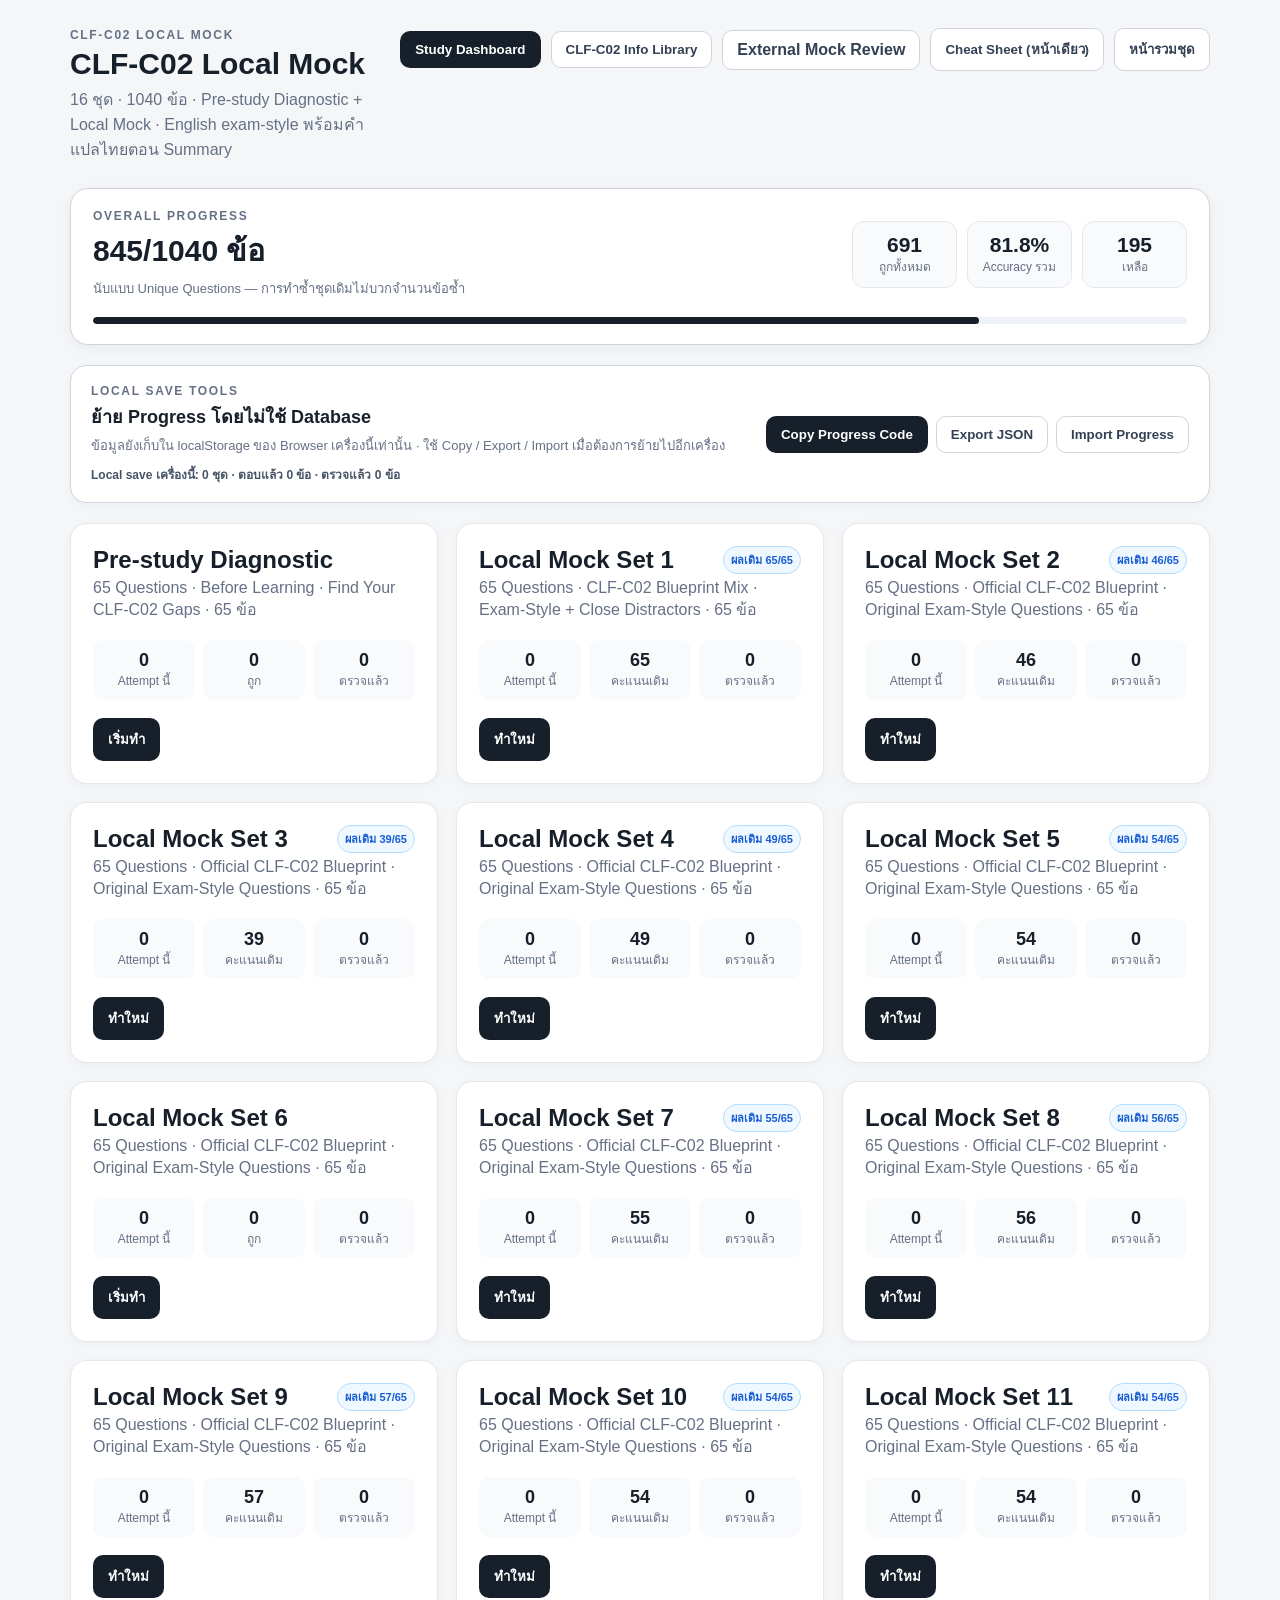
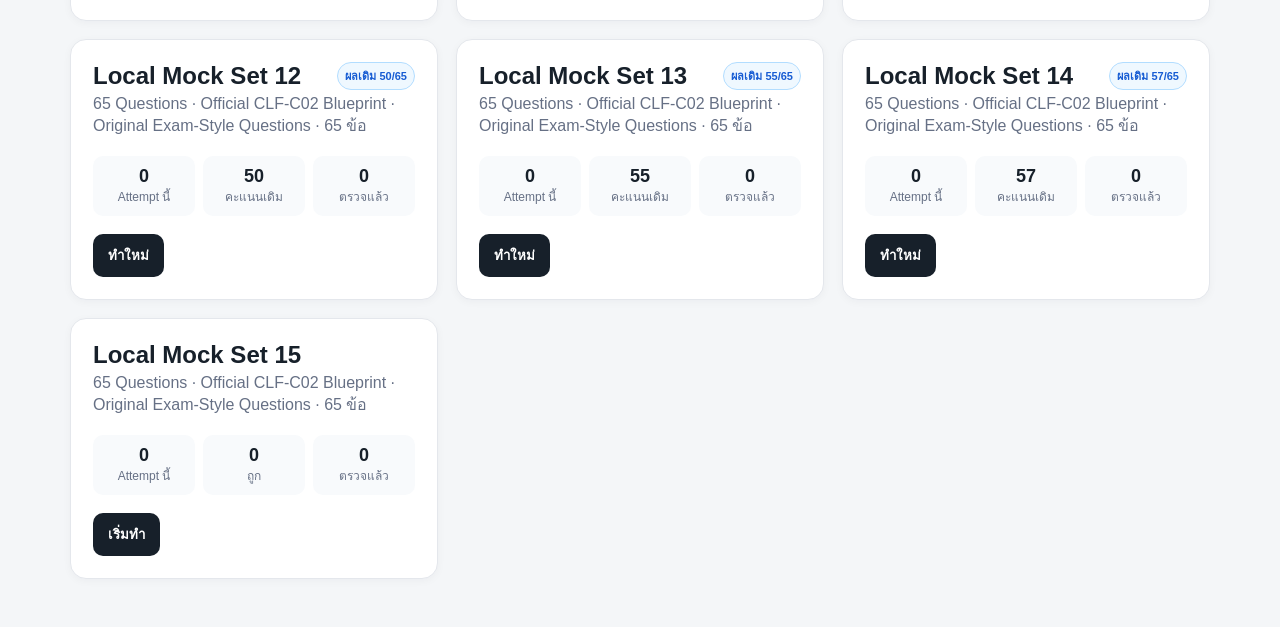
<file: index.html>
<!doctype html>
<html lang="th">
<head>
  <meta charset="utf-8">
  <meta name="viewport" content="width=device-width,initial-scale=1">
  <title>CLF-C02 Local Mock</title>
  <link rel="stylesheet" href="style.css">
  <link rel="stylesheet" href="dashboard.css">
  <link rel="stylesheet" href="study-enhancements.css">
  <link rel="stylesheet" href="explanation-guide.css">
</head>
<body>
  <main class="app-shell">
    <header class="topbar">
      <div>
        <div class="eyebrow">CLF-C02 LOCAL MOCK</div>
        <h1>CLF-C02 Local Mock</h1>
        <p>Pre-study Diagnostic 65 ข้อ + Local Mock Sets 1–15 ชุดละ 65 ข้อ · English exam-style พร้อมคำแปลไทยตอน Summary</p>
      </div>
      <div class="topbar-actions">
        <button id="dashboardBtn" class="primary" type="button">Study Dashboard</button>
        <button id="infoLibraryBtn" class="ghost" type="button">CLF-C02 Info Library</button>
        <a class="ghost" href="./external-mock-review.html" style="text-decoration:none;display:inline-flex;align-items:center">External Mock Review</a>
        <button class="ghost" type="button" onclick="window.location.href='./cheat-sheet.html'">Cheat Sheet (หน้าเดียว)</button>
        <button id="homeBtn" class="ghost" type="button">หน้ารวมชุด</button>
      </div>
    </header>

    <section id="homeView">
      <div id="overallProgress" class="overall-progress"></div>

      <section class="progress-tools" aria-labelledby="progressToolsTitle">
        <div class="progress-tools-copy">
          <div class="eyebrow">LOCAL SAVE TOOLS</div>
          <h2 id="progressToolsTitle">ย้าย Progress โดยไม่ใช้ Database</h2>
          <p>ข้อมูลยังเก็บใน localStorage ของ Browser เครื่องนี้เท่านั้น · ใช้ Copy / Export / Import เมื่อต้องการย้ายไปอีกเครื่อง</p>
          <div id="progressToolStatus" class="progress-tool-status"></div>
        </div>
        <div class="progress-tool-actions">
          <button id="copyProgressBtn" class="primary" type="button">Copy Progress Code</button>
          <button id="exportProgressBtn" class="ghost" type="button">Export JSON</button>
          <button id="importProgressBtn" class="ghost" type="button">Import Progress</button>
        </div>
      </section>

      <div id="setCards" class="set-grid"></div>
    </section>

    <section id="dashboardView" class="dashboard-shell hidden">
      <div class="dashboard-toolbar">
        <div>
          <div class="eyebrow">LOCAL STUDY DASHBOARD</div>
          <h2>ภาพรวมจาก Local Mock ที่ทำไปแล้ว</h2>
          <p class="muted">คำนวณจาก progress ที่อยู่ใน browser เครื่องนี้ และผล review ที่สรุปไว้หลังทำข้อสอบ</p>
        </div>
      </div>

      <div id="dashboardOverview" class="dashboard-overview"></div>

      <section class="dashboard-panel prestudy-panel">
        <div class="dashboard-panel-head">
          <div>
            <h3>Pre-study Diagnostic — Baseline</h3>
            <p class="muted">ผลทดสอบก่อนเริ่มเรียน ใช้เป็นจุดตั้งต้นสำหรับเลือกบททบทวน ไม่รวมกับคะแนน Local Mock ที่ทำภายหลัง</p>
          </div>
          <span class="prestudy-baseline-label">BASELINE · 65 QUESTIONS</span>
        </div>
        <div id="prestudyDiagnosticSummary" class="prestudy-summary-grid"></div>
        <h4 class="prestudy-section-title">ผลแยกตาม Domain</h4>
        <div id="prestudyDiagnosticDomains" class="prestudy-domain-grid"></div>
        <h4 class="prestudy-section-title">บท AWS Learning Hub ที่ควรทบทวน</h4>
        <div id="prestudyDiagnosticChapters" class="prestudy-chapter-list"></div>
        <details class="prestudy-question-details">
          <summary>ดูรายละเอียดข้อที่ตอบผิดทั้ง 14 ข้อ</summary>
          <div id="prestudyDiagnosticQuestions" class="prestudy-question-list"></div>
        </details>
        <p class="dashboard-note prestudy-note">การทดสอบนี้เป็น Pre-study Diagnostic: คำตอบสะท้อนสิ่งที่คุ้นเคยหรือพอนึกออกในวันทำแบบทดสอบ และบางข้ออาจเป็นการเดา คะแนน 78.5% จึงไม่ใช่ผลสอบจำลองหรือหลักฐานว่าหัวข้อที่ตอบถูกเชี่ยวชาญแล้ว · บท L03, L04, L05, L08 และ L12 ไม่มีข้อผิดในชุดนี้ แต่ไม่ได้แปลว่าผ่านหรือเชี่ยวชาญบทเหล่านั้น</p>
      </section>

      <div class="dashboard-two-col">
        <section class="dashboard-panel">
          <div class="dashboard-panel-head">
            <div>
              <h3>คะแนนแต่ละ Set</h3>
              <p class="muted">ดูแนวโน้มทุกชุดแบบเร็ว ๆ</p>
            </div>
          </div>
          <div id="dashboardSets"></div>
        </section>

        <section class="dashboard-panel">
          <div class="dashboard-panel-head">
            <div>
              <h3>Accuracy ตาม Domain</h3>
              <p class="muted">ใช้เฉพาะข้อที่ยังมีรายละเอียดคำตอบใน localStorage</p>
            </div>
          </div>
          <div id="dashboardDomains"></div>
        </section>
      </div>

      <div id="dashboardStrengths" class="dashboard-insights"></div>

      <section class="dashboard-panel">
        <div class="dashboard-panel-head">
          <div>
            <h3>Reviewed Gaps</h3>
            <p class="muted">แยกจากผล review จริงว่าเป็น Concept / Confidence / Language ไม่ได้เดาจากคะแนนอย่างเดียว</p>
          </div>
        </div>
        <div id="dashboardReviewInsights"></div>
      </section>

      <section class="dashboard-panel">
        <div class="dashboard-panel-head">
          <div>
            <h3>อะไรที่ยังขาดอยู่</h3>
            <p class="muted">ดู coverage ก่อนตีความจุดแข็ง/จุดอ่อน</p>
          </div>
        </div>
        <div id="dashboardCoverage"></div>
      </section>

      <section class="dashboard-panel">
        <div class="dashboard-panel-head">
          <div>
            <h3>Review Queue</h3>
            <p class="muted">รวมข้อที่ผิด และข้อที่ Flag 🟡 จากทุก Set ที่มีรายละเอียดใน browser</p>
          </div>
        </div>
        <div id="dashboardReviewQueue"></div>
      </section>
    </section>

    <section id="infoLibraryView" class="info-library-shell hidden">
      <div class="dashboard-toolbar info-library-header">
        <div>
          <div class="eyebrow">CLF-C02 QUICK REFERENCE</div>
          <h2>CLF-C02 Info Library</h2>
          <p class="muted">รวมภาพจำ service/concept ที่ชอบสับสน และ Infographic สำหรับ CLF-C02 ไว้ที่เดียว</p>
        </div>
        <button id="infoLibraryHomeBtn" class="ghost" type="button">← กลับหน้ารวมชุด</button>
      </div>

      <div class="info-library-tabs" role="tablist" aria-label="Info Library sections">
        <button id="infoTopicTabBtn" class="info-library-tab active" type="button">Topic Map</button>
        <button id="infoInfographicTabBtn" class="info-library-tab" type="button">Infographics 1–13</button>
      </div>

      <section id="infoTopicPanel" class="dashboard-panel info-library-panel">
        <div id="dashboardFamilyGuide"></div>
      </section>

      <section id="infoInfographicPanel" class="dashboard-panel info-library-panel hidden">
        <div class="infographic-library-head">
          <div>
            <h3>CLF-C02 Infographics</h3>
            <p class="muted">13 หน้าแบบภาพจำ ครอบคลุม Cloud Concepts, Security, Compute, Storage, Networking, Analytics, Pricing และ Support</p>
          </div>
          <input id="infographicSearch" class="family-guide-search" type="search" placeholder="ค้นหา Page / topic เช่น IAM, EC2, S3, Route 53, Budgets...">
        </div>
        <div id="infographicGallery" class="infographic-gallery"></div>
      </section>
    </section>

    <div id="infographicModal" class="infographic-modal hidden" role="dialog" aria-modal="true" aria-labelledby="infographicModalTitle">
      <div class="infographic-modal-card">
        <div class="infographic-modal-head">
          <h2 id="infographicModalTitle">Infographic</h2>
          <button id="infographicModalClose" class="ghost" type="button" aria-label="ปิด">✕</button>
        </div>
        <div id="infographicModalBody"></div>
      </div>
    </div>

    <section id="quizView" class="hidden">
      <div class="quiz-toolbar">
        <div>
          <div id="setTitle" class="set-title"></div>
          <div id="setMeta" class="muted"></div>
        </div>
        <div class="toolbar-actions">
          <button id="summaryBtn" class="primary hidden" type="button">Summary</button>
          <button id="incorrectBtn" class="ghost" type="button">ดูข้อที่ผิด</button>
          <button id="resetBtn" class="danger-ghost" type="button">เริ่มชุดนี้ใหม่</button>
        </div>
      </div>

      <div class="progress-wrap"><div id="progressBar" class="progress-bar"></div></div>

      <div class="quiz-layout">
        <aside class="question-nav-panel">
          <div class="nav-title">ข้อสอบ</div>
          <div id="questionGrid" class="question-grid"></div>
        </aside>

        <article class="question-card">
          <div class="question-head">
            <div class="question-head-left">
              <span id="domainBadge" class="badge"></span>
              <button id="vocabBtn" class="vocab-btn hidden" type="button">? Vocabulary</button>
            </div>
            <span id="questionCounter" class="muted"></span>
          </div>
          <h2 id="questionText"></h2>
          <div id="vocabPanel" class="vocab-panel hidden"></div>
          <div id="multiHint" class="hint hidden"></div>
          <div id="choices" class="choices"></div>

          <div class="review-flag-row">
            <label id="reviewFlagLabel" class="review-flag" for="explainMoreCheck">
              <input id="explainMoreCheck" type="checkbox">
              <span><strong>🟡 ขอให้อธิบายเพิ่มตอนรีวิว</strong><small>ติ๊กเมื่อคิดว่าน่าจะใช่ แต่ยังไม่มั่นใจ หรืออยากให้ช่วยอธิบาย concept นี้เพิ่ม</small></span>
            </label>
          </div>

          <div class="answer-actions">
            <button id="checkBtn" class="primary" type="button">ตรวจคำตอบ</button>
          </div>

          <div id="feedback" class="feedback hidden"></div>

          <div class="bottom-nav">
            <button id="prevBtn" class="ghost" type="button">← ข้อก่อนหน้า</button>
            <div id="scoreText" class="score"></div>
            <button id="nextBtn" class="primary" type="button">ข้อถัดไป →</button>
          </div>
        </article>
      </div>
    </section>

    <section id="summaryView" class="hidden">
      <div class="summary-toolbar">
        <div>
          <div class="eyebrow">RESULT SUMMARY</div>
          <h2 id="summaryTitle">Summary</h2>
          <div id="summaryMeta" class="muted"></div>
        </div>
        <button id="backToQuizBtn" class="ghost" type="button">← กลับไปข้อสอบ</button>
      </div>
      <div id="summaryStats" class="summary-stats"></div>
      <div class="summary-section-head">
        <div>
          <h3 id="summarySectionTitle">รายละเอียดทุกข้อ</h3>
          <p id="summarySectionMeta" class="muted">แสดงทุกข้อพร้อมสถานะ คำตอบ และคำอธิบาย</p>
        </div>
        <div class="summary-actions">
          <div class="summary-filter" role="group" aria-label="Summary filter">
            <button id="summaryAllBtn" class="filter-btn active" type="button">ทุกข้อ</button>
            <button id="summaryWrongBtn" class="filter-btn" type="button">เฉพาะข้อผิด</button>
            <button id="summaryExplainBtn" class="filter-btn" type="button">ขออธิบายเพิ่ม</button>
          </div>
          <button id="copySummaryBtn" class="ghost" type="button">คัดลอกผลสำหรับรีวิว</button>
        </div>
      </div>
      <div id="summaryList" class="wrong-summary-list"></div>
    </section>
  </main>

  <div id="progressModal" class="progress-modal hidden" role="dialog" aria-modal="true" aria-labelledby="progressModalTitle">
    <div class="progress-modal-card">
      <div class="progress-modal-head">
        <div>
          <div class="eyebrow">IMPORT PROGRESS</div>
          <h2 id="progressModalTitle">นำ Progress เข้าเครื่องนี้</h2>
        </div>
        <button id="closeProgressModalBtn" class="ghost modal-close" type="button" aria-label="ปิด">✕</button>
      </div>

      <p class="muted progress-modal-help">Paste Progress Code ที่ขึ้นต้นด้วย <strong>CLFPROGRESS1:</strong> หรือวาง JSON ที่ Export จากเว็บนี้ก็ได้</p>
      <textarea id="progressCodeInput" class="progress-code-input" rows="8" placeholder="Paste Progress Code หรือ JSON ที่นี่..."></textarea>

      <div class="progress-file-row">
        <label class="ghost file-picker-label" for="progressFileInput">เลือกไฟล์ JSON</label>
        <input id="progressFileInput" class="hidden-file-input" type="file" accept="application/json,.json">
        <span id="progressFileName" class="muted">ยังไม่ได้เลือกไฟล์</span>
      </div>

      <div id="progressImportPreview" class="progress-import-preview">ยังไม่มีข้อมูลสำหรับ Import</div>
      <div id="progressImportMessage" class="progress-import-message hidden"></div>

      <div class="progress-modal-actions">
        <button id="mergeProgressBtn" class="primary" type="button" disabled>Merge Progress</button>
        <button id="replaceProgressBtn" class="danger-ghost" type="button" disabled>Replace ทั้งหมด</button>
      </div>
      <p class="progress-modal-note"><strong>Merge</strong> จะเก็บคำตอบที่เครื่องนี้มีอยู่ และเติมข้อมูลที่ขาดจากอีกเครื่อง · <strong>Replace</strong> จะล้าง Local Mock progress ของเครื่องนี้ก่อนนำข้อมูลเข้า</p>
    </div>
  </div>

  <script src="data/prestudy-diagnostic.js"></script>
  <script src="data/local-set-01-domain1.js"></script>
  <script src="data/local-set-01-domain2.js"></script>
  <script src="data/local-set-01-domain3.js"></script>
  <script src="data/local-set-01-domain4.js"></script>
  <script src="data/local-set-01-builder.js"></script>
  <script src="data/local-set-factory.js"></script>
  <script src="data/local-set-02.js"></script>
  <script src="data/local-set-03.js"></script>
  <script src="data/local-set-04-domain1.js"></script>
  <script src="data/local-set-04-domain2.js"></script>
  <script src="data/local-set-04-domain3.js"></script>
  <script src="data/local-set-04-domain4.js"></script>
  <script src="data/local-set-04-builder.js"></script>
  <script src="data/local-set-05-domain1.js"></script>
  <script src="data/local-set-05-domain2.js"></script>
  <script src="data/local-set-05-domain3.js"></script>
  <script src="data/local-set-05-domain4.js"></script>
  <script src="data/local-set-05-builder.js"></script>
  <script src="data/local-set-06-domain1.js"></script>
  <script src="data/local-set-06-domain2.js"></script>
  <script src="data/local-set-06-domain3.js"></script>
  <script src="data/local-set-06-domain4.js"></script>
  <script src="data/local-set-06-builder.js"></script>
  <script src="data/local-set-07-domain1.js"></script>
  <script src="data/local-set-07-domain2.js"></script>
  <script src="data/local-set-07-domain3.js"></script>
  <script src="data/local-set-07-domain4.js"></script>
  <script src="data/local-set-07-builder.js"></script>
  <script src="data/local-set-08-domain1.js"></script>
  <script src="data/local-set-08-domain2.js"></script>
  <script src="data/local-set-08-domain3.js"></script>
  <script src="data/local-set-08-domain4.js"></script>
  <script src="data/local-set-08-builder.js"></script>
  <script src="data/local-set-09-domain1.js"></script>
  <script src="data/local-set-09-domain2.js"></script>
  <script src="data/local-set-09-domain3.js"></script>
  <script src="data/local-set-09-domain4.js"></script>
  <script src="data/local-set-09-builder.js"></script>
  <script src="data/local-set-10-domain1.js"></script>
  <script src="data/local-set-10-domain2.js"></script>
  <script src="data/local-set-10-domain3.js"></script>
  <script src="data/local-set-10-domain4.js"></script>
  <script src="data/local-set-10-builder.js"></script>
  <script src="data/local-set-11-domain1.js"></script>
  <script src="data/local-set-11-domain2.js"></script>
  <script src="data/local-set-11-domain3.js"></script>
  <script src="data/local-set-11-domain4.js"></script>
  <script src="data/local-set-11-builder.js"></script>
  <script src="data/local-set-12-domain1.js"></script>
  <script src="data/local-set-12-domain2.js"></script>
  <script src="data/local-set-12-domain3.js"></script>
  <script src="data/local-set-12-domain4.js"></script>
  <script src="data/local-set-12-builder.js"></script>
  <script src="data/local-set-13-domain1.js"></script>
  <script src="data/local-set-13-domain2.js"></script>
  <script src="data/local-set-13-domain3.js"></script>
  <script src="data/local-set-13-domain4.js"></script>
  <script src="data/local-set-13-builder.js"></script>
  <script src="data/local-set-14.js"></script>
  <script src="data/local-set-15.js"></script>
  <script src="data/review-insights.js"></script>
  <script src="data/review-insights-set13.js"></script>
  <script src="data/review-insights-set14.js"></script>
  <script src="data/exam-family-guide.js"></script>
  <script src="data/info-library-updates.js"></script>
  <script src="data/infographic-pages.js"></script>
  <script src="data/info-library-domain1-set11-13.js"></script>
  <script src="data/info-library-domain2-set11-13.js"></script>
  <script src="data/info-library-domain3-core-set11-13.js"></script>
  <script src="data/info-library-domain3-apps-set11-13.js"></script>
  <script src="data/info-library-domain4-set11-13.js"></script>
  <script src="data/info-library-choice-coverage-set11-13.js"></script>
  <script src="data/infographic-set11-13.js"></script>

  <script src="data/explanation-guide.js"></script>
  <script src="app.js"></script>
  <script src="study-enhancements.js"></script>
  <script src="review-flags.js"></script>
  <script src="english-notes.js"></script>
  <script src="dashboard.js"></script>
  <script src="dashboard-advanced.js"></script>
  <script src="dashboard-family-guide.js"></script>
  <script src="infographics.js"></script>
  <script src="dashboard-vocabulary.js"></script>
  <script src="dashboard-set-count-patch.js"></script>
</body>
</html>
</file>
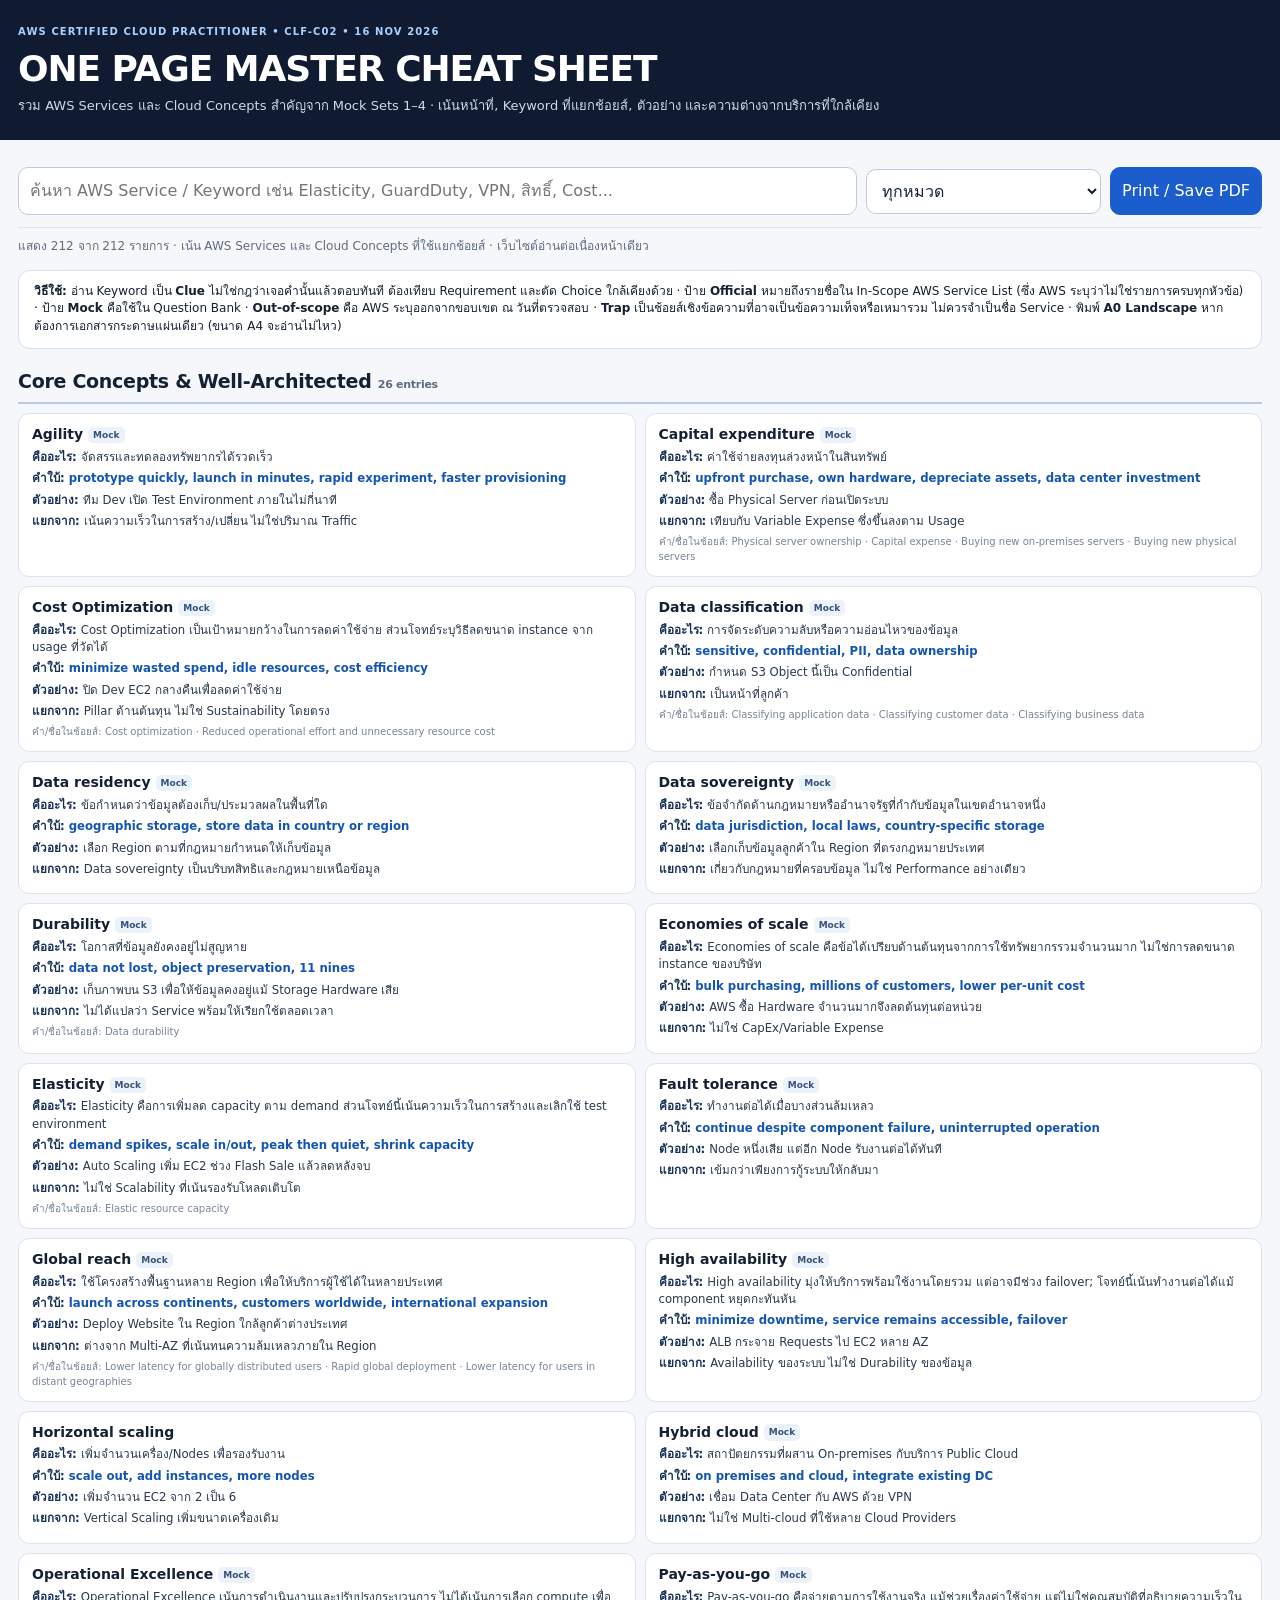
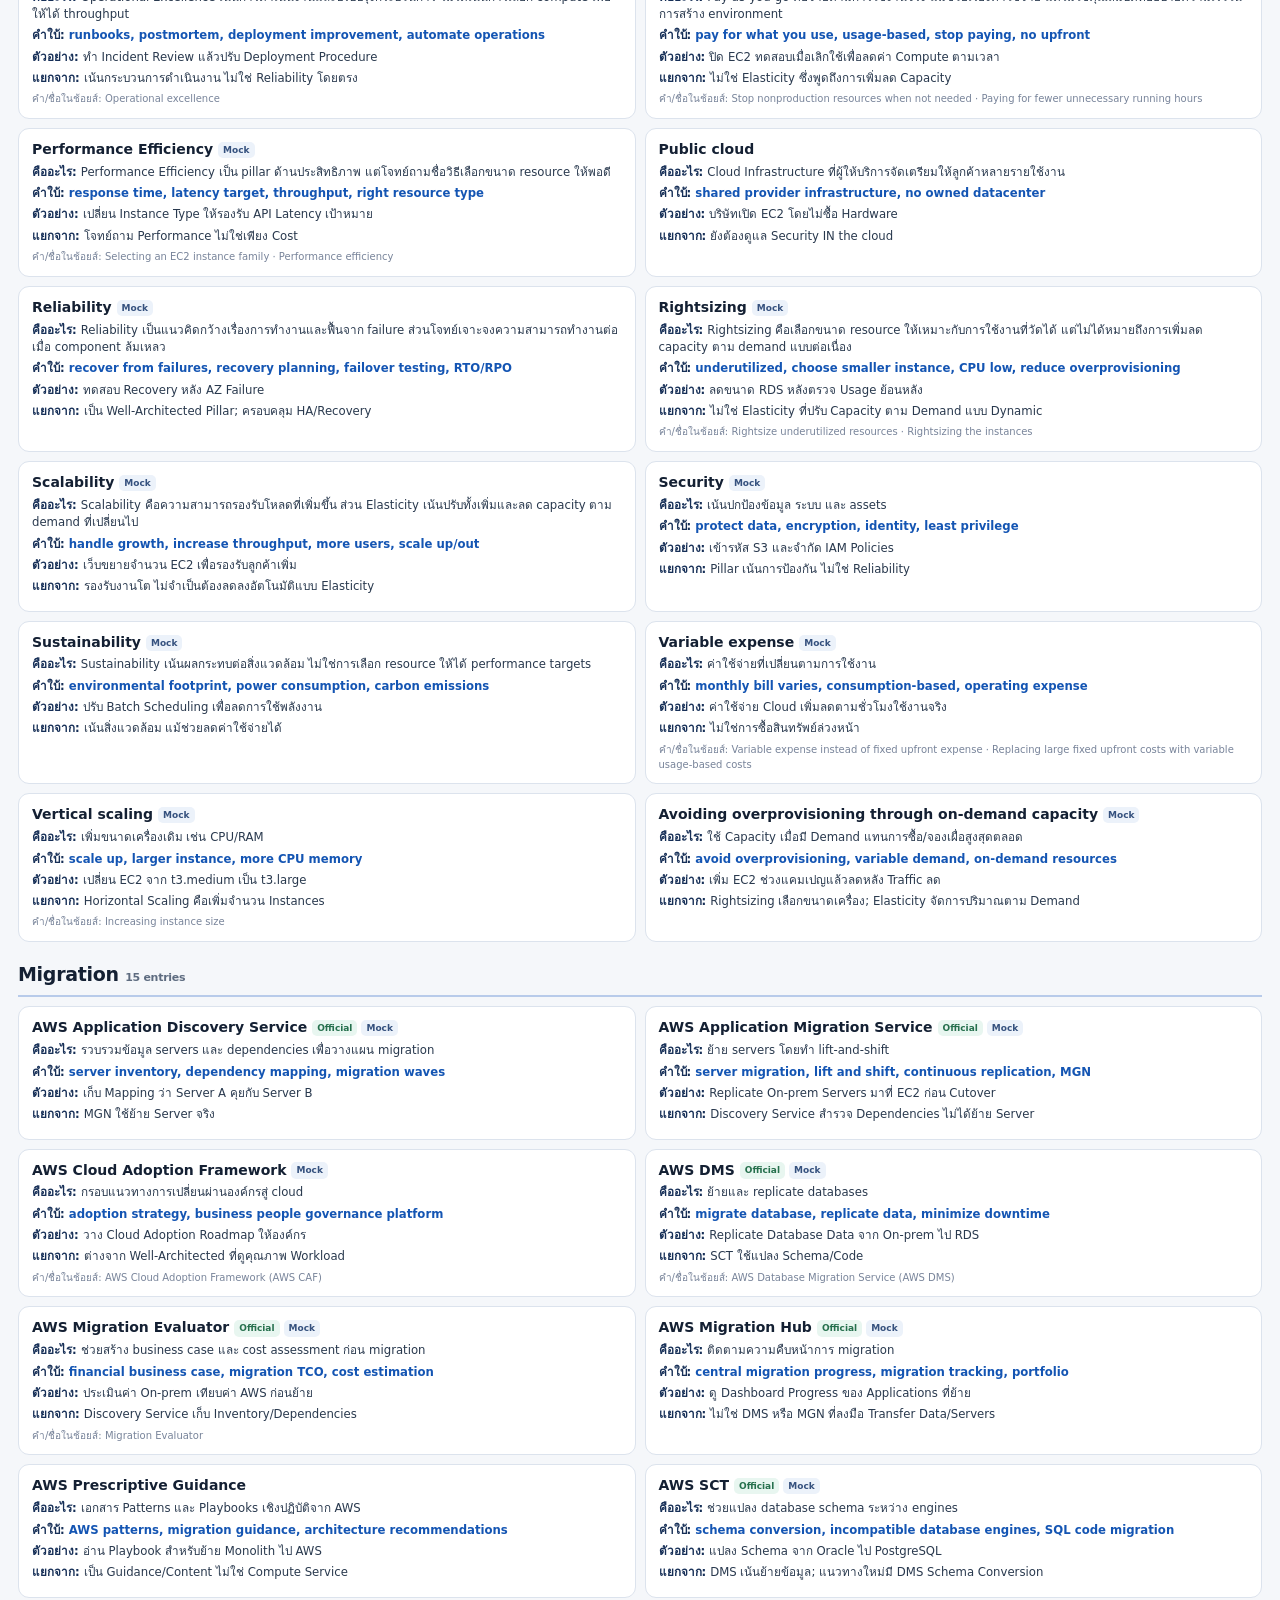
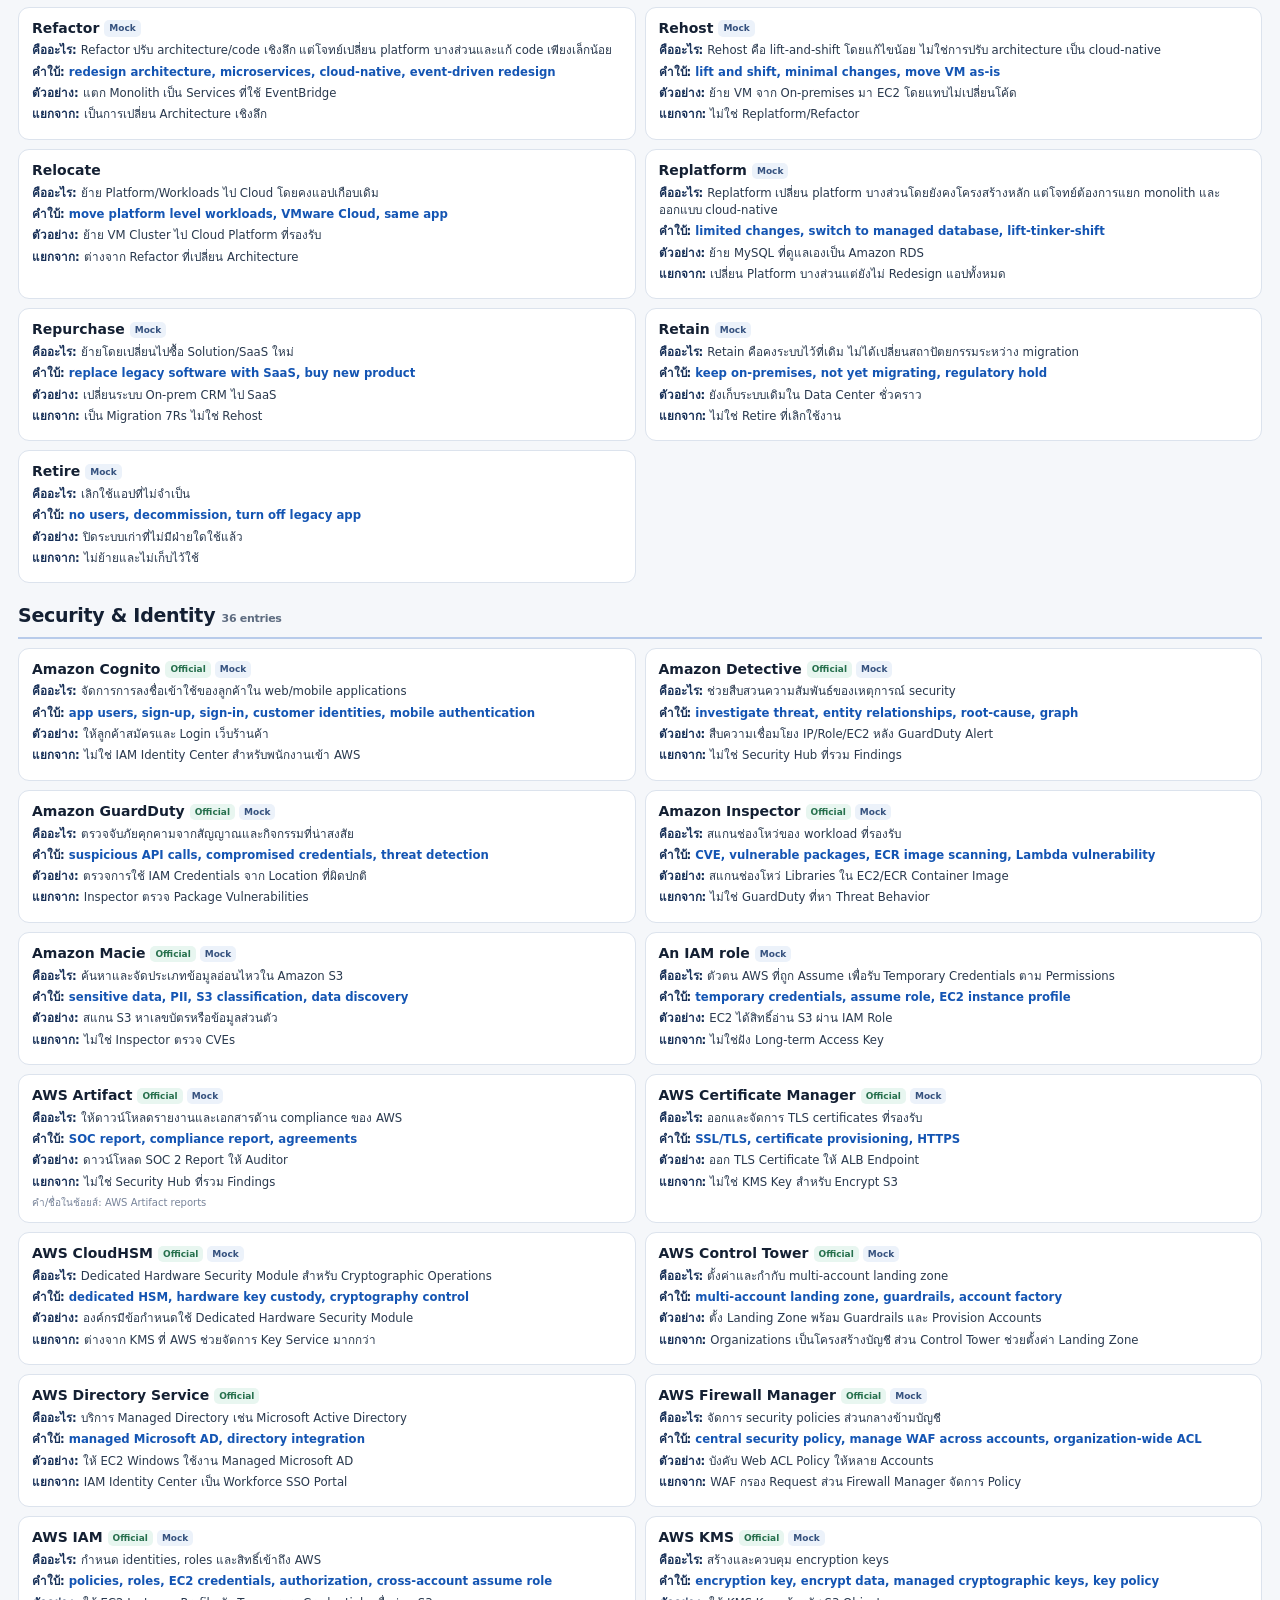
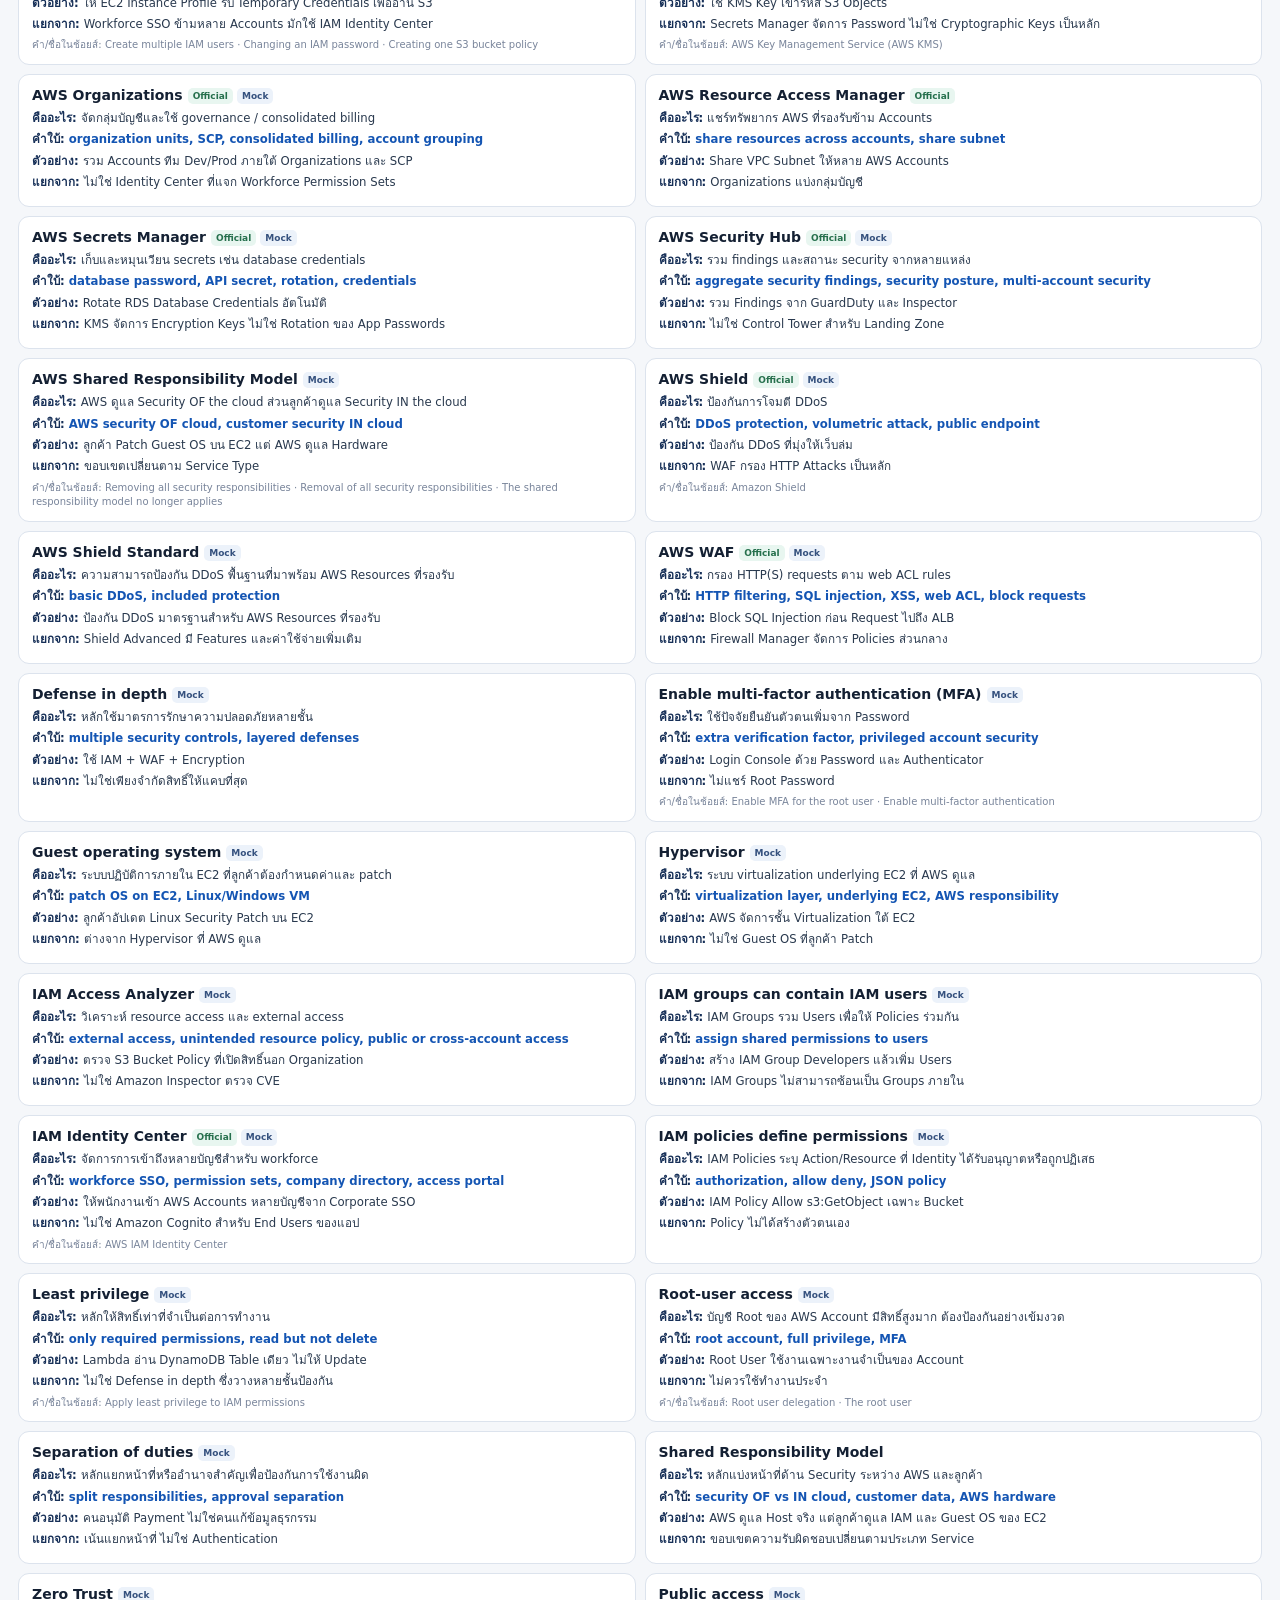
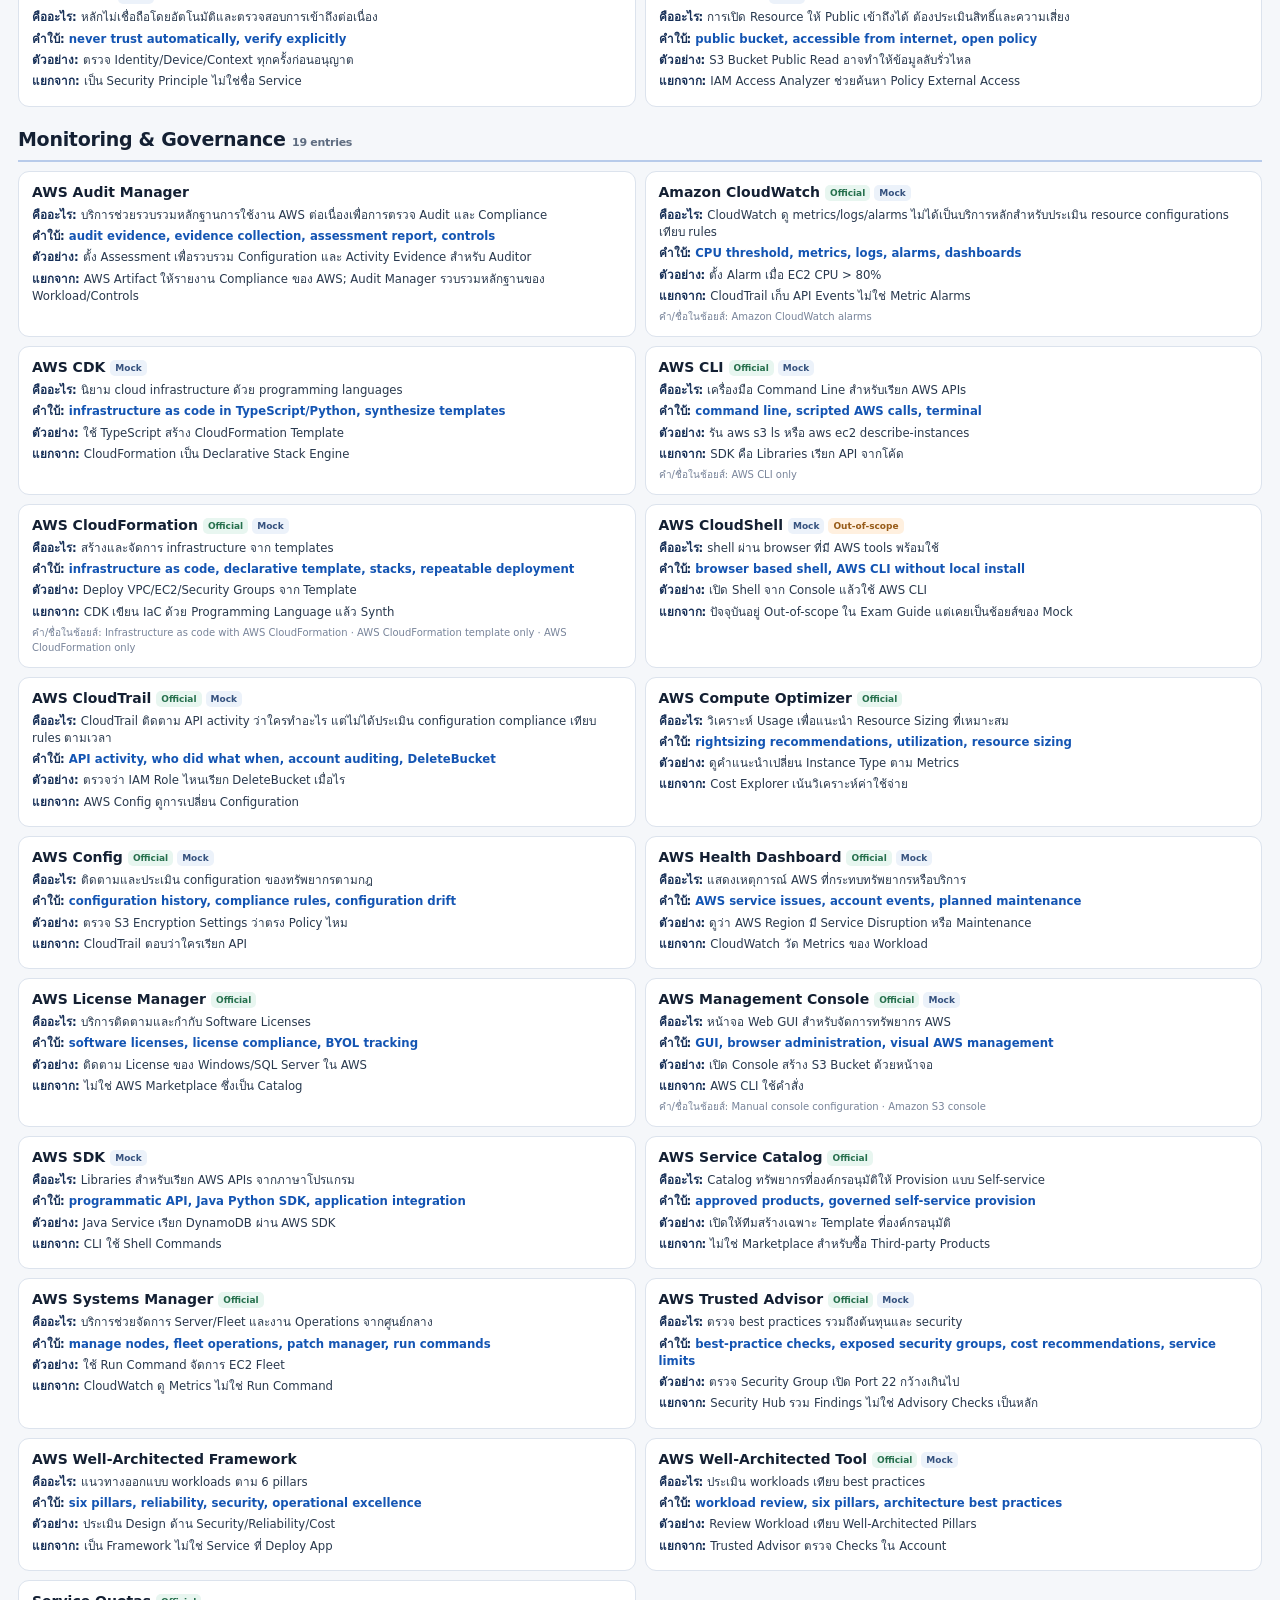
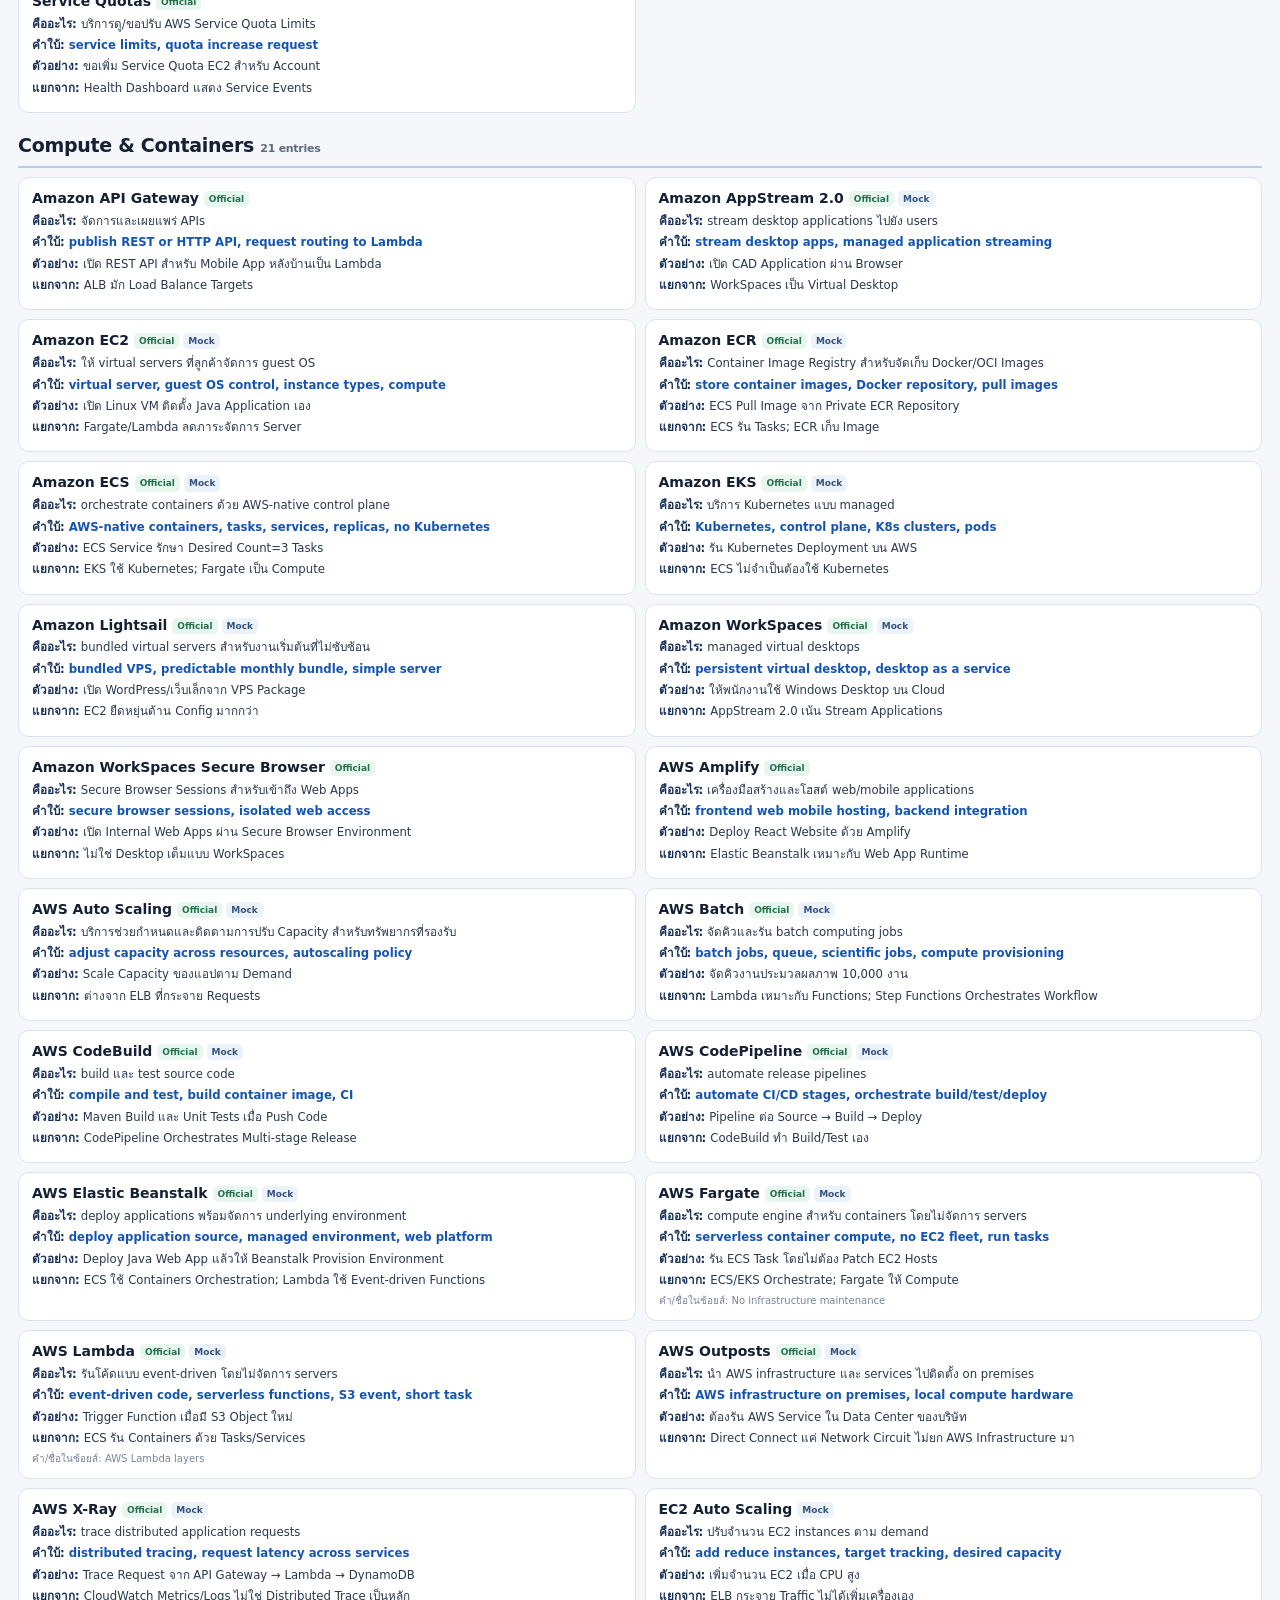
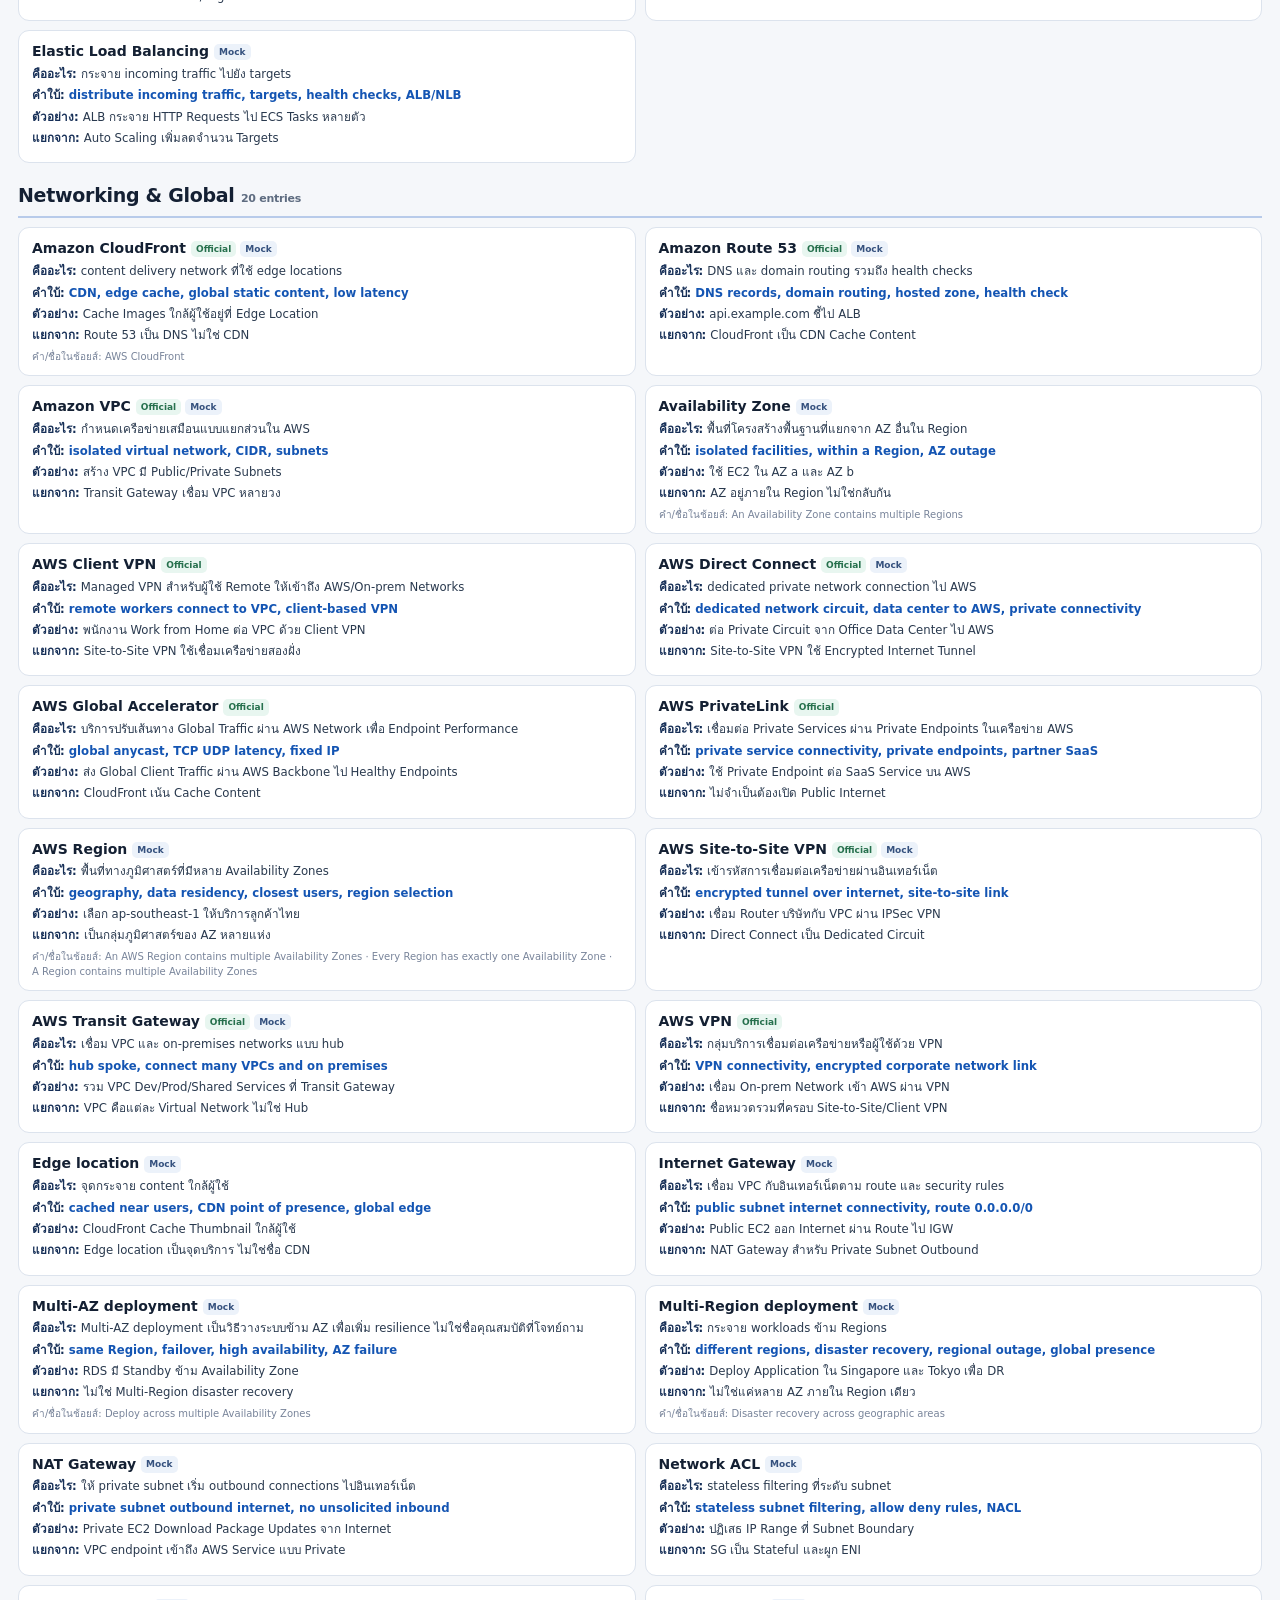
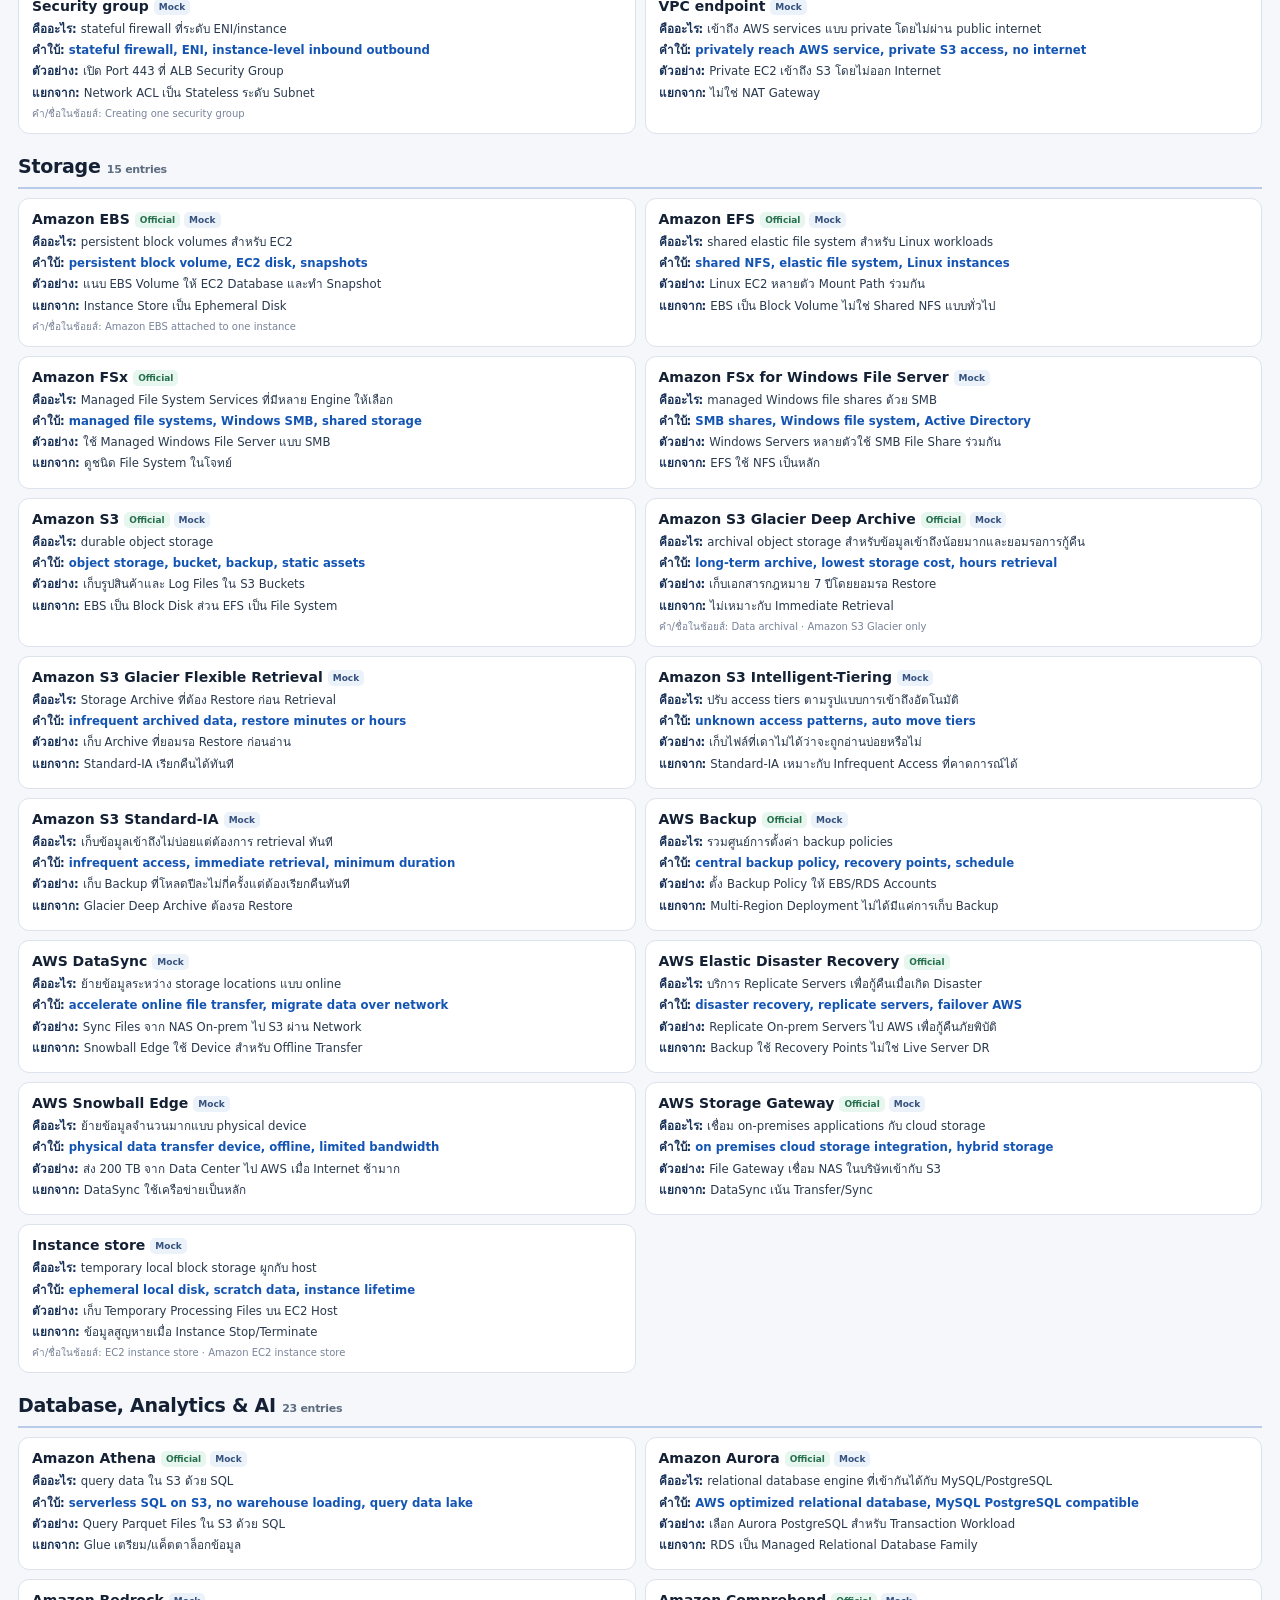
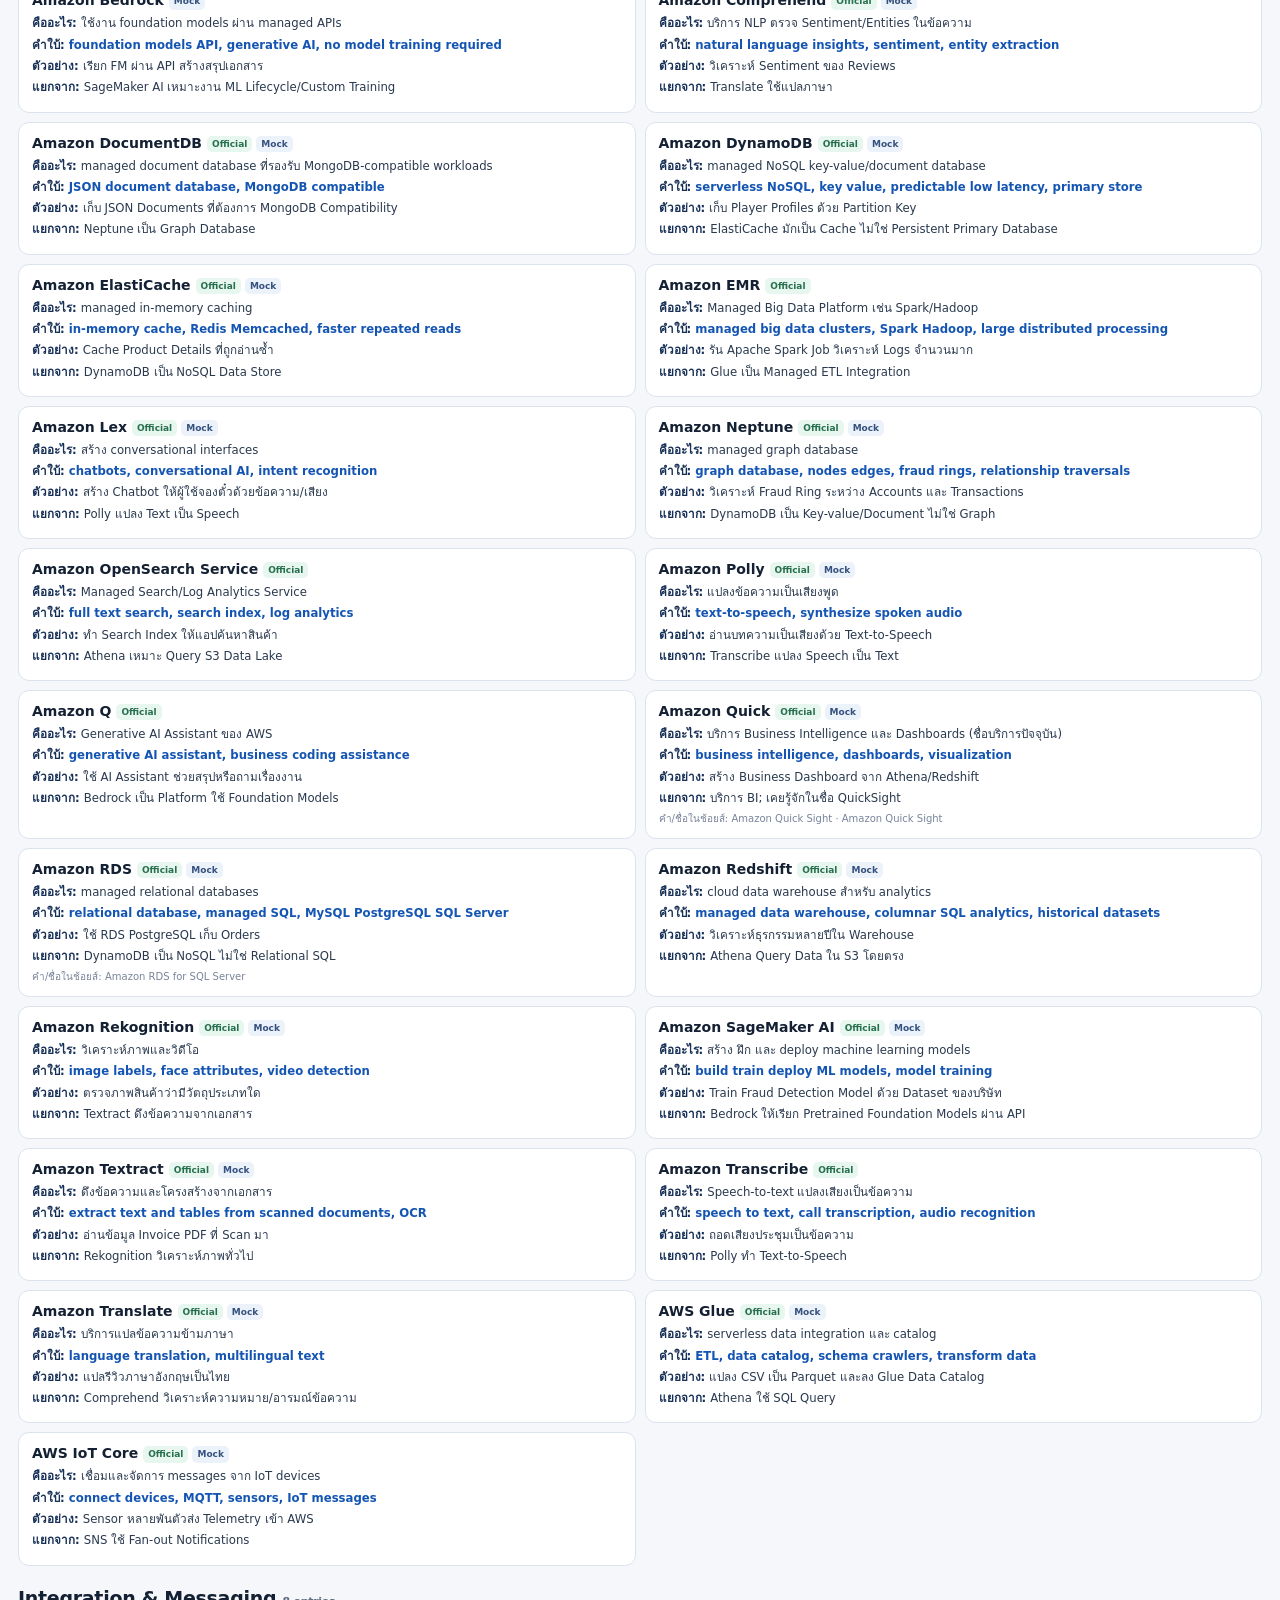
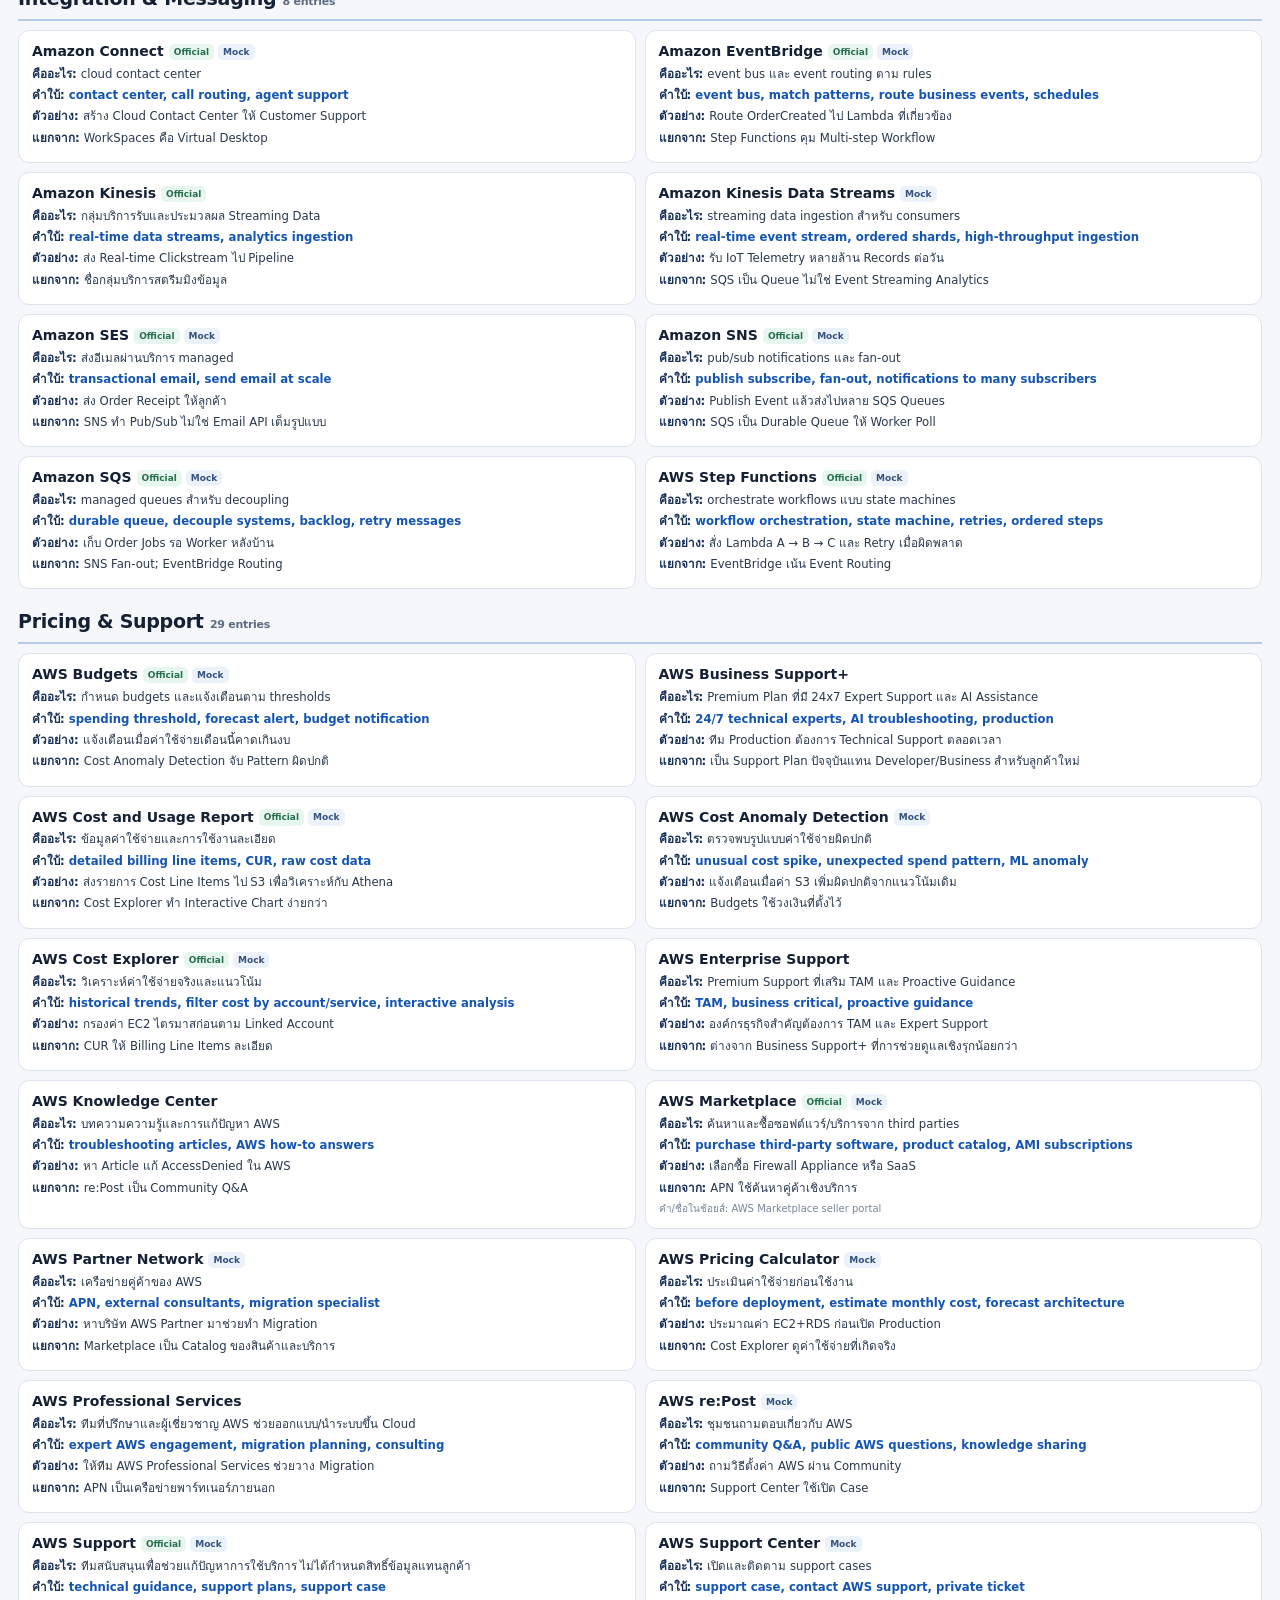
<file: cheat-sheet.html>
<!doctype html>
<html lang="th">
<head>
<meta charset="utf-8">
<meta name="viewport" content="width=device-width,initial-scale=1">
<meta name="description" content="CLF-C02 One-page Master Cheat Sheet: AWS services, concepts, keywords, examples, close distractors">
<title>CLF-C02 • One Page Master Cheat Sheet</title>
<style>
:root{color-scheme:light;--bg:#f5f7fa;--paper:#fff;--ink:#142033;--muted:#5e6c80;--line:#dce3ed;--blue:#175cd3;--soft:#edf4ff;--amber:#996008;--danger:#9a3b3b}
*{box-sizing:border-box}html{scroll-behavior:smooth}body{font-family:system-ui,-apple-system,"Noto Sans Thai",Tahoma,sans-serif;margin:0;background:var(--bg);color:var(--ink);line-height:1.48}
header{background:#101b31;color:#fff;padding:25px max(18px,calc((100vw - 1470px)/2));}h1{font-size:clamp(23px,3vw,36px);margin:0 0 6px;line-height:1.2;letter-spacing:-.03em}header p{color:#d0dae9;max-width:1080px;margin:0;font-size:13px}.eyebrow{letter-spacing:.11em;text-transform:uppercase;font-size:10px;font-weight:800;color:#a9d0ff;margin-bottom:7px}
main{max-width:1490px;margin:auto;padding:15px 18px 34px}.toolbar{position:sticky;top:0;z-index:20;background:rgba(245,247,250,.97);backdrop-filter:blur(8px);padding:12px 0;border-bottom:1px solid var(--line);display:grid;grid-template-columns:minmax(230px,1fr) 235px auto;gap:9px;align-items:center}input,select,button{font:inherit;border:1px solid #bdcadb;border-radius:10px;background:#fff;padding:11px;color:var(--ink)}input:focus,select:focus{outline:2px solid var(--blue);outline-offset:0}button{cursor:pointer}button:hover{background:var(--soft)}.button-primary{color:#fff;background:#1b5dcc;border-color:#1b5dcc}.button-primary:hover{background:#174fae}.meta{font-size:12px;color:var(--muted);margin:10px 0 14px}.meta b{color:#1f3b66}.note{font-size:12px;padding:12px 15px;border:1px solid #d2dfed;border-radius:12px;background:#fff;margin-bottom:18px}.note a{color:#175cd3}h2{font-size:19px;letter-spacing:-.015em;margin:18px 0 9px;padding:0 0 7px;border-bottom:2px solid #b8cbea}.category-summary{font-size:11px;color:var(--muted);font-weight:600}
#sections{display:block}.cards{display:grid;grid-template-columns:repeat(2,minmax(0,1fr));gap:9px}.entry{background:var(--paper);border:1px solid var(--line);border-radius:11px;padding:11px 13px;min-width:0;break-inside:avoid}.name{font-weight:800;font-size:14px;overflow-wrap:anywhere;line-height:1.35;margin-bottom:5px}.tags{display:inline-flex;gap:4px;vertical-align:middle;margin-left:5px;flex-wrap:wrap}.tag{font-size:9px;border-radius:5px;padding:2px 5px;background:#ecf2fa;color:#35517e;font-weight:750;vertical-align:middle}.tag.official{background:#e8f6f0;color:#26704d}.tag.out{background:#fff0df;color:#975b18}.tag.trap{background:#fff0ed;color:#9a3b3b}.line{font-size:11.7px;margin:4px 0;line-height:1.48;color:#29394e}.line strong{color:#162f57}.keywords{color:#1455b3;font-weight:680}.alias{color:#78849a;font-size:10px;margin-top:5px}.hidden{display:none!important}.empty{padding:30px;text-align:center;color:var(--muted)}
footer{font-size:11px;color:#64748b;max-width:1490px;margin:0 auto 30px;padding:10px 18px}footer a{color:#2b61aa}code{font-size:.92em}
@media (min-width:1300px){.cards{grid-template-columns:repeat(3,minmax(0,1fr))}}
@media(max-width:800px){.toolbar{grid-template-columns:1fr 1fr}.toolbar input{grid-column:1/-1}.cards{grid-template-columns:1fr}main{padding:12px}header{padding:24px 14px}}
@page{size:A0 landscape;margin:9mm}
@media print{
 html,body{width:auto;height:auto;background:#fff;color:#111;overflow:visible!important}
 header{background:#fff!important;color:#111;padding:0 0 8mm;border-bottom:1.5px solid #222}
 h1{font-size:27pt}header p,.meta,.note{font-size:8pt;color:#444}
 .toolbar,.noprint,footer{display:none!important}main{max-width:none;padding:0;margin:0}
 #sections{columns:9;column-gap:4mm;column-fill:auto}
 section{break-inside:auto;display:block;max-width:100%}
 h2{font-size:11pt;border-bottom:1px solid #333;margin:6mm 0 2mm;break-after:avoid;line-height:1.1}
 .cards{display:block}
 .entry{break-inside:avoid;border:0;border-bottom:.3px solid #ccc;border-radius:0;padding:1.6mm 0;margin:0 0 .6mm}
 .name{font-size:8pt;margin:0 0 .5mm}
 .line{font-size:6.1pt;line-height:1.24;margin:1px 0}
 .tag{font-size:5.5pt;border:0;padding:0 1px}.alias{font-size:5.5pt}
 .keywords{color:#111}section,.entry{box-shadow:none}
}
</style>
</head>
<body>
<header>
<div class="eyebrow">AWS Certified Cloud Practitioner • CLF-C02 • 16 Nov 2026</div>
<h1>ONE PAGE MASTER CHEAT SHEET</h1>
<p>รวม AWS Services และ Cloud Concepts สำคัญจาก Mock Sets 1–4 · เน้นหน้าที่, Keyword ที่แยกช้อยส์, ตัวอย่าง และความต่างจากบริการที่ใกล้เคียง</p>
</header>
<main>
<div class="toolbar noprint">
<input id="search" type="search" placeholder="ค้นหา AWS Service / Keyword เช่น Elasticity, GuardDuty, VPN, สิทธิ์, Cost..." aria-label="ค้นหา">
<select id="category" aria-label="เลือกหมวด"><option value="">ทุกหมวด</option></select>
<button class="button-primary" id="print" type="button">Print / Save PDF</button>
</div>
<p class="meta" id="stats"></p>
<div class="note"><b>วิธีใช้:</b> อ่าน Keyword เป็น <b>Clue</b> ไม่ใช่กฎว่าเจอคำนั้นแล้วตอบทันที ต้องเทียบ Requirement และตัด Choice ใกล้เคียงด้วย · ป้าย <b>Official</b> หมายถึงรายชื่อใน In-Scope AWS Service List (ซึ่ง AWS ระบุว่าไม่ใช่รายการครบทุกหัวข้อ) · ป้าย <b>Mock</b> คือใช้ใน Question Bank · <b>Out-of-scope</b> คือ AWS ระบุออกจากขอบเขต ณ วันที่ตรวจสอบ · <b>Trap</b> เป็นช้อยส์เชิงข้อความที่อาจเป็นข้อความเท็จหรือเหมารวม ไม่ควรจำเป็นชื่อ Service · พิมพ์ <b>A0 Landscape</b> หากต้องการเอกสารกระดาษแผ่นเดียว (ขนาด A4 จะอ่านไม่ไหว)</div>
<div id="sections"></div>
<div class="empty hidden" id="empty">ไม่พบคำที่ค้นหา ลองใช้ชื่อ Service หรือ Keyword สั้นลง</div>
</main>
<footer>ข้อมูลอ้างอิง: <a href="https://docs.aws.amazon.com/aws-certification/latest/cloud-practitioner-02/" target="_blank" rel="noopener">Official CLF-C02 Exam Guide</a> · <a href="https://docs.aws.amazon.com/aws-certification/latest/cloud-practitioner-02/clf-02-in-scope-services.html" target="_blank" rel="noopener">In-Scope Services</a> · <a href="https://docs.aws.amazon.com/aws-certification/latest/cloud-practitioner-02/clf-02-out-of-scope-services.html" target="_blank" rel="noopener">Out-of-Scope Services</a> · <a href="https://docs.aws.amazon.com/awssupport/latest/user/aws-support-plans.html" target="_blank" rel="noopener">Support Plans</a>. สรุปเพื่อฝึกสอบ ไม่ใช่ข้อสอบจริงหรือการรับรองโดย AWS.</footer>
<script>
"use strict";
const DATA=[{"term":"AWS Audit Manager","category":"Monitoring & Governance","meaning":"บริการช่วยรวบรวมหลักฐานการใช้งาน AWS ต่อเนื่องเพื่อการตรวจ Audit และ Compliance","cue":"audit evidence, evidence collection, assessment report, controls","example":"ตั้ง Assessment เพื่อรวบรวม Configuration และ Activity Evidence สำหรับ Auditor","contrast":"AWS Artifact ให้รายงาน Compliance ของ AWS; Audit Manager รวบรวมหลักฐานของ Workload/Controls","aliases":[],"mock":false,"official":false,"out":false,"trap":false},{"term":"Agility","category":"Core Concepts & Well-Architected","meaning":"จัดสรรและทดลองทรัพยากรได้รวดเร็ว","cue":"prototype quickly, launch in minutes, rapid experiment, faster provisioning","example":"ทีม Dev เปิด Test Environment ภายในไม่กี่นาที","contrast":"เน้นความเร็วในการสร้าง/เปลี่ยน ไม่ใช่ปริมาณ Traffic","aliases":[],"mock":true,"official":false,"out":false,"trap":false},{"term":"Capital expenditure","category":"Core Concepts & Well-Architected","meaning":"ค่าใช้จ่ายลงทุนล่วงหน้าในสินทรัพย์","cue":"upfront purchase, own hardware, depreciate assets, data center investment","example":"ซื้อ Physical Server ก่อนเปิดระบบ","contrast":"เทียบกับ Variable Expense ซึ่งขึ้นลงตาม Usage","aliases":["Physical server ownership","Capital expense","Buying new on-premises servers","Buying new physical servers"],"mock":true,"official":false,"out":false,"trap":false},{"term":"Cost Optimization","category":"Core Concepts & Well-Architected","meaning":"Cost Optimization เป็นเป้าหมายกว้างในการลดค่าใช้จ่าย ส่วนโจทย์ระบุวิธีลดขนาด instance จาก usage ที่วัดได้","cue":"minimize wasted spend, idle resources, cost efficiency","example":"ปิด Dev EC2 กลางคืนเพื่อลดค่าใช้จ่าย","contrast":"Pillar ด้านต้นทุน ไม่ใช่ Sustainability โดยตรง","aliases":["Cost optimization","Reduced operational effort and unnecessary resource cost"],"mock":true,"official":false,"out":false,"trap":false},{"term":"Data classification","category":"Core Concepts & Well-Architected","meaning":"การจัดระดับความลับหรือความอ่อนไหวของข้อมูล","cue":"sensitive, confidential, PII, data ownership","example":"กำหนด S3 Object นี้เป็น Confidential","contrast":"เป็นหน้าที่ลูกค้า","aliases":["Classifying application data","Classifying customer data","Classifying business data"],"mock":true,"official":false,"out":false,"trap":false},{"term":"Data residency","category":"Core Concepts & Well-Architected","meaning":"ข้อกำหนดว่าข้อมูลต้องเก็บ/ประมวลผลในพื้นที่ใด","cue":"geographic storage, store data in country or region","example":"เลือก Region ตามที่กฎหมายกำหนดให้เก็บข้อมูล","contrast":"Data sovereignty เป็นบริบทสิทธิและกฎหมายเหนือข้อมูล","aliases":[],"mock":true,"official":false,"out":false,"trap":false},{"term":"Data sovereignty","category":"Core Concepts & Well-Architected","meaning":"ข้อจำกัดด้านกฎหมายหรืออำนาจรัฐที่กำกับข้อมูลในเขตอำนาจหนึ่ง","cue":"data jurisdiction, local laws, country-specific storage","example":"เลือกเก็บข้อมูลลูกค้าใน Region ที่ตรงกฎหมายประเทศ","contrast":"เกี่ยวกับกฎหมายที่ครอบข้อมูล ไม่ใช่ Performance อย่างเดียว","aliases":[],"mock":true,"official":false,"out":false,"trap":false},{"term":"Durability","category":"Core Concepts & Well-Architected","meaning":"โอกาสที่ข้อมูลยังคงอยู่ไม่สูญหาย","cue":"data not lost, object preservation, 11 nines","example":"เก็บภาพบน S3 เพื่อให้ข้อมูลคงอยู่แม้ Storage Hardware เสีย","contrast":"ไม่ได้แปลว่า Service พร้อมให้เรียกใช้ตลอดเวลา","aliases":["Data durability"],"mock":true,"official":false,"out":false,"trap":false},{"term":"Economies of scale","category":"Core Concepts & Well-Architected","meaning":"Economies of scale คือข้อได้เปรียบด้านต้นทุนจากการใช้ทรัพยากรรวมจำนวนมาก ไม่ใช่การลดขนาด instance ของบริษัท","cue":"bulk purchasing, millions of customers, lower per-unit cost","example":"AWS ซื้อ Hardware จำนวนมากจึงลดต้นทุนต่อหน่วย","contrast":"ไม่ใช่ CapEx/Variable Expense","aliases":[],"mock":true,"official":false,"out":false,"trap":false},{"term":"Elasticity","category":"Core Concepts & Well-Architected","meaning":"Elasticity คือการเพิ่มลด capacity ตาม demand ส่วนโจทย์นี้เน้นความเร็วในการสร้างและเลิกใช้ test environment","cue":"demand spikes, scale in/out, peak then quiet, shrink capacity","example":"Auto Scaling เพิ่ม EC2 ช่วง Flash Sale แล้วลดหลังจบ","contrast":"ไม่ใช่ Scalability ที่เน้นรองรับโหลดเติบโต","aliases":["Elastic resource capacity"],"mock":true,"official":false,"out":false,"trap":false},{"term":"Fault tolerance","category":"Core Concepts & Well-Architected","meaning":"ทำงานต่อได้เมื่อบางส่วนล้มเหลว","cue":"continue despite component failure, uninterrupted operation","example":"Node หนึ่งเสีย แต่อีก Node รับงานต่อได้ทันที","contrast":"เข้มกว่าเพียงการกู้ระบบให้กลับมา","aliases":[],"mock":true,"official":false,"out":false,"trap":false},{"term":"Global reach","category":"Core Concepts & Well-Architected","meaning":"ใช้โครงสร้างพื้นฐานหลาย Region เพื่อให้บริการผู้ใช้ได้ในหลายประเทศ","cue":"launch across continents, customers worldwide, international expansion","example":"Deploy Website ใน Region ใกล้ลูกค้าต่างประเทศ","contrast":"ต่างจาก Multi-AZ ที่เน้นทนความล้มเหลวภายใน Region","aliases":["Lower latency for globally distributed users","Rapid global deployment","Lower latency for users in distant geographies"],"mock":true,"official":false,"out":false,"trap":false},{"term":"High availability","category":"Core Concepts & Well-Architected","meaning":"High availability มุ่งให้บริการพร้อมใช้งานโดยรวม แต่อาจมีช่วง failover; โจทย์นี้เน้นทำงานต่อได้แม้ component หยุดกะทันหัน","cue":"minimize downtime, service remains accessible, failover","example":"ALB กระจาย Requests ไป EC2 หลาย AZ","contrast":"Availability ของระบบ ไม่ใช่ Durability ของข้อมูล","aliases":[],"mock":true,"official":false,"out":false,"trap":false},{"term":"Horizontal scaling","category":"Core Concepts & Well-Architected","meaning":"เพิ่มจำนวนเครื่อง/Nodes เพื่อรองรับงาน","cue":"scale out, add instances, more nodes","example":"เพิ่มจำนวน EC2 จาก 2 เป็น 6","contrast":"Vertical Scaling เพิ่มขนาดเครื่องเดิม","aliases":[],"mock":false,"official":false,"out":false,"trap":false},{"term":"Hybrid cloud","category":"Core Concepts & Well-Architected","meaning":"สถาปัตยกรรมที่ผสาน On-premises กับบริการ Public Cloud","cue":"on premises and cloud, integrate existing DC","example":"เชื่อม Data Center กับ AWS ด้วย VPN","contrast":"ไม่ใช่ Multi-cloud ที่ใช้หลาย Cloud Providers","aliases":[],"mock":true,"official":false,"out":false,"trap":false},{"term":"Operational Excellence","category":"Core Concepts & Well-Architected","meaning":"Operational Excellence เน้นการดำเนินงานและปรับปรุงกระบวนการ ไม่ได้เน้นการเลือก compute เพื่อให้ได้ throughput","cue":"runbooks, postmortem, deployment improvement, automate operations","example":"ทำ Incident Review แล้วปรับ Deployment Procedure","contrast":"เน้นกระบวนการดำเนินงาน ไม่ใช่ Reliability โดยตรง","aliases":["Operational excellence"],"mock":true,"official":false,"out":false,"trap":false},{"term":"Pay-as-you-go","category":"Core Concepts & Well-Architected","meaning":"Pay-as-you-go คือจ่ายตามการใช้งานจริง แม้ช่วยเรื่องค่าใช้จ่าย แต่ไม่ใช่คุณสมบัติที่อธิบายความเร็วในการสร้าง environment","cue":"pay for what you use, usage-based, stop paying, no upfront","example":"ปิด EC2 ทดสอบเมื่อเลิกใช้เพื่อลดค่า Compute ตามเวลา","contrast":"ไม่ใช่ Elasticity ซึ่งพูดถึงการเพิ่มลด Capacity","aliases":["Stop nonproduction resources when not needed","Paying for fewer unnecessary running hours"],"mock":true,"official":false,"out":false,"trap":false},{"term":"Performance Efficiency","category":"Core Concepts & Well-Architected","meaning":"Performance Efficiency เป็น pillar ด้านประสิทธิภาพ แต่โจทย์ถามชื่อวิธีเลือกขนาด resource ให้พอดี","cue":"response time, latency target, throughput, right resource type","example":"เปลี่ยน Instance Type ให้รองรับ API Latency เป้าหมาย","contrast":"โจทย์ถาม Performance ไม่ใช่เพียง Cost","aliases":["Selecting an EC2 instance family","Performance efficiency"],"mock":true,"official":false,"out":false,"trap":false},{"term":"Public cloud","category":"Core Concepts & Well-Architected","meaning":"Cloud Infrastructure ที่ผู้ให้บริการจัดเตรียมให้ลูกค้าหลายรายใช้งาน","cue":"shared provider infrastructure, no owned datacenter","example":"บริษัทเปิด EC2 โดยไม่ซื้อ Hardware","contrast":"ยังต้องดูแล Security IN the cloud","aliases":[],"mock":false,"official":false,"out":false,"trap":false},{"term":"Reliability","category":"Core Concepts & Well-Architected","meaning":"Reliability เป็นแนวคิดกว้างเรื่องการทำงานและฟื้นจาก failure ส่วนโจทย์เจาะจงความสามารถทำงานต่อเมื่อ component ล้มเหลว","cue":"recover from failures, recovery planning, failover testing, RTO/RPO","example":"ทดสอบ Recovery หลัง AZ Failure","contrast":"เป็น Well-Architected Pillar; ครอบคลุม HA/Recovery","aliases":[],"mock":true,"official":false,"out":false,"trap":false},{"term":"Rightsizing","category":"Core Concepts & Well-Architected","meaning":"Rightsizing คือเลือกขนาด resource ให้เหมาะกับการใช้งานที่วัดได้ แต่ไม่ได้หมายถึงการเพิ่มลด capacity ตาม demand แบบต่อเนื่อง","cue":"underutilized, choose smaller instance, CPU low, reduce overprovisioning","example":"ลดขนาด RDS หลังตรวจ Usage ย้อนหลัง","contrast":"ไม่ใช่ Elasticity ที่ปรับ Capacity ตาม Demand แบบ Dynamic","aliases":["Rightsize underutilized resources","Rightsizing the instances"],"mock":true,"official":false,"out":false,"trap":false},{"term":"Scalability","category":"Core Concepts & Well-Architected","meaning":"Scalability คือความสามารถรองรับโหลดที่เพิ่มขึ้น ส่วน Elasticity เน้นปรับทั้งเพิ่มและลด capacity ตาม demand ที่เปลี่ยนไป","cue":"handle growth, increase throughput, more users, scale up/out","example":"เว็บขยายจำนวน EC2 เพื่อรองรับลูกค้าเพิ่ม","contrast":"รองรับงานโต ไม่จำเป็นต้องลดลงอัตโนมัติแบบ Elasticity","aliases":[],"mock":true,"official":false,"out":false,"trap":false},{"term":"Security","category":"Core Concepts & Well-Architected","meaning":"เน้นปกป้องข้อมูล ระบบ และ assets","cue":"protect data, encryption, identity, least privilege","example":"เข้ารหัส S3 และจำกัด IAM Policies","contrast":"Pillar เน้นการป้องกัน ไม่ใช่ Reliability","aliases":[],"mock":true,"official":false,"out":false,"trap":false},{"term":"Sustainability","category":"Core Concepts & Well-Architected","meaning":"Sustainability เน้นผลกระทบต่อสิ่งแวดล้อม ไม่ใช่การเลือก resource ให้ได้ performance targets","cue":"environmental footprint, power consumption, carbon emissions","example":"ปรับ Batch Scheduling เพื่อลดการใช้พลังงาน","contrast":"เน้นสิ่งแวดล้อม แม้ช่วยลดค่าใช้จ่ายได้","aliases":[],"mock":true,"official":false,"out":false,"trap":false},{"term":"Variable expense","category":"Core Concepts & Well-Architected","meaning":"ค่าใช้จ่ายที่เปลี่ยนตามการใช้งาน","cue":"monthly bill varies, consumption-based, operating expense","example":"ค่าใช้จ่าย Cloud เพิ่มลดตามชั่วโมงใช้งานจริง","contrast":"ไม่ใช่การซื้อสินทรัพย์ล่วงหน้า","aliases":["Variable expense instead of fixed upfront expense","Replacing large fixed upfront costs with variable usage-based costs"],"mock":true,"official":false,"out":false,"trap":false},{"term":"Vertical scaling","category":"Core Concepts & Well-Architected","meaning":"เพิ่มขนาดเครื่องเดิม เช่น CPU/RAM","cue":"scale up, larger instance, more CPU memory","example":"เปลี่ยน EC2 จาก t3.medium เป็น t3.large","contrast":"Horizontal Scaling คือเพิ่มจำนวน Instances","aliases":["Increasing instance size"],"mock":true,"official":false,"out":false,"trap":false},{"term":"AWS Application Discovery Service","category":"Migration","meaning":"รวบรวมข้อมูล servers และ dependencies เพื่อวางแผน migration","cue":"server inventory, dependency mapping, migration waves","example":"เก็บ Mapping ว่า Server A คุยกับ Server B","contrast":"MGN ใช้ย้าย Server จริง","aliases":[],"mock":true,"official":true,"out":false,"trap":false},{"term":"AWS Application Migration Service","category":"Migration","meaning":"ย้าย servers โดยทำ lift-and-shift","cue":"server migration, lift and shift, continuous replication, MGN","example":"Replicate On-prem Servers มาที่ EC2 ก่อน Cutover","contrast":"Discovery Service สำรวจ Dependencies ไม่ได้ย้าย Server","aliases":[],"mock":true,"official":true,"out":false,"trap":false},{"term":"AWS Cloud Adoption Framework","category":"Migration","meaning":"กรอบแนวทางการเปลี่ยนผ่านองค์กรสู่ cloud","cue":"adoption strategy, business people governance platform","example":"วาง Cloud Adoption Roadmap ให้องค์กร","contrast":"ต่างจาก Well-Architected ที่ดูคุณภาพ Workload","aliases":["AWS Cloud Adoption Framework (AWS CAF)"],"mock":true,"official":false,"out":false,"trap":false},{"term":"AWS DMS","category":"Migration","meaning":"ย้ายและ replicate databases","cue":"migrate database, replicate data, minimize downtime","example":"Replicate Database Data จาก On-prem ไป RDS","contrast":"SCT ใช้แปลง Schema/Code","aliases":["AWS Database Migration Service (AWS DMS)"],"mock":true,"official":true,"out":false,"trap":false},{"term":"AWS Migration Evaluator","category":"Migration","meaning":"ช่วยสร้าง business case และ cost assessment ก่อน migration","cue":"financial business case, migration TCO, cost estimation","example":"ประเมินค่า On-prem เทียบค่า AWS ก่อนย้าย","contrast":"Discovery Service เก็บ Inventory/Dependencies","aliases":["Migration Evaluator"],"mock":true,"official":true,"out":false,"trap":false},{"term":"AWS Migration Hub","category":"Migration","meaning":"ติดตามความคืบหน้าการ migration","cue":"central migration progress, migration tracking, portfolio","example":"ดู Dashboard Progress ของ Applications ที่ย้าย","contrast":"ไม่ใช่ DMS หรือ MGN ที่ลงมือ Transfer Data/Servers","aliases":[],"mock":true,"official":true,"out":false,"trap":false},{"term":"AWS Prescriptive Guidance","category":"Migration","meaning":"เอกสาร Patterns และ Playbooks เชิงปฏิบัติจาก AWS","cue":"AWS patterns, migration guidance, architecture recommendations","example":"อ่าน Playbook สำหรับย้าย Monolith ไป AWS","contrast":"เป็น Guidance/Content ไม่ใช่ Compute Service","aliases":[],"mock":false,"official":false,"out":false,"trap":false},{"term":"AWS SCT","category":"Migration","meaning":"ช่วยแปลง database schema ระหว่าง engines","cue":"schema conversion, incompatible database engines, SQL code migration","example":"แปลง Schema จาก Oracle ไป PostgreSQL","contrast":"DMS เน้นย้ายข้อมูล; แนวทางใหม่มี DMS Schema Conversion","aliases":[],"mock":true,"official":true,"out":false,"trap":false},{"term":"Refactor","category":"Migration","meaning":"Refactor ปรับ architecture/code เชิงลึก แต่โจทย์เปลี่ยน platform บางส่วนและแก้ code เพียงเล็กน้อย","cue":"redesign architecture, microservices, cloud-native, event-driven redesign","example":"แตก Monolith เป็น Services ที่ใช้ EventBridge","contrast":"เป็นการเปลี่ยน Architecture เชิงลึก","aliases":[],"mock":true,"official":false,"out":false,"trap":false},{"term":"Rehost","category":"Migration","meaning":"Rehost คือ lift-and-shift โดยแก้ไขน้อย ไม่ใช่การปรับ architecture เป็น cloud-native","cue":"lift and shift, minimal changes, move VM as-is","example":"ย้าย VM จาก On-premises มา EC2 โดยแทบไม่เปลี่ยนโค้ด","contrast":"ไม่ใช่ Replatform/Refactor","aliases":[],"mock":true,"official":false,"out":false,"trap":false},{"term":"Relocate","category":"Migration","meaning":"ย้าย Platform/Workloads ไป Cloud โดยคงแอปเกือบเดิม","cue":"move platform level workloads, VMware Cloud, same app","example":"ย้าย VM Cluster ไป Cloud Platform ที่รองรับ","contrast":"ต่างจาก Refactor ที่เปลี่ยน Architecture","aliases":[],"mock":false,"official":false,"out":false,"trap":false},{"term":"Replatform","category":"Migration","meaning":"Replatform เปลี่ยน platform บางส่วนโดยยังคงโครงสร้างหลัก แต่โจทย์ต้องการแยก monolith และออกแบบ cloud-native","cue":"limited changes, switch to managed database, lift-tinker-shift","example":"ย้าย MySQL ที่ดูแลเองเป็น Amazon RDS","contrast":"เปลี่ยน Platform บางส่วนแต่ยังไม่ Redesign แอปทั้งหมด","aliases":[],"mock":true,"official":false,"out":false,"trap":false},{"term":"Repurchase","category":"Migration","meaning":"ย้ายโดยเปลี่ยนไปซื้อ Solution/SaaS ใหม่","cue":"replace legacy software with SaaS, buy new product","example":"เปลี่ยนระบบ On-prem CRM ไป SaaS","contrast":"เป็น Migration 7Rs ไม่ใช่ Rehost","aliases":[],"mock":true,"official":false,"out":false,"trap":false},{"term":"Retain","category":"Migration","meaning":"Retain คือคงระบบไว้ที่เดิม ไม่ได้เปลี่ยนสถาปัตยกรรมระหว่าง migration","cue":"keep on-premises, not yet migrating, regulatory hold","example":"ยังเก็บระบบเดิมใน Data Center ชั่วคราว","contrast":"ไม่ใช่ Retire ที่เลิกใช้งาน","aliases":[],"mock":true,"official":false,"out":false,"trap":false},{"term":"Retire","category":"Migration","meaning":"เลิกใช้แอปที่ไม่จำเป็น","cue":"no users, decommission, turn off legacy app","example":"ปิดระบบเก่าที่ไม่มีฝ่ายใดใช้แล้ว","contrast":"ไม่ย้ายและไม่เก็บไว้ใช้","aliases":[],"mock":true,"official":false,"out":false,"trap":false},{"term":"Amazon Cognito","category":"Security & Identity","meaning":"จัดการการลงชื่อเข้าใช้ของลูกค้าใน web/mobile applications","cue":"app users, sign-up, sign-in, customer identities, mobile authentication","example":"ให้ลูกค้าสมัครและ Login เว็บร้านค้า","contrast":"ไม่ใช่ IAM Identity Center สำหรับพนักงานเข้า AWS","aliases":[],"mock":true,"official":true,"out":false,"trap":false},{"term":"Amazon Detective","category":"Security & Identity","meaning":"ช่วยสืบสวนความสัมพันธ์ของเหตุการณ์ security","cue":"investigate threat, entity relationships, root-cause, graph","example":"สืบความเชื่อมโยง IP/Role/EC2 หลัง GuardDuty Alert","contrast":"ไม่ใช่ Security Hub ที่รวม Findings","aliases":[],"mock":true,"official":true,"out":false,"trap":false},{"term":"Amazon GuardDuty","category":"Security & Identity","meaning":"ตรวจจับภัยคุกคามจากสัญญาณและกิจกรรมที่น่าสงสัย","cue":"suspicious API calls, compromised credentials, threat detection","example":"ตรวจการใช้ IAM Credentials จาก Location ที่ผิดปกติ","contrast":"Inspector ตรวจ Package Vulnerabilities","aliases":[],"mock":true,"official":true,"out":false,"trap":false},{"term":"Amazon Inspector","category":"Security & Identity","meaning":"สแกนช่องโหว่ของ workload ที่รองรับ","cue":"CVE, vulnerable packages, ECR image scanning, Lambda vulnerability","example":"สแกนช่องโหว่ Libraries ใน EC2/ECR Container Image","contrast":"ไม่ใช่ GuardDuty ที่หา Threat Behavior","aliases":[],"mock":true,"official":true,"out":false,"trap":false},{"term":"Amazon Macie","category":"Security & Identity","meaning":"ค้นหาและจัดประเภทข้อมูลอ่อนไหวใน Amazon S3","cue":"sensitive data, PII, S3 classification, data discovery","example":"สแกน S3 หาเลขบัตรหรือข้อมูลส่วนตัว","contrast":"ไม่ใช่ Inspector ตรวจ CVEs","aliases":[],"mock":true,"official":true,"out":false,"trap":false},{"term":"An IAM role","category":"Security & Identity","meaning":"ตัวตน AWS ที่ถูก Assume เพื่อรับ Temporary Credentials ตาม Permissions","cue":"temporary credentials, assume role, EC2 instance profile","example":"EC2 ได้สิทธิ์อ่าน S3 ผ่าน IAM Role","contrast":"ไม่ใช่ฝัง Long-term Access Key","aliases":[],"mock":true,"official":false,"out":false,"trap":false},{"term":"AWS Artifact","category":"Security & Identity","meaning":"ให้ดาวน์โหลดรายงานและเอกสารด้าน compliance ของ AWS","cue":"SOC report, compliance report, agreements","example":"ดาวน์โหลด SOC 2 Report ให้ Auditor","contrast":"ไม่ใช่ Security Hub ที่รวม Findings","aliases":["AWS Artifact reports"],"mock":true,"official":true,"out":false,"trap":false},{"term":"AWS Certificate Manager","category":"Security & Identity","meaning":"ออกและจัดการ TLS certificates ที่รองรับ","cue":"SSL/TLS, certificate provisioning, HTTPS","example":"ออก TLS Certificate ให้ ALB Endpoint","contrast":"ไม่ใช่ KMS Key สำหรับ Encrypt S3","aliases":[],"mock":true,"official":true,"out":false,"trap":false},{"term":"AWS CloudHSM","category":"Security & Identity","meaning":"Dedicated Hardware Security Module สำหรับ Cryptographic Operations","cue":"dedicated HSM, hardware key custody, cryptography control","example":"องค์กรมีข้อกำหนดใช้ Dedicated Hardware Security Module","contrast":"ต่างจาก KMS ที่ AWS ช่วยจัดการ Key Service มากกว่า","aliases":[],"mock":true,"official":true,"out":false,"trap":false},{"term":"AWS Control Tower","category":"Security & Identity","meaning":"ตั้งค่าและกำกับ multi-account landing zone","cue":"multi-account landing zone, guardrails, account factory","example":"ตั้ง Landing Zone พร้อม Guardrails และ Provision Accounts","contrast":"Organizations เป็นโครงสร้างบัญชี ส่วน Control Tower ช่วยตั้งค่า Landing Zone","aliases":[],"mock":true,"official":true,"out":false,"trap":false},{"term":"AWS Directory Service","category":"Security & Identity","meaning":"บริการ Managed Directory เช่น Microsoft Active Directory","cue":"managed Microsoft AD, directory integration","example":"ให้ EC2 Windows ใช้งาน Managed Microsoft AD","contrast":"IAM Identity Center เป็น Workforce SSO Portal","aliases":[],"mock":false,"official":true,"out":false,"trap":false},{"term":"AWS Firewall Manager","category":"Security & Identity","meaning":"จัดการ security policies ส่วนกลางข้ามบัญชี","cue":"central security policy, manage WAF across accounts, organization-wide ACL","example":"บังคับ Web ACL Policy ให้หลาย Accounts","contrast":"WAF กรอง Request ส่วน Firewall Manager จัดการ Policy","aliases":[],"mock":true,"official":true,"out":false,"trap":false},{"term":"AWS IAM","category":"Security & Identity","meaning":"กำหนด identities, roles และสิทธิ์เข้าถึง AWS","cue":"policies, roles, EC2 credentials, authorization, cross-account assume role","example":"ให้ EC2 Instance Profile รับ Temporary Credentials เพื่ออ่าน S3","contrast":"Workforce SSO ข้ามหลาย Accounts มักใช้ IAM Identity Center","aliases":["Create multiple IAM users","Changing an IAM password","Creating one S3 bucket policy"],"mock":true,"official":true,"out":false,"trap":false},{"term":"AWS KMS","category":"Security & Identity","meaning":"สร้างและควบคุม encryption keys","cue":"encryption key, encrypt data, managed cryptographic keys, key policy","example":"ใช้ KMS Key เข้ารหัส S3 Objects","contrast":"Secrets Manager จัดการ Password ไม่ใช่ Cryptographic Keys เป็นหลัก","aliases":["AWS Key Management Service (AWS KMS)"],"mock":true,"official":true,"out":false,"trap":false},{"term":"AWS Organizations","category":"Security & Identity","meaning":"จัดกลุ่มบัญชีและใช้ governance / consolidated billing","cue":"organization units, SCP, consolidated billing, account grouping","example":"รวม Accounts ทีม Dev/Prod ภายใต้ Organizations และ SCP","contrast":"ไม่ใช่ Identity Center ที่แจก Workforce Permission Sets","aliases":[],"mock":true,"official":true,"out":false,"trap":false},{"term":"AWS Resource Access Manager","category":"Security & Identity","meaning":"แชร์ทรัพยากร AWS ที่รองรับข้าม Accounts","cue":"share resources across accounts, share subnet","example":"Share VPC Subnet ให้หลาย AWS Accounts","contrast":"Organizations แบ่งกลุ่มบัญชี","aliases":[],"mock":false,"official":true,"out":false,"trap":false},{"term":"AWS Secrets Manager","category":"Security & Identity","meaning":"เก็บและหมุนเวียน secrets เช่น database credentials","cue":"database password, API secret, rotation, credentials","example":"Rotate RDS Database Credentials อัตโนมัติ","contrast":"KMS จัดการ Encryption Keys ไม่ใช่ Rotation ของ App Passwords","aliases":[],"mock":true,"official":true,"out":false,"trap":false},{"term":"AWS Security Hub","category":"Security & Identity","meaning":"รวม findings และสถานะ security จากหลายแหล่ง","cue":"aggregate security findings, security posture, multi-account security","example":"รวม Findings จาก GuardDuty และ Inspector","contrast":"ไม่ใช่ Control Tower สำหรับ Landing Zone","aliases":[],"mock":true,"official":true,"out":false,"trap":false},{"term":"AWS Shared Responsibility Model","category":"Security & Identity","meaning":"AWS ดูแล Security OF the cloud ส่วนลูกค้าดูแล Security IN the cloud","cue":"AWS security OF cloud, customer security IN cloud","example":"ลูกค้า Patch Guest OS บน EC2 แต่ AWS ดูแล Hardware","contrast":"ขอบเขตเปลี่ยนตาม Service Type","aliases":["Removing all security responsibilities","Removal of all security responsibilities","The shared responsibility model no longer applies"],"mock":true,"official":false,"out":false,"trap":false},{"term":"AWS Shield","category":"Security & Identity","meaning":"ป้องกันการโจมตี DDoS","cue":"DDoS protection, volumetric attack, public endpoint","example":"ป้องกัน DDoS ที่มุ่งให้เว็บล่ม","contrast":"WAF กรอง HTTP Attacks เป็นหลัก","aliases":["Amazon Shield"],"mock":true,"official":true,"out":false,"trap":false},{"term":"AWS Shield Standard","category":"Security & Identity","meaning":"ความสามารถป้องกัน DDoS พื้นฐานที่มาพร้อม AWS Resources ที่รองรับ","cue":"basic DDoS, included protection","example":"ป้องกัน DDoS มาตรฐานสำหรับ AWS Resources ที่รองรับ","contrast":"Shield Advanced มี Features และค่าใช้จ่ายเพิ่มเติม","aliases":[],"mock":true,"official":false,"out":false,"trap":false},{"term":"AWS WAF","category":"Security & Identity","meaning":"กรอง HTTP(S) requests ตาม web ACL rules","cue":"HTTP filtering, SQL injection, XSS, web ACL, block requests","example":"Block SQL Injection ก่อน Request ไปถึง ALB","contrast":"Firewall Manager จัดการ Policies ส่วนกลาง","aliases":[],"mock":true,"official":true,"out":false,"trap":false},{"term":"Defense in depth","category":"Security & Identity","meaning":"หลักใช้มาตรการรักษาความปลอดภัยหลายชั้น","cue":"multiple security controls, layered defenses","example":"ใช้ IAM + WAF + Encryption","contrast":"ไม่ใช่เพียงจำกัดสิทธิ์ให้แคบที่สุด","aliases":[],"mock":true,"official":false,"out":false,"trap":false},{"term":"Enable multi-factor authentication (MFA)","category":"Security & Identity","meaning":"ใช้ปัจจัยยืนยันตัวตนเพิ่มจาก Password","cue":"extra verification factor, privileged account security","example":"Login Console ด้วย Password และ Authenticator","contrast":"ไม่แชร์ Root Password","aliases":["Enable MFA for the root user","Enable multi-factor authentication"],"mock":true,"official":false,"out":false,"trap":false},{"term":"Guest operating system","category":"Security & Identity","meaning":"ระบบปฏิบัติการภายใน EC2 ที่ลูกค้าต้องกำหนดค่าและ patch","cue":"patch OS on EC2, Linux/Windows VM","example":"ลูกค้าอัปเดต Linux Security Patch บน EC2","contrast":"ต่างจาก Hypervisor ที่ AWS ดูแล","aliases":[],"mock":true,"official":false,"out":false,"trap":false},{"term":"Hypervisor","category":"Security & Identity","meaning":"ระบบ virtualization underlying EC2 ที่ AWS ดูแล","cue":"virtualization layer, underlying EC2, AWS responsibility","example":"AWS จัดการชั้น Virtualization ใต้ EC2","contrast":"ไม่ใช่ Guest OS ที่ลูกค้า Patch","aliases":[],"mock":true,"official":false,"out":false,"trap":false},{"term":"IAM Access Analyzer","category":"Security & Identity","meaning":"วิเคราะห์ resource access และ external access","cue":"external access, unintended resource policy, public or cross-account access","example":"ตรวจ S3 Bucket Policy ที่เปิดสิทธิ์นอก Organization","contrast":"ไม่ใช่ Amazon Inspector ตรวจ CVE","aliases":[],"mock":true,"official":false,"out":false,"trap":false},{"term":"IAM groups can contain IAM users","category":"Security & Identity","meaning":"IAM Groups รวม Users เพื่อให้ Policies ร่วมกัน","cue":"assign shared permissions to users","example":"สร้าง IAM Group Developers แล้วเพิ่ม Users","contrast":"IAM Groups ไม่สามารถซ้อนเป็น Groups ภายใน","aliases":[],"mock":true,"official":false,"out":false,"trap":false},{"term":"IAM Identity Center","category":"Security & Identity","meaning":"จัดการการเข้าถึงหลายบัญชีสำหรับ workforce","cue":"workforce SSO, permission sets, company directory, access portal","example":"ให้พนักงานเข้า AWS Accounts หลายบัญชีจาก Corporate SSO","contrast":"ไม่ใช่ Amazon Cognito สำหรับ End Users ของแอป","aliases":["AWS IAM Identity Center"],"mock":true,"official":true,"out":false,"trap":false},{"term":"IAM policies define permissions","category":"Security & Identity","meaning":"IAM Policies ระบุ Action/Resource ที่ Identity ได้รับอนุญาตหรือถูกปฏิเสธ","cue":"authorization, allow deny, JSON policy","example":"IAM Policy Allow s3:GetObject เฉพาะ Bucket","contrast":"Policy ไม่ได้สร้างตัวตนเอง","aliases":[],"mock":true,"official":false,"out":false,"trap":false},{"term":"Least privilege","category":"Security & Identity","meaning":"หลักให้สิทธิ์เท่าที่จำเป็นต่อการทำงาน","cue":"only required permissions, read but not delete","example":"Lambda อ่าน DynamoDB Table เดียว ไม่ให้ Update","contrast":"ไม่ใช่ Defense in depth ซึ่งวางหลายชั้นป้องกัน","aliases":["Apply least privilege to IAM permissions"],"mock":true,"official":false,"out":false,"trap":false},{"term":"Root-user access","category":"Security & Identity","meaning":"บัญชี Root ของ AWS Account มีสิทธิ์สูงมาก ต้องป้องกันอย่างเข้มงวด","cue":"root account, full privilege, MFA","example":"Root User ใช้งานเฉพาะงานจำเป็นของ Account","contrast":"ไม่ควรใช้ทำงานประจำ","aliases":["Root user delegation","The root user"],"mock":true,"official":false,"out":false,"trap":false},{"term":"Separation of duties","category":"Security & Identity","meaning":"หลักแยกหน้าที่หรืออำนาจสำคัญเพื่อป้องกันการใช้งานผิด","cue":"split responsibilities, approval separation","example":"คนอนุมัติ Payment ไม่ใช่คนแก้ข้อมูลธุรกรรม","contrast":"เน้นแยกหน้าที่ ไม่ใช่ Authentication","aliases":[],"mock":true,"official":false,"out":false,"trap":false},{"term":"Shared Responsibility Model","category":"Security & Identity","meaning":"หลักแบ่งหน้าที่ด้าน Security ระหว่าง AWS และลูกค้า","cue":"security OF vs IN cloud, customer data, AWS hardware","example":"AWS ดูแล Host จริง แต่ลูกค้าดูแล IAM และ Guest OS ของ EC2","contrast":"ขอบเขตความรับผิดชอบเปลี่ยนตามประเภท Service","aliases":[],"mock":false,"official":false,"out":false,"trap":false},{"term":"Zero Trust","category":"Security & Identity","meaning":"หลักไม่เชื่อถือโดยอัตโนมัติและตรวจสอบการเข้าถึงต่อเนื่อง","cue":"never trust automatically, verify explicitly","example":"ตรวจ Identity/Device/Context ทุกครั้งก่อนอนุญาต","contrast":"เป็น Security Principle ไม่ใช่ชื่อ Service","aliases":[],"mock":true,"official":false,"out":false,"trap":false},{"term":"Amazon CloudWatch","category":"Monitoring & Governance","meaning":"CloudWatch ดู metrics/logs/alarms ไม่ได้เป็นบริการหลักสำหรับประเมิน resource configurations เทียบ rules","cue":"CPU threshold, metrics, logs, alarms, dashboards","example":"ตั้ง Alarm เมื่อ EC2 CPU > 80%","contrast":"CloudTrail เก็บ API Events ไม่ใช่ Metric Alarms","aliases":["Amazon CloudWatch alarms"],"mock":true,"official":true,"out":false,"trap":false},{"term":"AWS CDK","category":"Monitoring & Governance","meaning":"นิยาม cloud infrastructure ด้วย programming languages","cue":"infrastructure as code in TypeScript/Python, synthesize templates","example":"ใช้ TypeScript สร้าง CloudFormation Template","contrast":"CloudFormation เป็น Declarative Stack Engine","aliases":[],"mock":true,"official":false,"out":false,"trap":false},{"term":"AWS CLI","category":"Monitoring & Governance","meaning":"เครื่องมือ Command Line สำหรับเรียก AWS APIs","cue":"command line, scripted AWS calls, terminal","example":"รัน aws s3 ls หรือ aws ec2 describe-instances","contrast":"SDK คือ Libraries เรียก API จากโค้ด","aliases":["AWS CLI only"],"mock":true,"official":true,"out":false,"trap":false},{"term":"AWS CloudFormation","category":"Monitoring & Governance","meaning":"สร้างและจัดการ infrastructure จาก templates","cue":"infrastructure as code, declarative template, stacks, repeatable deployment","example":"Deploy VPC/EC2/Security Groups จาก Template","contrast":"CDK เขียน IaC ด้วย Programming Language แล้ว Synth","aliases":["Infrastructure as code with AWS CloudFormation","AWS CloudFormation template only","AWS CloudFormation only"],"mock":true,"official":true,"out":false,"trap":false},{"term":"AWS CloudShell","category":"Monitoring & Governance","meaning":"shell ผ่าน browser ที่มี AWS tools พร้อมใช้","cue":"browser based shell, AWS CLI without local install","example":"เปิด Shell จาก Console แล้วใช้ AWS CLI","contrast":"ปัจจุบันอยู่ Out-of-scope ใน Exam Guide แต่เคยเป็นช้อยส์ของ Mock","aliases":[],"mock":true,"official":false,"out":true,"trap":false},{"term":"AWS CloudTrail","category":"Monitoring & Governance","meaning":"CloudTrail ติดตาม API activity ว่าใครทำอะไร แต่ไม่ได้ประเมิน configuration compliance เทียบ rules ตามเวลา","cue":"API activity, who did what when, account auditing, DeleteBucket","example":"ตรวจว่า IAM Role ไหนเรียก DeleteBucket เมื่อไร","contrast":"AWS Config ดูการเปลี่ยน Configuration","aliases":[],"mock":true,"official":true,"out":false,"trap":false},{"term":"AWS Compute Optimizer","category":"Monitoring & Governance","meaning":"วิเคราะห์ Usage เพื่อแนะนำ Resource Sizing ที่เหมาะสม","cue":"rightsizing recommendations, utilization, resource sizing","example":"ดูคำแนะนำเปลี่ยน Instance Type ตาม Metrics","contrast":"Cost Explorer เน้นวิเคราะห์ค่าใช้จ่าย","aliases":[],"mock":false,"official":true,"out":false,"trap":false},{"term":"AWS Config","category":"Monitoring & Governance","meaning":"ติดตามและประเมิน configuration ของทรัพยากรตามกฎ","cue":"configuration history, compliance rules, configuration drift","example":"ตรวจ S3 Encryption Settings ว่าตรง Policy ไหม","contrast":"CloudTrail ตอบว่าใครเรียก API","aliases":[],"mock":true,"official":true,"out":false,"trap":false},{"term":"AWS Health Dashboard","category":"Monitoring & Governance","meaning":"แสดงเหตุการณ์ AWS ที่กระทบทรัพยากรหรือบริการ","cue":"AWS service issues, account events, planned maintenance","example":"ดูว่า AWS Region มี Service Disruption หรือ Maintenance","contrast":"CloudWatch วัด Metrics ของ Workload","aliases":[],"mock":true,"official":true,"out":false,"trap":false},{"term":"AWS License Manager","category":"Monitoring & Governance","meaning":"บริการติดตามและกำกับ Software Licenses","cue":"software licenses, license compliance, BYOL tracking","example":"ติดตาม License ของ Windows/SQL Server ใน AWS","contrast":"ไม่ใช่ AWS Marketplace ซึ่งเป็น Catalog","aliases":[],"mock":false,"official":true,"out":false,"trap":false},{"term":"AWS Management Console","category":"Monitoring & Governance","meaning":"หน้าจอ Web GUI สำหรับจัดการทรัพยากร AWS","cue":"GUI, browser administration, visual AWS management","example":"เปิด Console สร้าง S3 Bucket ด้วยหน้าจอ","contrast":"AWS CLI ใช้คำสั่ง","aliases":["Manual console configuration","Amazon S3 console"],"mock":true,"official":true,"out":false,"trap":false},{"term":"AWS SDK","category":"Monitoring & Governance","meaning":"Libraries สำหรับเรียก AWS APIs จากภาษาโปรแกรม","cue":"programmatic API, Java Python SDK, application integration","example":"Java Service เรียก DynamoDB ผ่าน AWS SDK","contrast":"CLI ใช้ Shell Commands","aliases":[],"mock":true,"official":false,"out":false,"trap":false},{"term":"AWS Service Catalog","category":"Monitoring & Governance","meaning":"Catalog ทรัพยากรที่องค์กรอนุมัติให้ Provision แบบ Self-service","cue":"approved products, governed self-service provision","example":"เปิดให้ทีมสร้างเฉพาะ Template ที่องค์กรอนุมัติ","contrast":"ไม่ใช่ Marketplace สำหรับซื้อ Third-party Products","aliases":[],"mock":false,"official":true,"out":false,"trap":false},{"term":"AWS Systems Manager","category":"Monitoring & Governance","meaning":"บริการช่วยจัดการ Server/Fleet และงาน Operations จากศูนย์กลาง","cue":"manage nodes, fleet operations, patch manager, run commands","example":"ใช้ Run Command จัดการ EC2 Fleet","contrast":"CloudWatch ดู Metrics ไม่ใช่ Run Command","aliases":[],"mock":false,"official":true,"out":false,"trap":false},{"term":"AWS Trusted Advisor","category":"Monitoring & Governance","meaning":"ตรวจ best practices รวมถึงต้นทุนและ security","cue":"best-practice checks, exposed security groups, cost recommendations, service limits","example":"ตรวจ Security Group เปิด Port 22 กว้างเกินไป","contrast":"Security Hub รวม Findings ไม่ใช่ Advisory Checks เป็นหลัก","aliases":[],"mock":true,"official":true,"out":false,"trap":false},{"term":"AWS Well-Architected Framework","category":"Monitoring & Governance","meaning":"แนวทางออกแบบ workloads ตาม 6 pillars","cue":"six pillars, reliability, security, operational excellence","example":"ประเมิน Design ด้าน Security/Reliability/Cost","contrast":"เป็น Framework ไม่ใช่ Service ที่ Deploy App","aliases":[],"mock":false,"official":false,"out":false,"trap":false},{"term":"AWS Well-Architected Tool","category":"Monitoring & Governance","meaning":"ประเมิน workloads เทียบ best practices","cue":"workload review, six pillars, architecture best practices","example":"Review Workload เทียบ Well-Architected Pillars","contrast":"Trusted Advisor ตรวจ Checks ใน Account","aliases":[],"mock":true,"official":true,"out":false,"trap":false},{"term":"Service Quotas","category":"Monitoring & Governance","meaning":"บริการดู/ขอปรับ AWS Service Quota Limits","cue":"service limits, quota increase request","example":"ขอเพิ่ม Service Quota EC2 สำหรับ Account","contrast":"Health Dashboard แสดง Service Events","aliases":[],"mock":false,"official":true,"out":false,"trap":false},{"term":"Amazon API Gateway","category":"Compute & Containers","meaning":"จัดการและเผยแพร่ APIs","cue":"publish REST or HTTP API, request routing to Lambda","example":"เปิด REST API สำหรับ Mobile App หลังบ้านเป็น Lambda","contrast":"ALB มัก Load Balance Targets","aliases":[],"mock":false,"official":true,"out":false,"trap":false},{"term":"Amazon AppStream 2.0","category":"Compute & Containers","meaning":"stream desktop applications ไปยัง users","cue":"stream desktop apps, managed application streaming","example":"เปิด CAD Application ผ่าน Browser","contrast":"WorkSpaces เป็น Virtual Desktop","aliases":[],"mock":true,"official":true,"out":false,"trap":false},{"term":"Amazon EC2","category":"Compute & Containers","meaning":"ให้ virtual servers ที่ลูกค้าจัดการ guest OS","cue":"virtual server, guest OS control, instance types, compute","example":"เปิด Linux VM ติดตั้ง Java Application เอง","contrast":"Fargate/Lambda ลดภาระจัดการ Server","aliases":[],"mock":true,"official":true,"out":false,"trap":false},{"term":"Amazon ECR","category":"Compute & Containers","meaning":"Container Image Registry สำหรับจัดเก็บ Docker/OCI Images","cue":"store container images, Docker repository, pull images","example":"ECS Pull Image จาก Private ECR Repository","contrast":"ECS รัน Tasks; ECR เก็บ Image","aliases":[],"mock":true,"official":true,"out":false,"trap":false},{"term":"Amazon ECS","category":"Compute & Containers","meaning":"orchestrate containers ด้วย AWS-native control plane","cue":"AWS-native containers, tasks, services, replicas, no Kubernetes","example":"ECS Service รักษา Desired Count=3 Tasks","contrast":"EKS ใช้ Kubernetes; Fargate เป็น Compute","aliases":[],"mock":true,"official":true,"out":false,"trap":false},{"term":"Amazon EKS","category":"Compute & Containers","meaning":"บริการ Kubernetes แบบ managed","cue":"Kubernetes, control plane, K8s clusters, pods","example":"รัน Kubernetes Deployment บน AWS","contrast":"ECS ไม่จำเป็นต้องใช้ Kubernetes","aliases":[],"mock":true,"official":true,"out":false,"trap":false},{"term":"Amazon Lightsail","category":"Compute & Containers","meaning":"bundled virtual servers สำหรับงานเริ่มต้นที่ไม่ซับซ้อน","cue":"bundled VPS, predictable monthly bundle, simple server","example":"เปิด WordPress/เว็บเล็กจาก VPS Package","contrast":"EC2 ยืดหยุ่นด้าน Config มากกว่า","aliases":[],"mock":true,"official":true,"out":false,"trap":false},{"term":"Amazon WorkSpaces","category":"Compute & Containers","meaning":"managed virtual desktops","cue":"persistent virtual desktop, desktop as a service","example":"ให้พนักงานใช้ Windows Desktop บน Cloud","contrast":"AppStream 2.0 เน้น Stream Applications","aliases":[],"mock":true,"official":true,"out":false,"trap":false},{"term":"Amazon WorkSpaces Secure Browser","category":"Compute & Containers","meaning":"Secure Browser Sessions สำหรับเข้าถึง Web Apps","cue":"secure browser sessions, isolated web access","example":"เปิด Internal Web Apps ผ่าน Secure Browser Environment","contrast":"ไม่ใช่ Desktop เต็มแบบ WorkSpaces","aliases":[],"mock":false,"official":true,"out":false,"trap":false},{"term":"AWS Amplify","category":"Compute & Containers","meaning":"เครื่องมือสร้างและโฮสต์ web/mobile applications","cue":"frontend web mobile hosting, backend integration","example":"Deploy React Website ด้วย Amplify","contrast":"Elastic Beanstalk เหมาะกับ Web App Runtime","aliases":[],"mock":false,"official":true,"out":false,"trap":false},{"term":"AWS Auto Scaling","category":"Compute & Containers","meaning":"บริการช่วยกำหนดและติดตามการปรับ Capacity สำหรับทรัพยากรที่รองรับ","cue":"adjust capacity across resources, autoscaling policy","example":"Scale Capacity ของแอปตาม Demand","contrast":"ต่างจาก ELB ที่กระจาย Requests","aliases":[],"mock":true,"official":true,"out":false,"trap":false},{"term":"AWS Batch","category":"Compute & Containers","meaning":"จัดคิวและรัน batch computing jobs","cue":"batch jobs, queue, scientific jobs, compute provisioning","example":"จัดคิวงานประมวลผลภาพ 10,000 งาน","contrast":"Lambda เหมาะกับ Functions; Step Functions Orchestrates Workflow","aliases":[],"mock":true,"official":true,"out":false,"trap":false},{"term":"AWS CodeBuild","category":"Compute & Containers","meaning":"build และ test source code","cue":"compile and test, build container image, CI","example":"Maven Build และ Unit Tests เมื่อ Push Code","contrast":"CodePipeline Orchestrates Multi-stage Release","aliases":[],"mock":true,"official":true,"out":false,"trap":false},{"term":"AWS CodePipeline","category":"Compute & Containers","meaning":"automate release pipelines","cue":"automate CI/CD stages, orchestrate build/test/deploy","example":"Pipeline ต่อ Source → Build → Deploy","contrast":"CodeBuild ทำ Build/Test เอง","aliases":[],"mock":true,"official":true,"out":false,"trap":false},{"term":"AWS Elastic Beanstalk","category":"Compute & Containers","meaning":"deploy applications พร้อมจัดการ underlying environment","cue":"deploy application source, managed environment, web platform","example":"Deploy Java Web App แล้วให้ Beanstalk Provision Environment","contrast":"ECS ใช้ Containers Orchestration; Lambda ใช้ Event-driven Functions","aliases":[],"mock":true,"official":true,"out":false,"trap":false},{"term":"AWS Fargate","category":"Compute & Containers","meaning":"compute engine สำหรับ containers โดยไม่จัดการ servers","cue":"serverless container compute, no EC2 fleet, run tasks","example":"รัน ECS Task โดยไม่ต้อง Patch EC2 Hosts","contrast":"ECS/EKS Orchestrate; Fargate ให้ Compute","aliases":["No infrastructure maintenance"],"mock":true,"official":true,"out":false,"trap":false},{"term":"AWS Lambda","category":"Compute & Containers","meaning":"รันโค้ดแบบ event-driven โดยไม่จัดการ servers","cue":"event-driven code, serverless functions, S3 event, short task","example":"Trigger Function เมื่อมี S3 Object ใหม่","contrast":"ECS รัน Containers ด้วย Tasks/Services","aliases":["AWS Lambda layers"],"mock":true,"official":true,"out":false,"trap":false},{"term":"AWS Outposts","category":"Compute & Containers","meaning":"นำ AWS infrastructure และ services ไปติดตั้ง on premises","cue":"AWS infrastructure on premises, local compute hardware","example":"ต้องรัน AWS Service ใน Data Center ของบริษัท","contrast":"Direct Connect แค่ Network Circuit ไม่ยก AWS Infrastructure มา","aliases":[],"mock":true,"official":true,"out":false,"trap":false},{"term":"AWS X-Ray","category":"Compute & Containers","meaning":"trace distributed application requests","cue":"distributed tracing, request latency across services","example":"Trace Request จาก API Gateway → Lambda → DynamoDB","contrast":"CloudWatch Metrics/Logs ไม่ใช่ Distributed Trace เป็นหลัก","aliases":[],"mock":true,"official":true,"out":false,"trap":false},{"term":"EC2 Auto Scaling","category":"Compute & Containers","meaning":"ปรับจำนวน EC2 instances ตาม demand","cue":"add reduce instances, target tracking, desired capacity","example":"เพิ่มจำนวน EC2 เมื่อ CPU สูง","contrast":"ELB กระจาย Traffic ไม่ได้เพิ่มเครื่องเอง","aliases":[],"mock":true,"official":false,"out":false,"trap":false},{"term":"Elastic Load Balancing","category":"Compute & Containers","meaning":"กระจาย incoming traffic ไปยัง targets","cue":"distribute incoming traffic, targets, health checks, ALB/NLB","example":"ALB กระจาย HTTP Requests ไป ECS Tasks หลายตัว","contrast":"Auto Scaling เพิ่มลดจำนวน Targets","aliases":[],"mock":true,"official":false,"out":false,"trap":false},{"term":"Amazon CloudFront","category":"Networking & Global","meaning":"content delivery network ที่ใช้ edge locations","cue":"CDN, edge cache, global static content, low latency","example":"Cache Images ใกล้ผู้ใช้อยู่ที่ Edge Location","contrast":"Route 53 เป็น DNS ไม่ใช่ CDN","aliases":["AWS CloudFront"],"mock":true,"official":true,"out":false,"trap":false},{"term":"Amazon Route 53","category":"Networking & Global","meaning":"DNS และ domain routing รวมถึง health checks","cue":"DNS records, domain routing, hosted zone, health check","example":"api.example.com ชี้ไป ALB","contrast":"CloudFront เป็น CDN Cache Content","aliases":[],"mock":true,"official":true,"out":false,"trap":false},{"term":"Amazon VPC","category":"Networking & Global","meaning":"กำหนดเครือข่ายเสมือนแบบแยกส่วนใน AWS","cue":"isolated virtual network, CIDR, subnets","example":"สร้าง VPC มี Public/Private Subnets","contrast":"Transit Gateway เชื่อม VPC หลายวง","aliases":[],"mock":true,"official":true,"out":false,"trap":false},{"term":"Availability Zone","category":"Networking & Global","meaning":"พื้นที่โครงสร้างพื้นฐานที่แยกจาก AZ อื่นใน Region","cue":"isolated facilities, within a Region, AZ outage","example":"ใช้ EC2 ใน AZ a และ AZ b","contrast":"AZ อยู่ภายใน Region ไม่ใช่กลับกัน","aliases":["An Availability Zone contains multiple Regions"],"mock":true,"official":false,"out":false,"trap":false},{"term":"AWS Client VPN","category":"Networking & Global","meaning":"Managed VPN สำหรับผู้ใช้ Remote ให้เข้าถึง AWS/On-prem Networks","cue":"remote workers connect to VPC, client-based VPN","example":"พนักงาน Work from Home ต่อ VPC ด้วย Client VPN","contrast":"Site-to-Site VPN ใช้เชื่อมเครือข่ายสองฝั่ง","aliases":[],"mock":false,"official":true,"out":false,"trap":false},{"term":"AWS Direct Connect","category":"Networking & Global","meaning":"dedicated private network connection ไป AWS","cue":"dedicated network circuit, data center to AWS, private connectivity","example":"ต่อ Private Circuit จาก Office Data Center ไป AWS","contrast":"Site-to-Site VPN ใช้ Encrypted Internet Tunnel","aliases":[],"mock":true,"official":true,"out":false,"trap":false},{"term":"AWS Global Accelerator","category":"Networking & Global","meaning":"บริการปรับเส้นทาง Global Traffic ผ่าน AWS Network เพื่อ Endpoint Performance","cue":"global anycast, TCP UDP latency, fixed IP","example":"ส่ง Global Client Traffic ผ่าน AWS Backbone ไป Healthy Endpoints","contrast":"CloudFront เน้น Cache Content","aliases":[],"mock":false,"official":true,"out":false,"trap":false},{"term":"AWS PrivateLink","category":"Networking & Global","meaning":"เชื่อมต่อ Private Services ผ่าน Private Endpoints ในเครือข่าย AWS","cue":"private service connectivity, private endpoints, partner SaaS","example":"ใช้ Private Endpoint ต่อ SaaS Service บน AWS","contrast":"ไม่จำเป็นต้องเปิด Public Internet","aliases":[],"mock":false,"official":true,"out":false,"trap":false},{"term":"AWS Region","category":"Networking & Global","meaning":"พื้นที่ทางภูมิศาสตร์ที่มีหลาย Availability Zones","cue":"geography, data residency, closest users, region selection","example":"เลือก ap-southeast-1 ให้บริการลูกค้าไทย","contrast":"เป็นกลุ่มภูมิศาสตร์ของ AZ หลายแห่ง","aliases":["An AWS Region contains multiple Availability Zones","Every Region has exactly one Availability Zone","A Region contains multiple Availability Zones"],"mock":true,"official":false,"out":false,"trap":false},{"term":"AWS Site-to-Site VPN","category":"Networking & Global","meaning":"เข้ารหัสการเชื่อมต่อเครือข่ายผ่านอินเทอร์เน็ต","cue":"encrypted tunnel over internet, site-to-site link","example":"เชื่อม Router บริษัทกับ VPC ผ่าน IPSec VPN","contrast":"Direct Connect เป็น Dedicated Circuit","aliases":[],"mock":true,"official":true,"out":false,"trap":false},{"term":"AWS Transit Gateway","category":"Networking & Global","meaning":"เชื่อม VPC และ on-premises networks แบบ hub","cue":"hub spoke, connect many VPCs and on premises","example":"รวม VPC Dev/Prod/Shared Services ที่ Transit Gateway","contrast":"VPC คือแต่ละ Virtual Network ไม่ใช่ Hub","aliases":[],"mock":true,"official":true,"out":false,"trap":false},{"term":"AWS VPN","category":"Networking & Global","meaning":"กลุ่มบริการเชื่อมต่อเครือข่ายหรือผู้ใช้ด้วย VPN","cue":"VPN connectivity, encrypted corporate network link","example":"เชื่อม On-prem Network เข้า AWS ผ่าน VPN","contrast":"ชื่อหมวดรวมที่ครอบ Site-to-Site/Client VPN","aliases":[],"mock":false,"official":true,"out":false,"trap":false},{"term":"Edge location","category":"Networking & Global","meaning":"จุดกระจาย content ใกล้ผู้ใช้","cue":"cached near users, CDN point of presence, global edge","example":"CloudFront Cache Thumbnail ใกล้ผู้ใช้","contrast":"Edge location เป็นจุดบริการ ไม่ใช่ชื่อ CDN","aliases":[],"mock":true,"official":false,"out":false,"trap":false},{"term":"Internet Gateway","category":"Networking & Global","meaning":"เชื่อม VPC กับอินเทอร์เน็ตตาม route และ security rules","cue":"public subnet internet connectivity, route 0.0.0.0/0","example":"Public EC2 ออก Internet ผ่าน Route ไป IGW","contrast":"NAT Gateway สำหรับ Private Subnet Outbound","aliases":[],"mock":true,"official":false,"out":false,"trap":false},{"term":"Multi-AZ deployment","category":"Networking & Global","meaning":"Multi-AZ deployment เป็นวิธีวางระบบข้าม AZ เพื่อเพิ่ม resilience ไม่ใช่ชื่อคุณสมบัติที่โจทย์ถาม","cue":"same Region, failover, high availability, AZ failure","example":"RDS มี Standby ข้าม Availability Zone","contrast":"ไม่ใช่ Multi-Region disaster recovery","aliases":["Deploy across multiple Availability Zones"],"mock":true,"official":false,"out":false,"trap":false},{"term":"Multi-Region deployment","category":"Networking & Global","meaning":"กระจาย workloads ข้าม Regions","cue":"different regions, disaster recovery, regional outage, global presence","example":"Deploy Application ใน Singapore และ Tokyo เพื่อ DR","contrast":"ไม่ใช่แค่หลาย AZ ภายใน Region เดียว","aliases":["Disaster recovery across geographic areas"],"mock":true,"official":false,"out":false,"trap":false},{"term":"NAT Gateway","category":"Networking & Global","meaning":"ให้ private subnet เริ่ม outbound connections ไปอินเทอร์เน็ต","cue":"private subnet outbound internet, no unsolicited inbound","example":"Private EC2 Download Package Updates จาก Internet","contrast":"VPC endpoint เข้าถึง AWS Service แบบ Private","aliases":[],"mock":true,"official":false,"out":false,"trap":false},{"term":"Network ACL","category":"Networking & Global","meaning":"stateless filtering ที่ระดับ subnet","cue":"stateless subnet filtering, allow deny rules, NACL","example":"ปฏิเสธ IP Range ที่ Subnet Boundary","contrast":"SG เป็น Stateful และผูก ENI","aliases":[],"mock":true,"official":false,"out":false,"trap":false},{"term":"Security group","category":"Networking & Global","meaning":"stateful firewall ที่ระดับ ENI/instance","cue":"stateful firewall, ENI, instance-level inbound outbound","example":"เปิด Port 443 ที่ ALB Security Group","contrast":"Network ACL เป็น Stateless ระดับ Subnet","aliases":["Creating one security group"],"mock":true,"official":false,"out":false,"trap":false},{"term":"VPC endpoint","category":"Networking & Global","meaning":"เข้าถึง AWS services แบบ private โดยไม่ผ่าน public internet","cue":"privately reach AWS service, private S3 access, no internet","example":"Private EC2 เข้าถึง S3 โดยไม่ออก Internet","contrast":"ไม่ใช่ NAT Gateway","aliases":[],"mock":true,"official":false,"out":false,"trap":false},{"term":"Amazon EBS","category":"Storage","meaning":"persistent block volumes สำหรับ EC2","cue":"persistent block volume, EC2 disk, snapshots","example":"แนบ EBS Volume ให้ EC2 Database และทำ Snapshot","contrast":"Instance Store เป็น Ephemeral Disk","aliases":["Amazon EBS attached to one instance"],"mock":true,"official":true,"out":false,"trap":false},{"term":"Amazon EFS","category":"Storage","meaning":"shared elastic file system สำหรับ Linux workloads","cue":"shared NFS, elastic file system, Linux instances","example":"Linux EC2 หลายตัว Mount Path ร่วมกัน","contrast":"EBS เป็น Block Volume ไม่ใช่ Shared NFS แบบทั่วไป","aliases":[],"mock":true,"official":true,"out":false,"trap":false},{"term":"Amazon FSx","category":"Storage","meaning":"Managed File System Services ที่มีหลาย Engine ให้เลือก","cue":"managed file systems, Windows SMB, shared storage","example":"ใช้ Managed Windows File Server แบบ SMB","contrast":"ดูชนิด File System ในโจทย์","aliases":[],"mock":false,"official":true,"out":false,"trap":false},{"term":"Amazon FSx for Windows File Server","category":"Storage","meaning":"managed Windows file shares ด้วย SMB","cue":"SMB shares, Windows file system, Active Directory","example":"Windows Servers หลายตัวใช้ SMB File Share ร่วมกัน","contrast":"EFS ใช้ NFS เป็นหลัก","aliases":[],"mock":true,"official":false,"out":false,"trap":false},{"term":"Amazon S3","category":"Storage","meaning":"durable object storage","cue":"object storage, bucket, backup, static assets","example":"เก็บรูปสินค้าและ Log Files ใน S3 Buckets","contrast":"EBS เป็น Block Disk ส่วน EFS เป็น File System","aliases":[],"mock":true,"official":true,"out":false,"trap":false},{"term":"Amazon S3 Glacier Deep Archive","category":"Storage","meaning":"archival object storage สำหรับข้อมูลเข้าถึงน้อยมากและยอมรอการกู้คืน","cue":"long-term archive, lowest storage cost, hours retrieval","example":"เก็บเอกสารกฎหมาย 7 ปีโดยยอมรอ Restore","contrast":"ไม่เหมาะกับ Immediate Retrieval","aliases":["Data archival","Amazon S3 Glacier only"],"mock":true,"official":true,"out":false,"trap":false},{"term":"Amazon S3 Glacier Flexible Retrieval","category":"Storage","meaning":"Storage Archive ที่ต้อง Restore ก่อน Retrieval","cue":"infrequent archived data, restore minutes or hours","example":"เก็บ Archive ที่ยอมรอ Restore ก่อนอ่าน","contrast":"Standard-IA เรียกคืนได้ทันที","aliases":[],"mock":true,"official":false,"out":false,"trap":false},{"term":"Amazon S3 Intelligent-Tiering","category":"Storage","meaning":"ปรับ access tiers ตามรูปแบบการเข้าถึงอัตโนมัติ","cue":"unknown access patterns, auto move tiers","example":"เก็บไฟล์ที่เดาไม่ได้ว่าจะถูกอ่านบ่อยหรือไม่","contrast":"Standard-IA เหมาะกับ Infrequent Access ที่คาดการณ์ได้","aliases":[],"mock":true,"official":false,"out":false,"trap":false},{"term":"Amazon S3 Standard-IA","category":"Storage","meaning":"เก็บข้อมูลเข้าถึงไม่บ่อยแต่ต้องการ retrieval ทันที","cue":"infrequent access, immediate retrieval, minimum duration","example":"เก็บ Backup ที่โหลดปีละไม่กี่ครั้งแต่ต้องเรียกคืนทันที","contrast":"Glacier Deep Archive ต้องรอ Restore","aliases":[],"mock":true,"official":false,"out":false,"trap":false},{"term":"AWS Backup","category":"Storage","meaning":"รวมศูนย์การตั้งค่า backup policies","cue":"central backup policy, recovery points, schedule","example":"ตั้ง Backup Policy ให้ EBS/RDS Accounts","contrast":"Multi-Region Deployment ไม่ได้มีแค่การเก็บ Backup","aliases":[],"mock":true,"official":true,"out":false,"trap":false},{"term":"AWS DataSync","category":"Storage","meaning":"ย้ายข้อมูลระหว่าง storage locations แบบ online","cue":"accelerate online file transfer, migrate data over network","example":"Sync Files จาก NAS On-prem ไป S3 ผ่าน Network","contrast":"Snowball Edge ใช้ Device สำหรับ Offline Transfer","aliases":[],"mock":true,"official":false,"out":false,"trap":false},{"term":"AWS Elastic Disaster Recovery","category":"Storage","meaning":"บริการ Replicate Servers เพื่อกู้คืนเมื่อเกิด Disaster","cue":"disaster recovery, replicate servers, failover AWS","example":"Replicate On-prem Servers ไป AWS เพื่อกู้คืนภัยพิบัติ","contrast":"Backup ใช้ Recovery Points ไม่ใช่ Live Server DR","aliases":[],"mock":false,"official":true,"out":false,"trap":false},{"term":"AWS Snowball Edge","category":"Storage","meaning":"ย้ายข้อมูลจำนวนมากแบบ physical device","cue":"physical data transfer device, offline, limited bandwidth","example":"ส่ง 200 TB จาก Data Center ไป AWS เมื่อ Internet ช้ามาก","contrast":"DataSync ใช้เครือข่ายเป็นหลัก","aliases":[],"mock":true,"official":false,"out":false,"trap":false},{"term":"AWS Storage Gateway","category":"Storage","meaning":"เชื่อม on-premises applications กับ cloud storage","cue":"on premises cloud storage integration, hybrid storage","example":"File Gateway เชื่อม NAS ในบริษัทเข้ากับ S3","contrast":"DataSync เน้น Transfer/Sync","aliases":[],"mock":true,"official":true,"out":false,"trap":false},{"term":"Instance store","category":"Storage","meaning":"temporary local block storage ผูกกับ host","cue":"ephemeral local disk, scratch data, instance lifetime","example":"เก็บ Temporary Processing Files บน EC2 Host","contrast":"ข้อมูลสูญหายเมื่อ Instance Stop/Terminate","aliases":["EC2 instance store","Amazon EC2 instance store"],"mock":true,"official":false,"out":false,"trap":false},{"term":"Amazon Athena","category":"Database, Analytics & AI","meaning":"query data ใน S3 ด้วย SQL","cue":"serverless SQL on S3, no warehouse loading, query data lake","example":"Query Parquet Files ใน S3 ด้วย SQL","contrast":"Glue เตรียม/แค็ตตาล็อกข้อมูล","aliases":[],"mock":true,"official":true,"out":false,"trap":false},{"term":"Amazon Aurora","category":"Database, Analytics & AI","meaning":"relational database engine ที่เข้ากันได้กับ MySQL/PostgreSQL","cue":"AWS optimized relational database, MySQL PostgreSQL compatible","example":"เลือก Aurora PostgreSQL สำหรับ Transaction Workload","contrast":"RDS เป็น Managed Relational Database Family","aliases":[],"mock":true,"official":true,"out":false,"trap":false},{"term":"Amazon Bedrock","category":"Database, Analytics & AI","meaning":"ใช้งาน foundation models ผ่าน managed APIs","cue":"foundation models API, generative AI, no model training required","example":"เรียก FM ผ่าน API สร้างสรุปเอกสาร","contrast":"SageMaker AI เหมาะงาน ML Lifecycle/Custom Training","aliases":[],"mock":true,"official":false,"out":false,"trap":false},{"term":"Amazon Comprehend","category":"Database, Analytics & AI","meaning":"บริการ NLP ตรวจ Sentiment/Entities ในข้อความ","cue":"natural language insights, sentiment, entity extraction","example":"วิเคราะห์ Sentiment ของ Reviews","contrast":"Translate ใช้แปลภาษา","aliases":[],"mock":true,"official":true,"out":false,"trap":false},{"term":"Amazon DocumentDB","category":"Database, Analytics & AI","meaning":"managed document database ที่รองรับ MongoDB-compatible workloads","cue":"JSON document database, MongoDB compatible","example":"เก็บ JSON Documents ที่ต้องการ MongoDB Compatibility","contrast":"Neptune เป็น Graph Database","aliases":[],"mock":true,"official":true,"out":false,"trap":false},{"term":"Amazon DynamoDB","category":"Database, Analytics & AI","meaning":"managed NoSQL key-value/document database","cue":"serverless NoSQL, key value, predictable low latency, primary store","example":"เก็บ Player Profiles ด้วย Partition Key","contrast":"ElastiCache มักเป็น Cache ไม่ใช่ Persistent Primary Database","aliases":[],"mock":true,"official":true,"out":false,"trap":false},{"term":"Amazon ElastiCache","category":"Database, Analytics & AI","meaning":"managed in-memory caching","cue":"in-memory cache, Redis Memcached, faster repeated reads","example":"Cache Product Details ที่ถูกอ่านซ้ำ","contrast":"DynamoDB เป็น NoSQL Data Store","aliases":[],"mock":true,"official":true,"out":false,"trap":false},{"term":"Amazon EMR","category":"Database, Analytics & AI","meaning":"Managed Big Data Platform เช่น Spark/Hadoop","cue":"managed big data clusters, Spark Hadoop, large distributed processing","example":"รัน Apache Spark Job วิเคราะห์ Logs จำนวนมาก","contrast":"Glue เป็น Managed ETL Integration","aliases":[],"mock":false,"official":true,"out":false,"trap":false},{"term":"Amazon Lex","category":"Database, Analytics & AI","meaning":"สร้าง conversational interfaces","cue":"chatbots, conversational AI, intent recognition","example":"สร้าง Chatbot ให้ผู้ใช้จองตั๋วด้วยข้อความ/เสียง","contrast":"Polly แปลง Text เป็น Speech","aliases":[],"mock":true,"official":true,"out":false,"trap":false},{"term":"Amazon Neptune","category":"Database, Analytics & AI","meaning":"managed graph database","cue":"graph database, nodes edges, fraud rings, relationship traversals","example":"วิเคราะห์ Fraud Ring ระหว่าง Accounts และ Transactions","contrast":"DynamoDB เป็น Key-value/Document ไม่ใช่ Graph","aliases":[],"mock":true,"official":true,"out":false,"trap":false},{"term":"Amazon OpenSearch Service","category":"Database, Analytics & AI","meaning":"Managed Search/Log Analytics Service","cue":"full text search, search index, log analytics","example":"ทำ Search Index ให้แอปค้นหาสินค้า","contrast":"Athena เหมาะ Query S3 Data Lake","aliases":[],"mock":false,"official":true,"out":false,"trap":false},{"term":"Amazon Polly","category":"Database, Analytics & AI","meaning":"แปลงข้อความเป็นเสียงพูด","cue":"text-to-speech, synthesize spoken audio","example":"อ่านบทความเป็นเสียงด้วย Text-to-Speech","contrast":"Transcribe แปลง Speech เป็น Text","aliases":[],"mock":true,"official":true,"out":false,"trap":false},{"term":"Amazon Q","category":"Database, Analytics & AI","meaning":"Generative AI Assistant ของ AWS","cue":"generative AI assistant, business coding assistance","example":"ใช้ AI Assistant ช่วยสรุปหรือถามเรื่องงาน","contrast":"Bedrock เป็น Platform ใช้ Foundation Models","aliases":[],"mock":false,"official":true,"out":false,"trap":false},{"term":"Amazon Quick","category":"Database, Analytics & AI","meaning":"บริการ Business Intelligence และ Dashboards (ชื่อบริการปัจจุบัน)","cue":"business intelligence, dashboards, visualization","example":"สร้าง Business Dashboard จาก Athena/Redshift","contrast":"บริการ BI; เคยรู้จักในชื่อ QuickSight","aliases":["Amazon Quick Sight","Amazon Quick Sight"],"mock":true,"official":true,"out":false,"trap":false},{"term":"Amazon RDS","category":"Database, Analytics & AI","meaning":"managed relational databases","cue":"relational database, managed SQL, MySQL PostgreSQL SQL Server","example":"ใช้ RDS PostgreSQL เก็บ Orders","contrast":"DynamoDB เป็น NoSQL ไม่ใช่ Relational SQL","aliases":["Amazon RDS for SQL Server"],"mock":true,"official":true,"out":false,"trap":false},{"term":"Amazon Redshift","category":"Database, Analytics & AI","meaning":"cloud data warehouse สำหรับ analytics","cue":"managed data warehouse, columnar SQL analytics, historical datasets","example":"วิเคราะห์ธุรกรรมหลายปีใน Warehouse","contrast":"Athena Query Data ใน S3 โดยตรง","aliases":[],"mock":true,"official":true,"out":false,"trap":false},{"term":"Amazon Rekognition","category":"Database, Analytics & AI","meaning":"วิเคราะห์ภาพและวิดีโอ","cue":"image labels, face attributes, video detection","example":"ตรวจภาพสินค้าว่ามีวัตถุประเภทใด","contrast":"Textract ดึงข้อความจากเอกสาร","aliases":[],"mock":true,"official":true,"out":false,"trap":false},{"term":"Amazon SageMaker AI","category":"Database, Analytics & AI","meaning":"สร้าง ฝึก และ deploy machine learning models","cue":"build train deploy ML models, model training","example":"Train Fraud Detection Model ด้วย Dataset ของบริษัท","contrast":"Bedrock ให้เรียก Pretrained Foundation Models ผ่าน API","aliases":[],"mock":true,"official":true,"out":false,"trap":false},{"term":"Amazon Textract","category":"Database, Analytics & AI","meaning":"ดึงข้อความและโครงสร้างจากเอกสาร","cue":"extract text and tables from scanned documents, OCR","example":"อ่านข้อมูล Invoice PDF ที่ Scan มา","contrast":"Rekognition วิเคราะห์ภาพทั่วไป","aliases":[],"mock":true,"official":true,"out":false,"trap":false},{"term":"Amazon Transcribe","category":"Database, Analytics & AI","meaning":"Speech-to-text แปลงเสียงเป็นข้อความ","cue":"speech to text, call transcription, audio recognition","example":"ถอดเสียงประชุมเป็นข้อความ","contrast":"Polly ทำ Text-to-Speech","aliases":[],"mock":false,"official":true,"out":false,"trap":false},{"term":"Amazon Translate","category":"Database, Analytics & AI","meaning":"บริการแปลข้อความข้ามภาษา","cue":"language translation, multilingual text","example":"แปลรีวิวภาษาอังกฤษเป็นไทย","contrast":"Comprehend วิเคราะห์ความหมาย/อารมณ์ข้อความ","aliases":[],"mock":true,"official":true,"out":false,"trap":false},{"term":"AWS Glue","category":"Database, Analytics & AI","meaning":"serverless data integration และ catalog","cue":"ETL, data catalog, schema crawlers, transform data","example":"แปลง CSV เป็น Parquet และลง Glue Data Catalog","contrast":"Athena ใช้ SQL Query","aliases":[],"mock":true,"official":true,"out":false,"trap":false},{"term":"AWS IoT Core","category":"Database, Analytics & AI","meaning":"เชื่อมและจัดการ messages จาก IoT devices","cue":"connect devices, MQTT, sensors, IoT messages","example":"Sensor หลายพันตัวส่ง Telemetry เข้า AWS","contrast":"SNS ใช้ Fan-out Notifications","aliases":[],"mock":true,"official":true,"out":false,"trap":false},{"term":"Amazon Connect","category":"Integration & Messaging","meaning":"cloud contact center","cue":"contact center, call routing, agent support","example":"สร้าง Cloud Contact Center ให้ Customer Support","contrast":"WorkSpaces คือ Virtual Desktop","aliases":[],"mock":true,"official":true,"out":false,"trap":false},{"term":"Amazon EventBridge","category":"Integration & Messaging","meaning":"event bus และ event routing ตาม rules","cue":"event bus, match patterns, route business events, schedules","example":"Route OrderCreated ไป Lambda ที่เกี่ยวข้อง","contrast":"Step Functions คุม Multi-step Workflow","aliases":[],"mock":true,"official":true,"out":false,"trap":false},{"term":"Amazon Kinesis","category":"Integration & Messaging","meaning":"กลุ่มบริการรับและประมวลผล Streaming Data","cue":"real-time data streams, analytics ingestion","example":"ส่ง Real-time Clickstream ไป Pipeline","contrast":"ชื่อกลุ่มบริการสตรีมมิงข้อมูล","aliases":[],"mock":false,"official":true,"out":false,"trap":false},{"term":"Amazon Kinesis Data Streams","category":"Integration & Messaging","meaning":"streaming data ingestion สำหรับ consumers","cue":"real-time event stream, ordered shards, high-throughput ingestion","example":"รับ IoT Telemetry หลายล้าน Records ต่อวัน","contrast":"SQS เป็น Queue ไม่ใช่ Event Streaming Analytics","aliases":[],"mock":true,"official":false,"out":false,"trap":false},{"term":"Amazon SES","category":"Integration & Messaging","meaning":"ส่งอีเมลผ่านบริการ managed","cue":"transactional email, send email at scale","example":"ส่ง Order Receipt ให้ลูกค้า","contrast":"SNS ทำ Pub/Sub ไม่ใช่ Email API เต็มรูปแบบ","aliases":[],"mock":true,"official":true,"out":false,"trap":false},{"term":"Amazon SNS","category":"Integration & Messaging","meaning":"pub/sub notifications และ fan-out","cue":"publish subscribe, fan-out, notifications to many subscribers","example":"Publish Event แล้วส่งไปหลาย SQS Queues","contrast":"SQS เป็น Durable Queue ให้ Worker Poll","aliases":[],"mock":true,"official":true,"out":false,"trap":false},{"term":"Amazon SQS","category":"Integration & Messaging","meaning":"managed queues สำหรับ decoupling","cue":"durable queue, decouple systems, backlog, retry messages","example":"เก็บ Order Jobs รอ Worker หลังบ้าน","contrast":"SNS Fan-out; EventBridge Routing","aliases":[],"mock":true,"official":true,"out":false,"trap":false},{"term":"AWS Step Functions","category":"Integration & Messaging","meaning":"orchestrate workflows แบบ state machines","cue":"workflow orchestration, state machine, retries, ordered steps","example":"สั่ง Lambda A → B → C และ Retry เมื่อผิดพลาด","contrast":"EventBridge เน้น Event Routing","aliases":[],"mock":true,"official":true,"out":false,"trap":false},{"term":"AWS Budgets","category":"Pricing & Support","meaning":"กำหนด budgets และแจ้งเตือนตาม thresholds","cue":"spending threshold, forecast alert, budget notification","example":"แจ้งเตือนเมื่อค่าใช้จ่ายเดือนนี้คาดเกินงบ","contrast":"Cost Anomaly Detection จับ Pattern ผิดปกติ","aliases":[],"mock":true,"official":true,"out":false,"trap":false},{"term":"AWS Business Support+","category":"Pricing & Support","meaning":"Premium Plan ที่มี 24x7 Expert Support และ AI Assistance","cue":"24/7 technical experts, AI troubleshooting, production","example":"ทีม Production ต้องการ Technical Support ตลอดเวลา","contrast":"เป็น Support Plan ปัจจุบันแทน Developer/Business สำหรับลูกค้าใหม่","aliases":[],"mock":false,"official":false,"out":false,"trap":false},{"term":"AWS Cost and Usage Report","category":"Pricing & Support","meaning":"ข้อมูลค่าใช้จ่ายและการใช้งานละเอียด","cue":"detailed billing line items, CUR, raw cost data","example":"ส่งรายการ Cost Line Items ไป S3 เพื่อวิเคราะห์กับ Athena","contrast":"Cost Explorer ทำ Interactive Chart ง่ายกว่า","aliases":[],"mock":true,"official":true,"out":false,"trap":false},{"term":"AWS Cost Anomaly Detection","category":"Pricing & Support","meaning":"ตรวจพบรูปแบบค่าใช้จ่ายผิดปกติ","cue":"unusual cost spike, unexpected spend pattern, ML anomaly","example":"แจ้งเตือนเมื่อค่า S3 เพิ่มผิดปกติจากแนวโน้มเดิม","contrast":"Budgets ใช้วงเงินที่ตั้งไว้","aliases":[],"mock":true,"official":false,"out":false,"trap":false},{"term":"AWS Cost Explorer","category":"Pricing & Support","meaning":"วิเคราะห์ค่าใช้จ่ายจริงและแนวโน้ม","cue":"historical trends, filter cost by account/service, interactive analysis","example":"กรองค่า EC2 ไตรมาสก่อนตาม Linked Account","contrast":"CUR ให้ Billing Line Items ละเอียด","aliases":[],"mock":true,"official":true,"out":false,"trap":false},{"term":"AWS Enterprise Support","category":"Pricing & Support","meaning":"Premium Support ที่เสริม TAM และ Proactive Guidance","cue":"TAM, business critical, proactive guidance","example":"องค์กรธุรกิจสำคัญต้องการ TAM และ Expert Support","contrast":"ต่างจาก Business Support+ ที่การช่วยดูแลเชิงรุกน้อยกว่า","aliases":[],"mock":false,"official":false,"out":false,"trap":false},{"term":"AWS Knowledge Center","category":"Pricing & Support","meaning":"บทความความรู้และการแก้ปัญหา AWS","cue":"troubleshooting articles, AWS how-to answers","example":"หา Article แก้ AccessDenied ใน AWS","contrast":"re:Post เป็น Community Q&A","aliases":[],"mock":false,"official":false,"out":false,"trap":false},{"term":"AWS Marketplace","category":"Pricing & Support","meaning":"ค้นหาและซื้อซอฟต์แวร์/บริการจาก third parties","cue":"purchase third-party software, product catalog, AMI subscriptions","example":"เลือกซื้อ Firewall Appliance หรือ SaaS","contrast":"APN ใช้ค้นหาคู่ค้าเชิงบริการ","aliases":["AWS Marketplace seller portal"],"mock":true,"official":true,"out":false,"trap":false},{"term":"AWS Partner Network","category":"Pricing & Support","meaning":"เครือข่ายคู่ค้าของ AWS","cue":"APN, external consultants, migration specialist","example":"หาบริษัท AWS Partner มาช่วยทำ Migration","contrast":"Marketplace เป็น Catalog ของสินค้าและบริการ","aliases":[],"mock":true,"official":false,"out":false,"trap":false},{"term":"AWS Pricing Calculator","category":"Pricing & Support","meaning":"ประเมินค่าใช้จ่ายก่อนใช้งาน","cue":"before deployment, estimate monthly cost, forecast architecture","example":"ประมาณค่า EC2+RDS ก่อนเปิด Production","contrast":"Cost Explorer ดูค่าใช้จ่ายที่เกิดจริง","aliases":[],"mock":true,"official":false,"out":false,"trap":false},{"term":"AWS Professional Services","category":"Pricing & Support","meaning":"ทีมที่ปรึกษาและผู้เชี่ยวชาญ AWS ช่วยออกแบบ/นำระบบขึ้น Cloud","cue":"expert AWS engagement, migration planning, consulting","example":"ให้ทีม AWS Professional Services ช่วยวาง Migration","contrast":"APN เป็นเครือข่ายพาร์ทเนอร์ภายนอก","aliases":[],"mock":false,"official":false,"out":false,"trap":false},{"term":"AWS re:Post","category":"Pricing & Support","meaning":"ชุมชนถามตอบเกี่ยวกับ AWS","cue":"community Q&A, public AWS questions, knowledge sharing","example":"ถามวิธีตั้งค่า AWS ผ่าน Community","contrast":"Support Center ใช้เปิด Case","aliases":[],"mock":true,"official":false,"out":false,"trap":false},{"term":"AWS Support","category":"Pricing & Support","meaning":"ทีมสนับสนุนเพื่อช่วยแก้ปัญหาการใช้บริการ ไม่ได้กำหนดสิทธิ์ข้อมูลแทนลูกค้า","cue":"technical guidance, support plans, support case","example":"เปิด Case ถามปัญหาบริการ AWS","contrast":"ไม่ใช่ AWS Partner Network ที่หาพาร์ทเนอร์มาทำ Project","aliases":[],"mock":true,"official":true,"out":false,"trap":false},{"term":"AWS Support Center","category":"Pricing & Support","meaning":"เปิดและติดตาม support cases","cue":"support case, contact AWS support, private ticket","example":"เปิด Technical Support Case","contrast":"re:Post เป็นชุมชนถามตอบสาธารณะ","aliases":[],"mock":true,"official":false,"out":false,"trap":false},{"term":"AWS Support plans","category":"Pricing & Support","meaning":"ระดับบริการสนับสนุนที่มี Entitlements และ Response Times ต่างกัน","cue":"plan tiers, technical support coverage, support entitlements","example":"เทียบ Support Plan สำหรับ Production Workload","contrast":"ไม่ใช่ AWS Marketplace","aliases":[],"mock":false,"official":false,"out":false,"trap":false},{"term":"AWS Unified Operations","category":"Pricing & Support","meaning":"Premium Operations Support สำหรับ Mission-critical Workloads","cue":"mission critical, proactive operations, incident management","example":"ระบบสำคัญระดับ Mission-critical ต้องการ Operations Support","contrast":"Premium Support Tier สูง","aliases":[],"mock":false,"official":false,"out":false,"trap":false},{"term":"Basic Support","category":"Pricing & Support","meaning":"Support พื้นฐานที่รวมให้ AWS Account","cue":"included support, account billing questions, docs community","example":"บัญชีทั่วไปใช้ AWS Basic Support ได้โดยไม่จ่ายรายเดือนเพิ่ม","contrast":"ไม่รวม Technical Engineer Support Cases แบบ Premium","aliases":["AWS Basic Support"],"mock":true,"official":false,"out":false,"trap":false},{"term":"Business Support","category":"Pricing & Support","meaning":"Support Plan รุ่นเดิมที่กำลังยุติ","cue":"legacy plan, discontinued 2027, no new subscribers","example":"บัญชีเดิมอาจยังอยู่ใน Plan เก่า","contrast":"เปลี่ยนผ่านไป Business Support+","aliases":[],"mock":false,"official":false,"out":false,"trap":false},{"term":"Consolidated billing","category":"Pricing & Support","meaning":"รวมการเรียกเก็บเงินหลายบัญชีใน Organizations","cue":"combined bill, payer account, AWS Organizations","example":"รวมค่าบริการ Dev/Prod Accounts มาใบแจ้งหนี้เดียว","contrast":"Cost allocation tags แยกค่าใช้จ่ายตามฝ่าย","aliases":["Consolidated billing with AWS Organizations"],"mock":true,"official":false,"out":false,"trap":false},{"term":"Cost allocation tags","category":"Pricing & Support","meaning":"แยกค่าใช้จ่ายตาม tags ของทรัพยากร","cue":"tag cost center, department/project chargeback","example":"Tag Project=Alpha เพื่อแยกค่า AWS Project","contrast":"ไม่ใช่การรวม Billing หลาย Accounts","aliases":[],"mock":true,"official":false,"out":false,"trap":false},{"term":"Data transfer out","category":"Pricing & Support","meaning":"หมวดค่าบริการสำหรับการส่งข้อมูลออกจาก AWS ตามเงื่อนไขการคิดราคา","cue":"outbound data charges, leave AWS, egress","example":"ส่งข้อมูลจาก S3 ไป Internet มี Data Transfer Out","contrast":"ไม่ใช่ค่าใช้จ่าย Storage หรือ Compute","aliases":[],"mock":true,"official":false,"out":false,"trap":false},{"term":"Dedicated Hosts","category":"Pricing & Support","meaning":"physical server ที่สงวนให้ลูกค้ารายเดียว","cue":"dedicated physical server, physical cores licensing, BYOL","example":"ใช้ License ที่ผูกกับ Physical Socket/Core","contrast":"ไม่ใช่ Dedicated Instance หรือ Capacity Reservation ทั่วไป","aliases":["Dedicated Hosts only"],"mock":true,"official":false,"out":false,"trap":false},{"term":"Dedicated tenancy","category":"Pricing & Support","meaning":"การใช้ Hardware Isolation สำหรับ Tenant ตามบริการที่รองรับ","cue":"single tenant physical host isolation, compliance","example":"เลือก Dedicated Instance/Host สำหรับข้อกำหนด Isolation","contrast":"ไม่ใช่ Default ของ Public Cloud","aliases":["Physical isolation"],"mock":true,"official":false,"out":false,"trap":false},{"term":"Developer Support","category":"Pricing & Support","meaning":"Support Plan รุ่นเดิมที่กำลังยุติ","cue":"legacy plan, discontinued 2027, no new subscribers","example":"ลูกค้าเดิมยังใช้ได้จนถึงช่วงยุติ","contrast":"เลิกเปิดสมัครใหม่ตั้งแต่ Dec 2025; ศึกษาสถานะปัจจุบัน","aliases":[],"mock":false,"official":false,"out":false,"trap":false},{"term":"On-Demand Capacity Reservations","category":"Pricing & Support","meaning":"จอง capacity ใน AZ โดยไม่ผูกกับส่วนลดค่าใช้งาน","cue":"guaranteed AZ capacity, reserve capacity without term","example":"จอง c6i Capacity ใน AZ เฉพาะก่อน Launch","contrast":"ไม่ใช่ Discount Commitment อย่าง Savings Plans","aliases":["Capacity Reservations","Capacity Reservations only"],"mock":true,"official":false,"out":false,"trap":false},{"term":"On-Demand Instances","category":"Pricing & Support","meaning":"คิดเงินตามการใช้งานโดยไม่มีสัญญาระยะยาว","cue":"no term commitment, predictable pricing, short term","example":"เปิด EC2 ชั่วคราวแบบไม่ Commit 1/3 ปี","contrast":"Spot ถูกกว่าได้แต่ Interrupted ได้","aliases":["On-Demand only"],"mock":true,"official":false,"out":false,"trap":false},{"term":"Reserved Instances","category":"Pricing & Support","meaning":"ส่วนลดตาม commitment และคุณสมบัติที่กำหนด","cue":"1 or 3-year commitment, EC2 pricing discount, predictable workload","example":"ใช้ RI ลดค่า EC2 ของ Workload ที่นิ่ง","contrast":"Capacity Reservation เน้นรับประกัน Capacity","aliases":["Reserved Instances only"],"mock":true,"official":false,"out":false,"trap":false},{"term":"Savings Plans","category":"Pricing & Support","meaning":"ส่วนลดตาม commitment ด้านการใช้ compute","cue":"hourly spend commitment, 1 or 3 years, flexible compute discounts","example":"Commit Compute Spend ต่อชั่วโมงเพื่อลดค่าใช้จ่าย","contrast":"ต่างจาก Spot ซึ่งไม่ผูก Commitment แต่ถูก Interrupt","aliases":[],"mock":true,"official":false,"out":false,"trap":false},{"term":"Spot Instances","category":"Pricing & Support","meaning":"ใช้ EC2 spare capacity ที่อาจถูกขัดจังหวะ","cue":"spare EC2 capacity, interruptible, checkpoint retry, low cost","example":"รัน Video Encoding ที่ Restart ได้","contrast":"ไม่เหมาะกับงานห้ามถูก Interrupt","aliases":["Spot Instances for every workload"],"mock":true,"official":false,"out":false,"trap":false},{"term":"Avoiding overprovisioning through on-demand capacity","category":"Core Concepts & Well-Architected","meaning":"ใช้ Capacity เมื่อมี Demand แทนการซื้อ/จองเผื่อสูงสุดตลอด","cue":"avoid overprovisioning, variable demand, on-demand resources","example":"เพิ่ม EC2 ช่วงแคมเปญแล้วลดหลัง Traffic ลด","contrast":"Rightsizing เลือกขนาดเครื่อง; Elasticity จัดการปริมาณตาม Demand","aliases":[],"mock":true,"official":false,"out":false,"trap":false},{"term":"Public access","category":"Security & Identity","meaning":"การเปิด Resource ให้ Public เข้าถึงได้ ต้องประเมินสิทธิ์และความเสี่ยง","cue":"public bucket, accessible from internet, open policy","example":"S3 Bucket Public Read อาจทำให้ข้อมูลลับรั่วไหล","contrast":"IAM Access Analyzer ช่วยค้นหา Policy External Access","aliases":[],"mock":true,"official":false,"out":false,"trap":false}];
const ORDER=["Core Concepts & Well-Architected","Migration","Security & Identity","Monitoring & Governance","Compute & Containers","Networking & Global","Storage","Database, Analytics & AI","Integration & Messaging","Pricing & Support","Mock wording & distractors"];
const el=document.getElementById("sections");
const sel=document.getElementById("category");
const search=document.getElementById("search");
const stats=document.getElementById("stats");
const empty=document.getElementById("empty");
const specialOrder=new Map(ORDER.map((x,i)=>[x,i]));
ORDER.forEach(g=>{const o=document.createElement("option");o.value=g;o.textContent=g;sel.append(o)});
const node=(tag,className,text)=>{const n=document.createElement(tag);if(className)n.className=className;if(text!=null)n.textContent=text;return n};
function line(parent,label,value,kind=""){const p=node("div","line");p.append(node("strong","",label+" "));p.append(node("span",kind,value));parent.append(p);}
function render(){
 const q=search.value.trim().toLocaleLowerCase();
 const category=sel.value;
 const filtered=DATA.filter(e=>(!category||e.category===category)&&(!q||[e.term,e.meaning,e.cue,e.example,e.contrast,...e.aliases].join(" ").toLocaleLowerCase().includes(q)));
 el.replaceChildren();
 for(const cat of ORDER){
  const found=filtered.filter(e=>e.category===cat);
  if(!found.length)continue;
  const section=node("section");
  const heading=node("h2","",cat+"  ");
  heading.append(node("span","category-summary",found.length+" entries"));
  section.append(heading);
  const cards=node("div","cards");
  for(const d of found){
   const entry=node("article","entry");
   const name=node("div","name",d.term);
   const tags=node("span","tags");
   if(d.official)tags.append(node("span","tag official","Official"));
   if(d.mock)tags.append(node("span","tag","Mock"));
   if(d.out)tags.append(node("span","tag out","Out-of-scope"));
   if(d.trap)tags.append(node("span","tag trap","Trap"));
   name.append(tags);entry.append(name);
   line(entry,"คืออะไร:",d.meaning);
   line(entry,"คำใบ้:",d.cue,"keywords");
   line(entry,"ตัวอย่าง:",d.example);
   if(!d.trap)line(entry,"แยกจาก:",d.contrast);
   if(d.aliases.length)entry.append(node("div","alias","คำ/ชื่อในช้อยส์: "+d.aliases.join(" · ")));
   cards.append(entry);
  }
  section.append(cards);el.append(section);
 }
 empty.classList.toggle("hidden",!!filtered.length);
 const info=DATA.filter(x=>!x.trap).length;
 stats.textContent="แสดง "+filtered.length+" จาก "+DATA.length+" รายการ · เน้น AWS Services และ Cloud Concepts ที่ใช้แยกช้อยส์ · เว็บไซต์อ่านต่อเนื่องหน้าเดียว";
}
search.addEventListener("input",render);
sel.addEventListener("change",render);
document.getElementById("print").addEventListener("click",()=>{window.print()});
render();
</script>
</body></html>
</file>
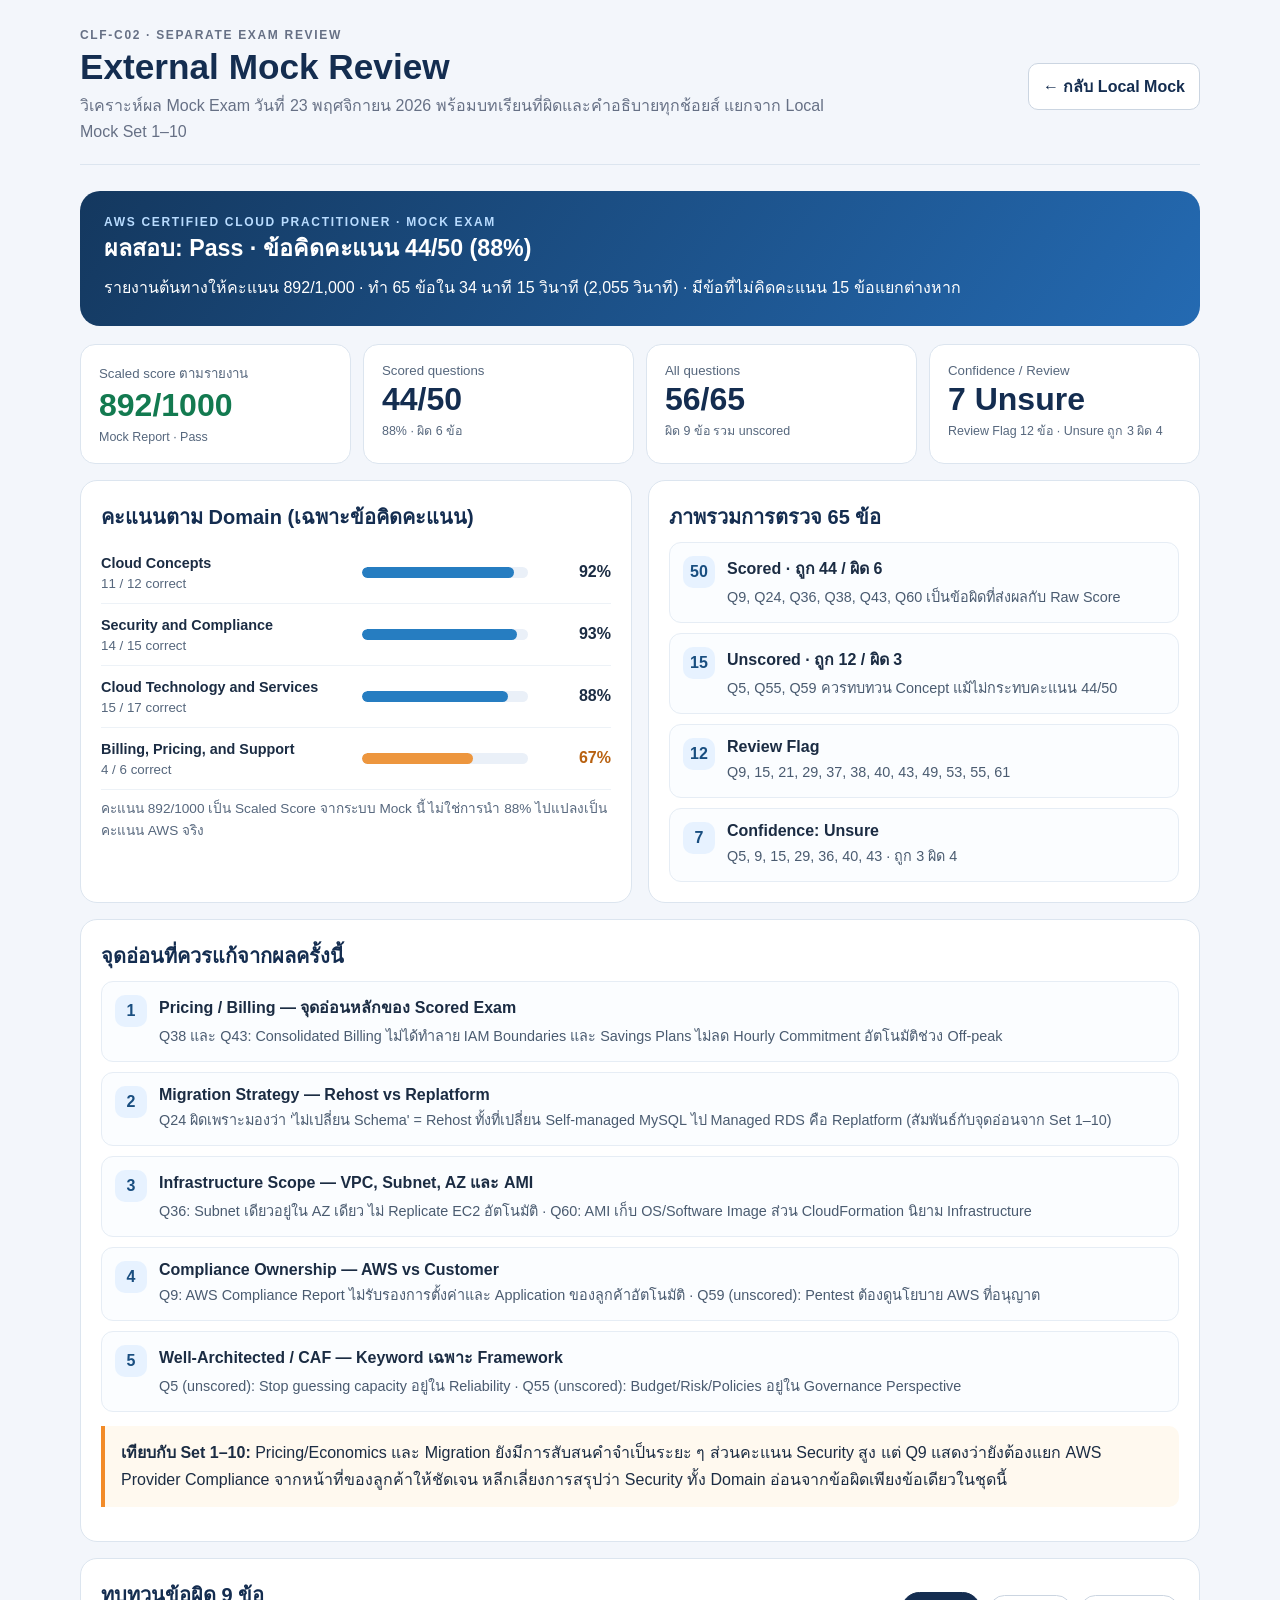
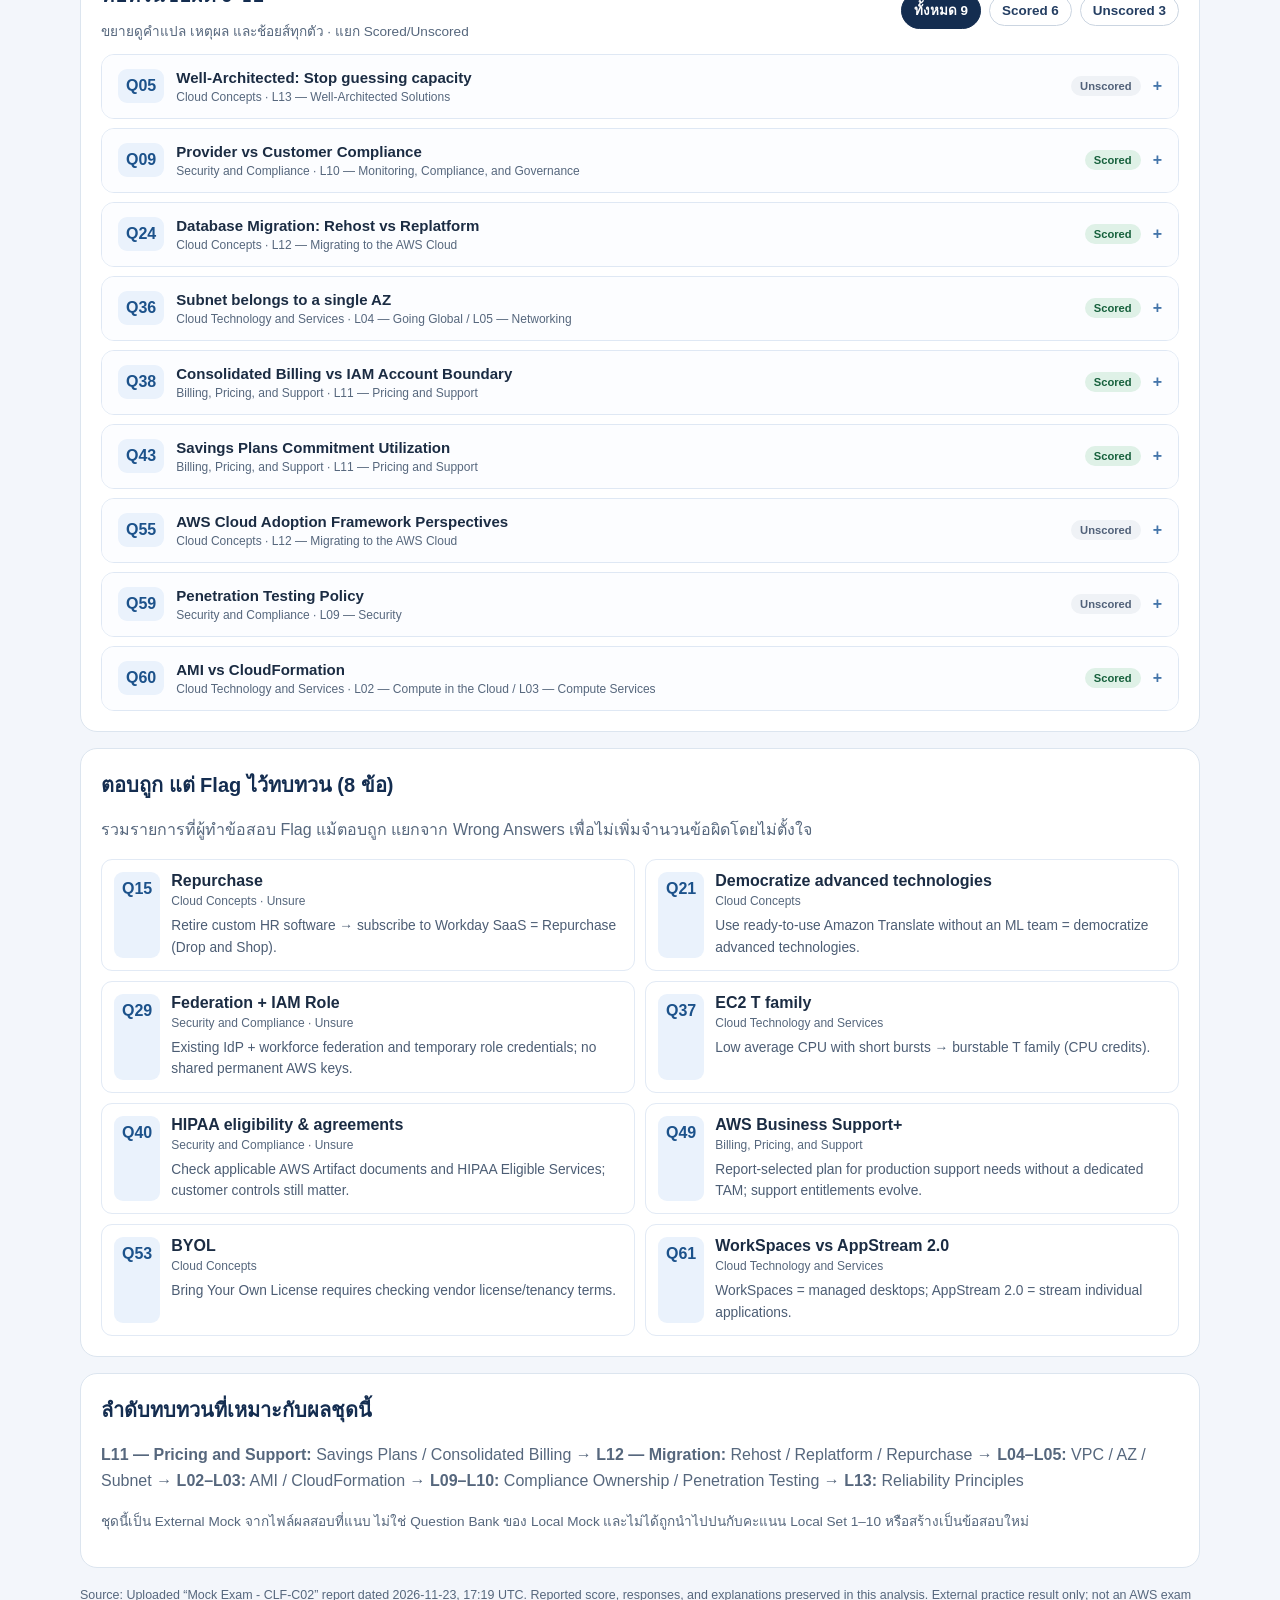
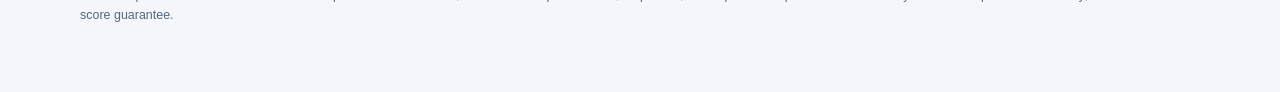
<file: external-mock-review.html>
<!doctype html>
<html lang="th">
<head>
  <meta charset="utf-8">
  <meta name="viewport" content="width=device-width,initial-scale=1">
  <meta name="description" content="External CLF-C02 mock exam analysis, 23 Nov 2026: scored result, domains, incorrect answers, and review flags.">
  <title>External Mock Review · CLF-C02 Local Mock</title>
  <link rel="stylesheet" href="style.css">
  <style>
  :root{--navy:#142d50;--blue:#1868b5;--orange:#f28b28;--line:#dce5ef;--muted:#56677d}
  body{background:#f3f6fb;color:#1b2c43}
  .app-shell{max-width:1160px}
  .topbar{border-bottom:1px solid #dce5ef;padding-bottom:20px;align-items:center}
  .topbar h1{font-size:clamp(1.5rem,2.8vw,2.2rem);color:var(--navy)}
  .topbar p{max-width:760px;line-height:1.6}
  .navlink{display:inline-flex;align-items:center;text-decoration:none;border:1px solid #cbd5e1;border-radius:10px;padding:10px 14px;background:#fff;color:var(--navy);font-weight:750;white-space:nowrap}
  .navlink:hover{background:#eaf3ff}
  h2{color:var(--navy);font-size:1.25rem;margin:0 0 9px}
  .hero{background:linear-gradient(125deg,#14385f,#246ab2);color:#fff;border-radius:20px;padding:24px;margin-bottom:18px}
  .hero .eyebrow{color:#b9dcff}
  .hero h2{color:#fff;font-size:1.45rem}
  .hero p{margin:0;line-height:1.65;max-width:900px}
  .stats{display:grid;grid-template-columns:repeat(4,minmax(0,1fr));gap:12px;margin:16px 0}
  .statbox{border:1px solid var(--line);border-radius:15px;background:white;padding:18px;min-width:0}
  .statbox .minor{display:block;color:var(--muted);font-size:.83rem}
  .statbox strong{display:block;color:var(--navy);font-size:clamp(1.4rem,3vw,2rem);line-height:1.35}
  .statbox small{color:var(--muted);font-size:.78rem}
  .statbox.accent strong{color:#137a50}
  .panel{background:#fff;border:1px solid var(--line);border-radius:17px;padding:20px;margin-bottom:16px}
  .panel>p{line-height:1.65;color:var(--muted)}
  .two{display:grid;grid-template-columns:1fr 1fr;gap:16px}
  .domain-row{display:grid;grid-template-columns:minmax(190px,1.5fr) 1fr 70px;gap:13px;align-items:center;padding:12px 0;border-bottom:1px solid #edf2f7}
  .domain-row:last-child{border-bottom:none}
  .domain-row strong{font-size:.9rem}
  .domain-row small{display:block;color:var(--muted);margin-top:4px}
  .track{height:11px;border-radius:30px;background:#eaf0f8;overflow:hidden}
  .fill{height:100%;background:#267dc1;border-radius:30px}
  .domain-row.weak .fill{background:#ed963e}
  .domain-row.weak .percent{color:#b86110}
  .percent{font-weight:800;text-align:right}
  .callout{padding:14px 16px;border-left:4px solid var(--orange);background:#fff9ef;border-radius:0 10px 10px 0;line-height:1.65;margin:14px 0}
  .lesson-list{display:grid;gap:10px}
  .lesson{display:grid;grid-template-columns:auto 1fr;gap:12px;align-items:start;padding:13px;border:1px solid #e6edf5;border-radius:12px;background:#fbfdff}
  .lesson .rank{display:grid;place-items:center;background:#e7f2ff;color:#194e80;font-weight:900;border-radius:10px;width:32px;height:32px}
  .lesson b{display:block;margin-bottom:5px}
  .lesson p{margin:0;color:#4a5b70;font-size:.9rem;line-height:1.6}
  .sectionhead{display:flex;flex-wrap:wrap;justify-content:space-between;align-items:center;gap:10px;margin-bottom:12px}
  .sectionhead p{margin:0;color:var(--muted);font-size:.85rem}
  .filterbar{display:flex;align-items:center;gap:8px;flex-wrap:wrap}
  .filterbar button{font:inherit;font-weight:700;font-size:.84rem;border:1px solid #cbd5e1;background:#fff;color:#243e62;border-radius:99px;padding:7px 12px;cursor:pointer}
  .filterbar button[aria-pressed=true]{background:var(--navy);color:#fff;border-color:var(--navy)}
  .question{border:1px solid #dfe8f4;border-radius:13px;overflow:hidden;margin-top:9px}
  .question[hidden]{display:none}
  .question summary{cursor:pointer;display:flex;gap:12px;align-items:center;padding:14px 16px;list-style:none;background:#fcfdff}
  .question summary::-webkit-details-marker{display:none}
  .question summary:after{content:'+';font-weight:900;color:#4475aa}
  .question[open] summary:after{content:'−'}
  .qnum{display:inline-flex;flex-shrink:0;border-radius:9px;padding:8px;background:#eaf2fc;color:#1c528b;font-weight:800}
  .qtopic{flex:1;min-width:0}
  .qtopic b{display:block;font-size:.94rem}
  .qtopic small,.watch small{display:block;color:var(--muted);margin-top:4px;font-size:.75rem}
  .pill{display:inline-block;border-radius:99px;padding:4px 9px;font-weight:800;font-size:.7rem}
  .pill.scored{background:#dff1e7;color:#17613d}
  .pill.unscored{background:#eff2f6;color:#516179}
  .qbody{border-top:1px solid #e4ebf5;padding:15px 17px}
  .qbody p{line-height:1.65}
  .stem{font-weight:650;color:#1a3453}
  .translated{color:#42546a}
  .answer-grid{display:grid;grid-template-columns:1fr 1fr;gap:10px}
  .answer-grid p{background:#f8fafc;border-radius:10px;padding:12px;margin:0;min-width:0}
  .answer-grid small{display:block;color:var(--muted)}
  .answer-grid strong{display:block;overflow-wrap:anywhere}
  .bad-answer{color:#b83432}
  .good-answer{color:#127a51}
  .reason{padding:12px 14px;background:#eff7ff;border-radius:10px}
  .option-grid{display:grid;grid-template-columns:1fr 1fr;gap:9px;margin:12px 0}
  .option{border:1px solid #e4eaf2;border-radius:10px;padding:12px}
  .option b,.option span{display:block}
  .option b{font-size:.86rem}
  .option span{font-size:.83rem;color:#516177;line-height:1.55;margin-top:5px}
  .option.correct{background:#ecfaf2;border-color:#afdfc3}
  .option.incorrect{background:#fff1ef;border-color:#f1c7c2}
  .cue{background:#fff8e9;padding:11px 13px;border-radius:9px;color:#66451b}
  .watchgrid{display:grid;grid-template-columns:1fr 1fr;gap:10px}
  .watch{display:flex;gap:11px;border:1px solid #e2eaf5;border-radius:11px;padding:12px}
  .watch p{line-height:1.55;font-size:.86rem;color:#4c5d74;margin:7px 0 0}
  .note{font-size:.85rem;color:#55667c;line-height:1.65;margin-top:8px}
  .footer{color:var(--muted);font-size:.78rem;margin:18px 0;line-height:1.6}
  @media(max-width:810px){.stats{grid-template-columns:1fr 1fr}.two,.watchgrid{grid-template-columns:1fr}.domain-row{grid-template-columns:minmax(145px,1fr) 1fr 45px}.domain-row strong{font-size:.81rem}.panel{padding:16px}}
  @media(max-width:570px){.app-shell{padding:18px 12px}.topbar{flex-direction:column}.stats{gap:8px}.statbox{padding:12px}.domain-row{grid-template-columns:1fr 45px}.domain-row .track{grid-column:1/-1;grid-row:2}.domain-row .percent{grid-column:2;grid-row:1}.question summary{gap:7px;padding:10px}.pill{display:none}.answer-grid,.option-grid{grid-template-columns:1fr}}
  @media print{body{background:white}.topbar .navlink,.filterbar{display:none}.hero{background:#fff;color:#102a4a;border:1px solid #dce5ef}.hero h2{color:#102a4a}.question{break-inside:avoid}.panel{break-inside:avoid}}
  </style>
</head>
<body>
<main class="app-shell">
  <header class="topbar">
    <div>
      <div class="eyebrow">CLF-C02 · SEPARATE EXAM REVIEW</div>
      <h1>External Mock Review</h1>
      <p>วิเคราะห์ผล Mock Exam วันที่ 23 พฤศจิกายน 2026 พร้อมบทเรียนที่ผิดและคำอธิบายทุกช้อยส์ แยกจาก Local Mock Set 1–10</p>
    </div>
    <a class="navlink" href="./index.html">← กลับ Local Mock</a>
  </header>
  <section class="hero">
    <div class="eyebrow">AWS CERTIFIED CLOUD PRACTITIONER · MOCK EXAM</div>
    <h2>ผลสอบ: Pass · ข้อคิดคะแนน 44/50 (88%)</h2>
    <p>รายงานต้นทางให้คะแนน 892/1,000 · ทำ 65 ข้อใน 34 นาที 15 วินาที (2,055 วินาที) · มีข้อที่ไม่คิดคะแนน 15 ข้อแยกต่างหาก</p>
  </section>
  <div class="stats">
    <div class="statbox accent"><span class="minor">Scaled score ตามรายงาน</span><strong>892/1000</strong><small>Mock Report · Pass</small></div>
    <div class="statbox"><span class="minor">Scored questions</span><strong>44/50</strong><small>88% · ผิด 6 ข้อ</small></div>
    <div class="statbox"><span class="minor">All questions</span><strong>56/65</strong><small>ผิด 9 ข้อ รวม unscored</small></div>
    <div class="statbox"><span class="minor">Confidence / Review</span><strong>7 Unsure</strong><small>Review Flag 12 ข้อ · Unsure ถูก 3 ผิด 4</small></div>
  </div>
  <div class="two">
    <section class="panel" aria-labelledby="domain-title">
      <h2 id="domain-title">คะแนนตาม Domain (เฉพาะข้อคิดคะแนน)</h2>
      <div class="domain-row"><div><strong>Cloud Concepts</strong><small>11 / 12 correct</small></div><div class="track"><div class="fill" style="width:91.7%"></div></div><span class="percent">92%</span></div>
      <div class="domain-row"><div><strong>Security and Compliance</strong><small>14 / 15 correct</small></div><div class="track"><div class="fill" style="width:93.3%"></div></div><span class="percent">93%</span></div>
      <div class="domain-row"><div><strong>Cloud Technology and Services</strong><small>15 / 17 correct</small></div><div class="track"><div class="fill" style="width:88.2%"></div></div><span class="percent">88%</span></div>
      <div class="domain-row weak"><div><strong>Billing, Pricing, and Support</strong><small>4 / 6 correct</small></div><div class="track"><div class="fill" style="width:66.7%"></div></div><span class="percent">67%</span></div>
      <p class="note">คะแนน 892/1000 เป็น Scaled Score จากระบบ Mock นี้ ไม่ใช่การนำ 88% ไปแปลงเป็นคะแนน AWS จริง</p>
    </section>
    <section class="panel" aria-labelledby="snapshot-title">
      <h2 id="snapshot-title">ภาพรวมการตรวจ 65 ข้อ</h2>
      <div class="lesson-list">
        <div class="lesson"><span class="rank">50</span><div><b>Scored · ถูก 44 / ผิด 6</b><p>Q9, Q24, Q36, Q38, Q43, Q60 เป็นข้อผิดที่ส่งผลกับ Raw Score</p></div></div>
        <div class="lesson"><span class="rank">15</span><div><b>Unscored · ถูก 12 / ผิด 3</b><p>Q5, Q55, Q59 ควรทบทวน Concept แม้ไม่กระทบคะแนน 44/50</p></div></div>
        <div class="lesson"><span class="rank">12</span><div><b>Review Flag</b><p>Q9, 15, 21, 29, 37, 38, 40, 43, 49, 53, 55, 61</p></div></div>
        <div class="lesson"><span class="rank">7</span><div><b>Confidence: Unsure</b><p>Q5, 9, 15, 29, 36, 40, 43 · ถูก 3 ผิด 4</p></div></div>
      </div>
    </section>
  </div>
  <section class="panel">
    <h2>จุดอ่อนที่ควรแก้จากผลครั้งนี้</h2>
    <div class="lesson-list">
      <div class="lesson"><span class="rank">1</span><div><b>Pricing / Billing — จุดอ่อนหลักของ Scored Exam</b><p>Q38 และ Q43: Consolidated Billing ไม่ได้ทำลาย IAM Boundaries และ Savings Plans ไม่ลด Hourly Commitment อัตโนมัติช่วง Off-peak</p></div></div>
      <div class="lesson"><span class="rank">2</span><div><b>Migration Strategy — Rehost vs Replatform</b><p>Q24 ผิดเพราะมองว่า 'ไม่เปลี่ยน Schema' = Rehost ทั้งที่เปลี่ยน Self-managed MySQL ไป Managed RDS คือ Replatform (สัมพันธ์กับจุดอ่อนจาก Set 1–10)</p></div></div>
      <div class="lesson"><span class="rank">3</span><div><b>Infrastructure Scope — VPC, Subnet, AZ และ AMI</b><p>Q36: Subnet เดียวอยู่ใน AZ เดียว ไม่ Replicate EC2 อัตโนมัติ · Q60: AMI เก็บ OS/Software Image ส่วน CloudFormation นิยาม Infrastructure</p></div></div>
      <div class="lesson"><span class="rank">4</span><div><b>Compliance Ownership — AWS vs Customer</b><p>Q9: AWS Compliance Report ไม่รับรองการตั้งค่าและ Application ของลูกค้าอัตโนมัติ · Q59 (unscored): Pentest ต้องดูนโยบาย AWS ที่อนุญาต</p></div></div>
      <div class="lesson"><span class="rank">5</span><div><b>Well-Architected / CAF — Keyword เฉพาะ Framework</b><p>Q5 (unscored): Stop guessing capacity อยู่ใน Reliability · Q55 (unscored): Budget/Risk/Policies อยู่ใน Governance Perspective</p></div></div>
    </div>
    <div class="callout"><b>เทียบกับ Set 1–10:</b> Pricing/Economics และ Migration ยังมีการสับสนคำจำเป็นระยะ ๆ ส่วนคะแนน Security สูง แต่ Q9 แสดงว่ายังต้องแยก AWS Provider Compliance จากหน้าที่ของลูกค้าให้ชัดเจน หลีกเลี่ยงการสรุปว่า Security ทั้ง Domain อ่อนจากข้อผิดเพียงข้อเดียวในชุดนี้</div>
  </section>
  <section class="panel" id="wrong-answers">
    <div class="sectionhead"><div><h2>ทบทวนข้อผิด 9 ข้อ</h2><p>ขยายดูคำแปล เหตุผล และช้อยส์ทุกตัว · แยก Scored/Unscored</p></div><div class="filterbar" role="group" aria-label="กรองข้อผิด"><button type="button" aria-pressed="true" data-filter="all">ทั้งหมด 9</button><button type="button" aria-pressed="false" data-filter="scored">Scored 6</button><button type="button" aria-pressed="false" data-filter="unscored">Unscored 3</button></div></div>
    <details class="question" data-kind="unscored" id="q5"><summary><span class="qnum">Q05</span><span class="qtopic"><b>Well-Architected: Stop guessing capacity</b><small>Cloud Concepts · L13 — Well-Architected Solutions</small></span><span class="pill unscored">Unscored</span></summary><div class="qbody"><p class="stem">Which AWS Well-Architected Framework pillar includes the principle of stopping capacity guesses and using automatic scaling?</p><p class="translated"><strong>คำแปล:</strong> โจทย์ถามว่า Design Principle &#39;Stop guessing capacity&#39; และการใช้ Automatic Scaling ถูกจัดอยู่ใน Pillar ใด</p><div class="answer-grid"><p><small>ตอบที่เลือก</small><strong class="bad-answer">Performance Efficiency</strong></p><p><small>เฉลย</small><strong class="good-answer">Reliability</strong></p></div><p class="reason">ตามกรอบการจัดหมวดในข้อสอบนี้ &#39;Stop guessing capacity&#39; เป็น Design Principle ของ Reliability แม้การเลือกขนาดทรัพยากรให้เหมาะกับงานจะเกี่ยวข้องกับ Performance Efficiency</p><div class="option-grid"><div class="option "><b>Cost Optimization</b><span>มุ่งลด Waste และเพิ่มความคุ้มค่าด้านต้นทุน ไม่ใช่ชื่อ Pillar ของหลักการที่ถาม</span></div><div class="option incorrect"><b>Performance Efficiency</b><span>มุ่งเลือกทรัพยากร/ปรับ Performance ให้เหมาะ แต่ &#39;Stop guessing capacity&#39; เป็นคำเฉพาะของ Reliability</span></div><div class="option "><b>Operational Excellence</b><span>เน้นกระบวนการ Operate/Improve Workloads เช่น Runbooks และ Change Management</span></div><div class="option correct"><b>Reliability</b><span>เน้นระบบรับ Capacity/Demand ได้ตามต้องการและฟื้นตัวจากความล้มเหลว</span></div></div><p class="cue"><strong>จำให้แม่น:</strong> Stop guessing capacity → Reliability | Select suitable resources for latency/throughput → Performance Efficiency</p></div></details><details class="question" data-kind="scored" id="q9"><summary><span class="qnum">Q09</span><span class="qtopic"><b>Provider vs Customer Compliance</b><small>Security and Compliance · L10 — Monitoring, Compliance, and Governance</small></span><span class="pill scored">Scored</span></summary><div class="qbody"><p class="stem">AWS has a compliance report for a service. Does that automatically certify a customer application using the service?</p><p class="translated"><strong>คำแปล:</strong> รายงาน Compliance ของ AWS รับรองแอปของลูกค้าและการตั้งค่าของลูกค้าโดยอัตโนมัติหรือไม่</p><div class="answer-grid"><p><small>ตอบที่เลือก</small><strong class="bad-answer">Yes, including all customer configurations</strong></p><p><small>เฉลย</small><strong class="good-answer">No, the customer must also satisfy its own applicable controls</strong></p></div><p class="reason">AWS มีรายงานและการรับรอง Controls ที่ AWS รับผิดชอบ แต่การใช้บริการที่มีรายงานไม่ได้ทำให้ Application หรือ Configurations ของลูกค้าได้รับการรับรองอัตโนมัติ ลูกค้าต้องรับผิดชอบ Controls ที่เกี่ยวข้องของตนเอง</p><div class="option-grid"><div class="option correct"><b>No, the customer must also satisfy its own applicable controls</b><span>ถูก: Provider Compliance ไม่แทน Customer Compliance</span></div><div class="option "><b>No AWS services can support regulated data</b><span>ผิด: บางบริการรองรับ Regulated Workloads ได้ภายใต้เงื่อนไขที่เกี่ยวข้อง</span></div><div class="option incorrect"><b>Yes, including all customer configurations</b><span>ผิด: AWS ไม่ได้เป็นผู้รับรองการตั้งค่าของลูกค้าทุกส่วน</span></div><div class="option "><b>Yes, if the application uses a free support plan</b><span>ผิด: Support Plan ไม่ใช่ตัวกำหนดการผ่านมาตรฐาน Compliance</span></div></div><p class="cue"><strong>จำให้แม่น:</strong> AWS Compliance Report ≠ Customer Application Automatically Certified</p></div></details><details class="question" data-kind="scored" id="q24"><summary><span class="qnum">Q24</span><span class="qtopic"><b>Database Migration: Rehost vs Replatform</b><small>Cloud Concepts · L12 — Migrating to the AWS Cloud</small></span><span class="pill scored">Scored</span></summary><div class="qbody"><p class="stem">A company moves a self-managed MySQL database on a VM to Amazon RDS for MySQL to reduce patching, backup, and failover work without changing the application schema or queries. Which migration strategy is this?</p><p class="translated"><strong>คำแปล:</strong> ย้าย MySQL ที่ดูแลเองบน VM ไป Amazon RDS for MySQL เพื่อให้ AWS ช่วยดูแล Patch/Backup/Failover โดยไม่เปลี่ยน Schema หรือ Query</p><div class="answer-grid"><p><small>ตอบที่เลือก</small><strong class="bad-answer">Rehost</strong></p><p><small>เฉลย</small><strong class="good-answer">Replatform</strong></p></div><p class="reason">แม้ Application SQL ไม่เปลี่ยน แต่มีการเปลี่ยนจาก Self-managed Database ไปเป็น Managed Database Platform จึงเป็น Replatform ไม่ใช่ Rehost ที่ย้าย VM/Workload แบบแทบไม่เปลี่ยนวิธี Host</p><div class="option-grid"><div class="option incorrect"><b>Rehost</b><span>Lift-and-shift VM/Application แบบ As-is เช่น VM → EC2 โดยไม่เปลี่ยน Database Platform</span></div><div class="option "><b>Refactor</b><span>ปรับ Code/Architecture มากเพื่อใช้ Cloud-native Patterns</span></div><div class="option "><b>Repurchase</b><span>ยกเลิกโซลูชันเดิมแล้วซื้อ SaaS/Commercial Product ทดแทน</span></div><div class="option correct"><b>Replatform</b><span>ย้าย Workload พร้อมปรับ Platform บางส่วน เช่น Self-managed DB → RDS</span></div></div><p class="cue"><strong>จำให้แม่น:</strong> VM → EC2 (แทบไม่เปลี่ยน) = Rehost | VM MySQL → RDS = Replatform | ระบบเดิม → SaaS ใหม่ = Repurchase</p></div></details><details class="question" data-kind="scored" id="q36"><summary><span class="qnum">Q36</span><span class="qtopic"><b>Subnet belongs to a single AZ</b><small>Cloud Technology and Services · L04 — Going Global / L05 — Networking</small></span><span class="pill scored">Scored</span></summary><div class="qbody"><p class="stem">Which statement correctly describes a VPC subnet?</p><p class="translated"><strong>คำแปล:</strong> Subnet ใน Amazon VPC มีความสัมพันธ์กับ Availability Zone อย่างไร</p><div class="answer-grid"><p><small>ตอบที่เลือก</small><strong class="bad-answer">It automatically duplicates every instance into all AZs</strong></p><p><small>เฉลย</small><strong class="good-answer">It resides in one Availability Zone</strong></p></div><p class="reason">VPC ครอบคลุม Region แต่ Subnet แต่ละแห่งต้องถูกสร้างใน AZ เดียว การสร้าง Subnet ไม่ได้ทำให้ EC2 Instances ถูก Duplicate ข้าม AZ โดยอัตโนมัติ ต้องออกแบบการกระจาย/Replication แยกเอง</p><div class="option-grid"><div class="option "><b>It spans all Regions</b><span>ผิด: VPC อยู่ภายใน Region ไม่ใช่ครอบคลุมทุก Region</span></div><div class="option correct"><b>It resides in one Availability Zone</b><span>ถูก: Subnet หนึ่งอยู่ใน AZ หนึ่งแห่งเท่านั้น</span></div><div class="option "><b>It is an edge location</b><span>ผิด: Edge Location เป็นโครงสร้าง CDN/Edge ไม่ใช่ VPC Subnet</span></div><div class="option incorrect"><b>It automatically duplicates every instance into all AZs</b><span>ผิด: Subnet ไม่ได้ Replicate EC2 ข้าม AZ ให้อัตโนมัติ</span></div></div><p class="cue"><strong>จำให้แม่น:</strong> 1 VPC = 1 Region | 1 Region = multiple AZs | 1 Subnet = 1 AZ</p></div></details><details class="question" data-kind="scored" id="q38"><summary><span class="qnum">Q38</span><span class="qtopic"><b>Consolidated Billing vs IAM Account Boundary</b><small>Billing, Pricing, and Support · L11 — Pricing and Support</small></span><span class="pill scored">Scored</span></summary><div class="qbody"><p class="stem">Which TWO statements about consolidated billing are correct? (Select TWO.)</p><p class="translated"><strong>คำแปล:</strong> เลือกสองข้อความที่ถูกเกี่ยวกับการรวมการเรียกเก็บเงินหลาย AWS Accounts</p><div class="answer-grid"><p><small>ตอบที่เลือก</small><strong class="bad-answer">Eligible usage can be combined for volume pricing + Consolidated billing removes IAM account boundaries</strong></p><p><small>เฉลย</small><strong class="good-answer">Eligible usage can be combined for volume pricing + Eligible RI and Savings Plans benefits can be shared subject to sharing settings</strong></p></div><p class="reason">Consolidated Billing ช่วยรวม Usage ตามเงื่อนไขเพื่อคำนวณ Volume Pricing และแชร์ RI/Savings Plans Discounts ที่เข้าเงื่อนไขตาม Sharing Settings แต่ไม่ได้รวม Security/IAM Boundaries ของ Member Accounts</p><div class="option-grid"><div class="option correct"><b>Eligible usage can be combined for volume pricing</b><span>ถูก: Usage ที่เข้าเกณฑ์สามารถรวมเพื่อรับ Volume Pricing Benefit</span></div><div class="option incorrect"><b>Consolidated billing removes IAM account boundaries</b><span>ผิด: AWS Accounts ยังมี IAM/Root Credentials และ Security Boundaries แยกกัน</span></div><div class="option "><b>An RI purchase always launches a new server in every account</b><span>ผิด: Reserved Instance เป็น Billing Benefit ไม่ใช่การ Launch Servers อัตโนมัติ</span></div><div class="option "><b>All member accounts share root credentials</b><span>ผิด: Root Credentials แยกตาม AWS Account</span></div><div class="option correct"><b>Eligible RI and Savings Plans benefits can be shared subject to sharing settings</b><span>ถูก: Sharing Discounts ทำได้ตาม Eligibility และ Sharing Settings</span></div></div><p class="cue"><strong>จำให้แม่น:</strong> Consolidated Billing = one bill / eligible discounts; NOT shared IAM or root credentials</p></div></details><details class="question" data-kind="scored" id="q43"><summary><span class="qnum">Q43</span><span class="qtopic"><b>Savings Plans Commitment Utilization</b><small>Billing, Pricing, and Support · L11 — Pricing and Support</small></span><span class="pill scored">Scored</span></summary><div class="qbody"><p class="stem">A team buys a Savings Plan for peak usage that occurs only briefly each month. What is the main cost risk?</p><p class="translated"><strong>คำแปล:</strong> ซื้อ Savings Plan อ้างอิง Peak ที่เกิดแค่ช่วงสั้น ๆ ของเดือน มีความเสี่ยงด้านต้นทุนอะไร</p><div class="answer-grid"><p><small>ตอบที่เลือก</small><strong class="bad-answer">Savings Plans automatically lower the commitment each hour</strong></p><p><small>เฉลย</small><strong class="good-answer">The hourly commitment may be underused outside the peak</strong></p></div><p class="reason">Savings Plans ผูก Commitment ด้านยอดใช้ Compute ต่อชั่วโมงสำหรับระยะสัญญา ไม่ลด Commitment ลงเองเมื่อ Workload ลดลง ดังนั้นการซื้อเผื่อ Peak สั้น ๆ อาจเหลือ Unused Commitment ในชั่วโมงส่วนใหญ่</p><div class="option-grid"><div class="option correct"><b>The hourly commitment may be underused outside the peak</b><span>ถูก: Commit สูงเกิน Baseline Usage ทำให้จ่ายเกินส่วนที่คุ้มค่า</span></div><div class="option incorrect"><b>Savings Plans automatically lower the commitment each hour</b><span>ผิด: Commitment ไม่ลดตาม Demand โดยอัตโนมัติ</span></div><div class="option "><b>All unused commitment is always refunded</b><span>ผิด: ไม่สามารถถือว่า Unused Commitment จะได้รับเงินคืนเสมอ</span></div><div class="option "><b>Savings Plans guarantee capacity for the peak</b><span>ผิด: Savings Plans เป็น Pricing Discount ไม่ใช่ Capacity Reservation</span></div></div><p class="cue"><strong>จำให้แม่น:</strong> Savings Plans = fixed hourly spend commitment, not auto-scaling commitment or capacity guarantee</p></div></details><details class="question" data-kind="unscored" id="q55"><summary><span class="qnum">Q55</span><span class="qtopic"><b>AWS Cloud Adoption Framework Perspectives</b><small>Cloud Concepts · L12 — Migrating to the AWS Cloud</small></span><span class="pill unscored">Unscored</span></summary><div class="qbody"><p class="stem">During cloud adoption planning, an organization needs policies for budget allocation, risk control, and resource use aligned with internal regulations. Which AWS Cloud Adoption Framework perspective applies?</p><p class="translated"><strong>คำแปล:</strong> องค์กรต้องกำหนด Policy ด้าน Budget, Risk และ Resource Use ให้เป็นไปตามกฎภายใน ระหว่างวางแผน Cloud Adoption</p><div class="answer-grid"><p><small>ตอบที่เลือก</small><strong class="bad-answer">Business Perspective</strong></p><p><small>เฉลย</small><strong class="good-answer">Governance Perspective</strong></p></div><p class="reason">โจทย์เน้นกรอบควบคุม/นโยบายองค์กร เช่น Budget Allocation, Risk Management และ Internal Regulations ซึ่งเป็น Governance Perspective ส่วน Business Perspective เน้นคุณค่าธุรกิจ/ผลลัพธ์และการลงทุน</p><div class="option-grid"><div class="option correct"><b>Governance Perspective</b><span>ถูก: กำหนด/กำกับ Policies, Risk และ Cloud Governance</span></div><div class="option "><b>Platform Perspective</b><span>เน้นโครงสร้าง/สถาปัตยกรรมแพลตฟอร์ม Cloud</span></div><div class="option "><b>People Perspective</b><span>เน้นบุคลากร ทักษะ และการเปลี่ยนผ่านองค์กร</span></div><div class="option incorrect"><b>Business Perspective</b><span>ผิด: เน้น Business Outcomes, Value และการจัดลำดับ Investments ไม่ใช่การกำกับ Policies เป็นหลัก</span></div></div><p class="cue"><strong>จำให้แม่น:</strong> Policies + risk + compliance controls → Governance | Business outcomes + value → Business</p></div></details><details class="question" data-kind="unscored" id="q59"><summary><span class="qnum">Q59</span><span class="qtopic"><b>Penetration Testing Policy</b><small>Security and Compliance · L09 — Security</small></span><span class="pill unscored">Unscored</span></summary><div class="qbody"><p class="stem">Before penetration testing an AWS workload, what should a customer check?</p><p class="translated"><strong>คำแปล:</strong> ก่อนทำ Penetration Testing บน AWS ลูกค้าต้องตรวจสอบอะไร</p><div class="answer-grid"><p><small>ตอบที่เลือก</small><strong class="bad-answer">Whether all AWS services are always permitted targets</strong></p><p><small>เฉลย</small><strong class="good-answer">The current AWS testing policy and permitted services and conditions</strong></p></div><p class="reason">ต้องอ่านนโยบาย Penetration Testing ปัจจุบันของ AWS ว่าบริการ/รูปแบบการทดสอบใดอนุญาตและมีข้อจำกัดอย่างไร ไม่ควรคิดว่าทุก AWS Service สามารถทดสอบได้โดยไม่ต้องดูเงื่อนไข</p><div class="option-grid"><div class="option correct"><b>The current AWS testing policy and permitted services and conditions</b><span>ถูก: ตรวจ Policy/Scope และเงื่อนไขก่อนทดสอบ</span></div><div class="option incorrect"><b>Whether all AWS services are always permitted targets</b><span>ผิด: ไม่สามารถสรุปว่าบริการทุกตัวเปิดให้ทดสอบได้ทุกรูปแบบ</span></div><div class="option "><b>Whether encryption removes the need to follow testing policy</b><span>ผิด: แม้ใช้ Encryption ก็ยังต้องปฏิบัติตามนโยบาย Penetration Testing</span></div><div class="option "><b>Whether buying an RI permits testing any target</b><span>ผิด: Reserved Instances เป็นส่วนลด/การจองตามเงื่อนไข ไม่ได้ขยายสิทธิ์ Penetration Testing</span></div></div><p class="cue"><strong>จำให้แม่น:</strong> Penetration test → read current AWS permitted services and testing rules</p></div></details><details class="question" data-kind="scored" id="q60"><summary><span class="qnum">Q60</span><span class="qtopic"><b>AMI vs CloudFormation</b><small>Cloud Technology and Services · L02 — Compute in the Cloud / L03 — Compute Services</small></span><span class="pill scored">Scored</span></summary><div class="qbody"><p class="stem">A company needs to launch many EC2 instances with identical operating systems, software, and configuration without reinstalling software manually. What should it use as the template?</p><p class="translated"><strong>คำแปล:</strong> ต้องเปิด EC2 จำนวนมากที่มี OS, Software และ Configuration เหมือนกันโดยไม่ติดตั้งใหม่ทีละเครื่อง</p><div class="answer-grid"><p><small>ตอบที่เลือก</small><strong class="bad-answer">AWS CloudFormation template only</strong></p><p><small>เฉลย</small><strong class="good-answer">Amazon Machine Image (AMI)</strong></p></div><p class="reason">AMI เป็น Image Template ของ EC2 ที่มี OS และ Software/Config ตามที่สร้างไว้สำหรับ Launch Instance ซ้ำ ๆ ส่วน CloudFormation เป็น Infrastructure-as-Code Template ที่สร้าง Resources และสามารถอ้างอิง AMI ได้ แต่ไม่ใช่ตัวเก็บ OS/Software Image โดยตรง</p><div class="option-grid"><div class="option "><b>Security Group</b><span>Virtual Firewall ควบคุม Inbound/Outbound Traffic ระดับ Network Interface ไม่ได้เก็บ OS/Software ของ EC2</span></div><div class="option correct"><b>Amazon Machine Image (AMI)</b><span>ถูก: Template ของ EC2 Instance ที่มี OS/Software/Configuration</span></div><div class="option "><b>Elastic IP</b><span>Static Public IP Address สำหรับผูกกับ Instance/Network Interface ไม่ได้เก็บ OS หรือ Software Image</span></div><div class="option incorrect"><b>AWS CloudFormation template only</b><span>ผิด: สร้าง Infrastructure Resources จาก Template แต่ไม่ได้แทน AMI ที่บรรจุ OS และ Software</span></div></div><p class="cue"><strong>จำให้แม่น:</strong> Identical preconfigured EC2 OS/Software → AMI | Define Infrastructure Resources → CloudFormation</p></div></details>
  </section>
  <section class="panel" id="watchlist">
    <h2>ตอบถูก แต่ Flag ไว้ทบทวน (8 ข้อ)</h2>
    <p>รวมรายการที่ผู้ทำข้อสอบ Flag แม้ตอบถูก แยกจาก Wrong Answers เพื่อไม่เพิ่มจำนวนข้อผิดโดยไม่ตั้งใจ</p>
    <div class="watchgrid"><div class="watch"><span class="qnum">Q15</span><div><b>Repurchase</b><small>Cloud Concepts · Unsure</small><p>Retire custom HR software → subscribe to Workday SaaS = Repurchase (Drop and Shop).</p></div></div><div class="watch"><span class="qnum">Q21</span><div><b>Democratize advanced technologies</b><small>Cloud Concepts</small><p>Use ready-to-use Amazon Translate without an ML team = democratize advanced technologies.</p></div></div><div class="watch"><span class="qnum">Q29</span><div><b>Federation + IAM Role</b><small>Security and Compliance · Unsure</small><p>Existing IdP + workforce federation and temporary role credentials; no shared permanent AWS keys.</p></div></div><div class="watch"><span class="qnum">Q37</span><div><b>EC2 T family</b><small>Cloud Technology and Services</small><p>Low average CPU with short bursts → burstable T family (CPU credits).</p></div></div><div class="watch"><span class="qnum">Q40</span><div><b>HIPAA eligibility &amp; agreements</b><small>Security and Compliance · Unsure</small><p>Check applicable AWS Artifact documents and HIPAA Eligible Services; customer controls still matter.</p></div></div><div class="watch"><span class="qnum">Q49</span><div><b>AWS Business Support+</b><small>Billing, Pricing, and Support</small><p>Report-selected plan for production support needs without a dedicated TAM; support entitlements evolve.</p></div></div><div class="watch"><span class="qnum">Q53</span><div><b>BYOL</b><small>Cloud Concepts</small><p>Bring Your Own License requires checking vendor license/tenancy terms.</p></div></div><div class="watch"><span class="qnum">Q61</span><div><b>WorkSpaces vs AppStream 2.0</b><small>Cloud Technology and Services</small><p>WorkSpaces = managed desktops; AppStream 2.0 = stream individual applications.</p></div></div></div>
  </section>
  <section class="panel">
    <h2>ลำดับทบทวนที่เหมาะกับผลชุดนี้</h2>
    <p><b>L11 — Pricing and Support:</b> Savings Plans / Consolidated Billing → <b>L12 — Migration:</b> Rehost / Replatform / Repurchase → <b>L04–L05:</b> VPC / AZ / Subnet → <b>L02–L03:</b> AMI / CloudFormation → <b>L09–L10:</b> Compliance Ownership / Penetration Testing → <b>L13:</b> Reliability Principles</p>
    <p class="note">ชุดนี้เป็น External Mock จากไฟล์ผลสอบที่แนบ ไม่ใช่ Question Bank ของ Local Mock และไม่ได้ถูกนำไปปนกับคะแนน Local Set 1–10 หรือสร้างเป็นข้อสอบใหม่</p>
  </section>
  <footer class="footer">Source: Uploaded “Mock Exam - CLF-C02” report dated 2026-11-23, 17:19 UTC. Reported score, responses, and explanations preserved in this analysis. External practice result only; not an AWS exam score guarantee.</footer>
</main>
<script>
  (() => {
    const buttons = [...document.querySelectorAll('[data-filter]')];
    const entries = [...document.querySelectorAll('.question')];
    buttons.forEach(button => button.addEventListener('click', () => {
      const mode = button.dataset.filter;
      buttons.forEach(b => b.setAttribute('aria-pressed', String(b === button)));
      entries.forEach(e => { e.hidden = mode !== 'all' && e.dataset.kind !== mode; });
    }));
  })();
</script>
</body>
</html>
</file>
<file: style.css>
*{box-sizing:border-box}body{margin:0;font-family:Inter,Segoe UI,Tahoma,sans-serif;background:#f4f6f8;color:#17202a}.app-shell{max-width:1180px;margin:0 auto;padding:28px 20px 48px}.topbar{display:flex;justify-content:space-between;gap:24px;align-items:flex-start;margin-bottom:26px}.eyebrow{font-size:12px;font-weight:800;letter-spacing:.14em;color:#667085}.topbar h1{margin:5px 0 6px;font-size:30px}.topbar p{margin:0;color:#667085}.hidden{display:none!important}.set-grid{display:grid;grid-template-columns:repeat(auto-fit,minmax(280px,1fr));gap:18px}.set-card,.question-card,.question-nav-panel{background:white;border:1px solid #e4e7ec;border-radius:16px;box-shadow:0 2px 8px rgba(16,24,40,.04)}.set-card{padding:22px}.set-card h2{margin:0 0 5px}.set-card .meta{color:#667085;margin-bottom:18px}.set-stats{display:grid;grid-template-columns:repeat(3,1fr);gap:8px;margin:18px 0}.stat{background:#f8fafc;border-radius:10px;padding:10px;text-align:center}.stat strong{display:block;font-size:18px}.stat span{font-size:12px;color:#667085}.primary,.ghost,.danger-ghost{border-radius:10px;padding:10px 14px;font-weight:700;cursor:pointer;border:1px solid transparent}.primary{background:#17202a;color:#fff}.primary:disabled{opacity:.45;cursor:not-allowed}.ghost{background:#fff;border-color:#d0d5dd;color:#344054}.danger-ghost{background:#fff;border-color:#f2b8b5;color:#b42318}.quiz-toolbar{display:flex;justify-content:space-between;gap:16px;align-items:center;margin-bottom:14px}.toolbar-actions{display:flex;gap:8px;flex-wrap:wrap}.set-title{font-weight:800;font-size:20px}.muted{color:#667085;font-size:14px}.progress-wrap{height:7px;background:#e4e7ec;border-radius:99px;overflow:hidden;margin-bottom:16px}.progress-bar{height:100%;width:0;background:#17202a;transition:width .2s}.quiz-layout{display:grid;grid-template-columns:220px 1fr;gap:16px}.question-nav-panel{padding:14px;align-self:start;position:sticky;top:12px}.nav-title{font-weight:800;margin-bottom:10px}.question-grid{display:grid;grid-template-columns:repeat(5,1fr);gap:6px}.qnav{border:1px solid #d0d5dd;background:white;border-radius:8px;padding:7px 0;cursor:pointer;font-size:12px}.qnav.current{outline:2px solid #17202a}.qnav.correct{background:#ecfdf3;border-color:#86efac}.qnav.wrong{background:#fef3f2;border-color:#fda29b}.qnav.answered:not(.correct):not(.wrong){background:#f2f4f7}.question-card{padding:24px}.question-head{display:flex;justify-content:space-between;gap:12px;align-items:center}.badge{display:inline-block;background:#eef2f6;padding:6px 9px;border-radius:999px;font-size:12px;font-weight:800}.question-card h2{font-size:21px;line-height:1.55;margin:16px 0}.hint{background:#fff7ed;border:1px solid #fed7aa;padding:9px 11px;border-radius:10px;margin-bottom:12px;font-size:13px}.choices{display:grid;gap:10px}.choice{display:flex;gap:12px;align-items:flex-start;border:1px solid #d0d5dd;border-radius:12px;padding:13px 14px;cursor:pointer;background:#fff}.choice:hover{border-color:#98a2b3}.choice.selected{border-color:#344054;background:#f8fafc}.choice.correct{border-color:#12b76a;background:#ecfdf3}.choice.wrong{border-color:#f04438;background:#fef3f2}.choice input{margin-top:4px}.choice-key{font-weight:800;min-width:20px}.answer-actions{margin-top:16px}.feedback{margin-top:16px;border-radius:12px;padding:14px 16px;line-height:1.65}.feedback.good{background:#ecfdf3;border:1px solid #abefc6}.feedback.bad{background:#fef3f2;border:1px solid #fecdca}.feedback strong{display:block;margin-bottom:5px}.bottom-nav{display:flex;align-items:center;justify-content:space-between;gap:12px;margin-top:22px;padding-top:18px;border-top:1px solid #eaecf0}.score{font-weight:800;text-align:center}.empty-review{padding:18px;background:#ecfdf3;border-radius:12px;margin-top:12px}@media(max-width:820px){.quiz-layout{grid-template-columns:1fr}.question-nav-panel{position:static}.question-grid{grid-template-columns:repeat(10,1fr)}.topbar,.quiz-toolbar{align-items:stretch;flex-direction:column}.topbar>button{align-self:flex-start}}@media(max-width:520px){.question-grid{grid-template-columns:repeat(7,1fr)}.bottom-nav{flex-wrap:wrap}.score{order:3;width:100%}.question-card{padding:17px}.app-shell{padding:18px 12px 36px}}
.order-list,.match-list{display:grid;gap:10px}.order-row,.match-row{display:flex;align-items:center;gap:12px;border:1px solid #d0d5dd;border-radius:12px;padding:12px 14px;background:#fff}.order-row.correct,.match-row.correct{border-color:#12b76a;background:#ecfdf3}.order-row.wrong,.match-row.wrong{border-color:#f04438;background:#fef3f2}.order-num,.match-key{display:grid;place-items:center;min-width:30px;height:30px;border-radius:8px;background:#eef2f6;font-weight:800}.order-text{flex:1;line-height:1.45}.order-actions{display:flex;gap:6px}.mini{border:1px solid #d0d5dd;background:#fff;border-radius:8px;padding:6px 9px;font-weight:800;cursor:pointer}.mini:disabled{opacity:.35;cursor:not-allowed}.match-left{display:flex;align-items:center;gap:10px;min-width:34%;line-height:1.45}.match-select{flex:1;min-width:0;border:1px solid #cfd4dc;border-radius:9px;padding:9px 10px;background:white;color:#17202a}.answer-seq{margin:8px 0 10px 22px;padding:0}.answer-match{display:grid;gap:5px;margin:8px 0 10px}.explanation{margin-top:7px}@media(max-width:680px){.match-row{align-items:stretch;flex-direction:column}.match-left{min-width:0}.match-select{width:100%}}
.summary-toolbar{display:flex;justify-content:space-between;gap:16px;align-items:flex-start;margin-bottom:16px}.summary-toolbar h2{margin:5px 0 4px;font-size:26px}.summary-stats{display:grid;grid-template-columns:repeat(3,minmax(0,1fr));gap:12px;margin:10px 0 24px}.summary-stat{background:#fff;border:1px solid #e4e7ec;border-radius:14px;padding:18px;text-align:center;box-shadow:0 2px 8px rgba(16,24,40,.04)}.summary-stat strong{display:block;font-size:26px;line-height:1.1}.summary-stat span{display:block;margin-top:5px;color:#667085;font-size:13px}.summary-stat.wrong-stat{background:#fff8f7;border-color:#fecdca}.summary-section-head{display:flex;justify-content:space-between;align-items:flex-end;margin-bottom:12px}.summary-section-head h3{margin:0 0 3px;font-size:20px}.summary-section-head p{margin:0}.wrong-summary-list{display:grid;gap:16px}.wrong-summary-card{background:#fff;border:1px solid #fecdca;border-radius:16px;padding:20px;box-shadow:0 2px 8px rgba(16,24,40,.04)}.wrong-card-head{display:flex;justify-content:space-between;gap:12px;align-items:center}.wrong-qnum{font-weight:800;color:#b42318}.wrong-summary-card h3{font-size:19px;line-height:1.55;margin:14px 0}.summary-answer-block,.summary-explanation{border-radius:11px;padding:12px 14px;margin-top:10px;line-height:1.6}.summary-answer-block.user-answer{background:#fff5f4;border:1px solid #fecdca}.summary-answer-block.correct-answer{background:#ecfdf3;border:1px solid #abefc6}.summary-explanation{background:#f8fafc;border:1px solid #e4e7ec}.summary-label{font-weight:800;margin-bottom:5px}.answer-pill{display:inline-block;background:#fff;border:1px solid #d0d5dd;border-radius:999px;padding:5px 9px;margin:2px 4px 2px 0}.summary-answer-list{margin:5px 0 0 22px;padding:0}.summary-match-list{display:grid;gap:5px}.review-one-btn{margin-top:12px}.summary-perfect{background:#ecfdf3;border:1px solid #abefc6;border-radius:14px;padding:24px;text-align:center;font-weight:800}.toolbar-actions .primary.hidden{display:none!important}@media(max-width:680px){.summary-toolbar{flex-direction:column}.summary-stats{grid-template-columns:1fr}.wrong-card-head{align-items:flex-start}.wrong-summary-card{padding:16px}}

.summary-actions{display:flex;gap:10px;align-items:center;flex-wrap:wrap}.summary-filter{display:flex;border:1px solid #d0d5dd;border-radius:10px;overflow:hidden;background:#fff}.filter-btn{border:0;background:#fff;color:#475467;padding:9px 12px;font-weight:800;cursor:pointer}.filter-btn+ .filter-btn{border-left:1px solid #d0d5dd}.filter-btn.active{background:#17202a;color:#fff}.summary-card-tags{display:flex;gap:8px;align-items:center;flex-wrap:wrap}.status-pill{display:inline-block;border-radius:999px;padding:5px 8px;font-size:12px;font-weight:800}.status-correct{background:#ecfdf3;color:#027a48;border:1px solid #abefc6}.status-wrong{background:#fef3f2;color:#b42318;border:1px solid #fecdca}.correct-summary-card{border-color:#abefc6}.incorrect-summary-card{border-color:#fecdca}.correct-qnum{color:#027a48}.summary-answer-block.user-answer-correct{background:#f6fef9;border:1px solid #d1fadf}@media(max-width:680px){.summary-section-head{align-items:stretch;flex-direction:column;gap:10px}.summary-actions{align-items:stretch}.summary-filter{width:max-content}}

/* v7: per-question review confidence / explain-more flag */
.review-flag-row{margin-top:14px}.review-flag{display:flex;align-items:flex-start;gap:10px;border:1px solid #f2d58a;background:#fffbeb;border-radius:12px;padding:11px 13px;cursor:pointer;transition:.15s}.review-flag:hover{border-color:#fdb022}.review-flag.active{background:#fff7d6;border-color:#f79009;box-shadow:0 0 0 1px rgba(247,144,9,.08)}.review-flag input{margin-top:4px;accent-color:#f79009}.review-flag span{display:grid;gap:2px}.review-flag strong{font-size:14px}.review-flag small{font-size:12px;color:#667085;line-height:1.45}.qnav.needs-explain{box-shadow:inset 0 0 0 2px #fdb022}.status-explain{background:#fffaeb;color:#b54708;border:1px solid #fedf89}.summary-stat.explain-stat{background:#fffbeb;border-color:#fedf89}.summary-stats{grid-template-columns:repeat(4,minmax(0,1fr))}@media(max-width:820px){.summary-stats{grid-template-columns:repeat(2,minmax(0,1fr))}}@media(max-width:520px){.summary-stats{grid-template-columns:1fr}}
/* v8.1 — show every choice in Summary/review export */
.summary-all-choices{border-radius:11px;padding:12px 14px;margin-top:10px;background:#f9fafb;border:1px solid #e4e7ec}.summary-choice-list{display:grid;gap:7px;margin-top:6px}.summary-choice-row{display:flex;align-items:flex-start;gap:9px;padding:8px 10px;background:#fff;border:1px solid #eaecf0;border-radius:9px;line-height:1.45}.summary-choice-row .choice-key{flex:0 0 28px;height:28px;display:inline-grid;place-items:center;border-radius:50%;background:#f2f4f7;font-weight:800}.summary-choice-row .choice-text{flex:1;min-width:0}.summary-choice-row.choice-selected{border-color:#84adff}.summary-choice-row.choice-correct{background:#f6fef9;border-color:#abefc6}.summary-choice-row.choice-selected.choice-correct{box-shadow:inset 3px 0 0 #12b76a}.choice-states{display:flex;gap:5px;flex-wrap:wrap;margin-left:auto}.choice-state{font-size:11px;font-weight:800;border-radius:999px;padding:3px 6px;white-space:nowrap}.selected-state{background:#eff8ff;color:#175cd3;border:1px solid #b2ddff}.correct-state{background:#ecfdf3;color:#027a48;border:1px solid #abefc6}.summary-choice-columns{display:grid;grid-template-columns:1fr 1fr;gap:12px;margin-top:6px}.summary-choice-columns>div{display:grid;gap:7px;align-content:start}@media(max-width:680px){.summary-choice-columns{grid-template-columns:1fr}.summary-choice-row{padding:8px}.choice-states{width:100%;margin-left:37px}}


/* v8.5 — English exam mode, vocabulary helper, overall unique-question progress */
.overall-progress{background:#fff;border:1px solid #d0d5dd;border-radius:18px;padding:20px 22px;margin-bottom:20px;box-shadow:0 3px 12px rgba(16,24,40,.05);display:grid;grid-template-columns:minmax(220px,1fr) auto;gap:18px;align-items:center;position:relative;overflow:hidden}.overall-copy h2{font-size:30px;margin:4px 0}.overall-copy p{margin:0;color:#667085;font-size:13px}.overall-stats{display:flex;gap:10px}.overall-stat{min-width:105px;text-align:center;border:1px solid #e4e7ec;background:#f9fafb;border-radius:12px;padding:11px 12px}.overall-stat strong{display:block;font-size:21px}.overall-stat span{font-size:12px;color:#667085}.overall-bar-wrap{grid-column:1/-1;height:7px;background:#eef2f6;border-radius:99px;overflow:hidden}.overall-bar{height:100%;background:#17202a;border-radius:99px}.set-card-title{display:flex;gap:8px;justify-content:space-between;align-items:flex-start}.set-card-title h2{margin-right:4px}.history-pill{font-size:11px;font-weight:800;white-space:nowrap;border:1px solid #b2ddff;background:#eff8ff;color:#175cd3;border-radius:999px;padding:4px 7px}.question-head-left{display:flex;gap:8px;align-items:center;flex-wrap:wrap}.vocab-btn{border:1px solid #b2ddff;background:#eff8ff;color:#175cd3;border-radius:999px;padding:6px 10px;font-weight:800;font-size:12px;cursor:pointer}.vocab-btn:hover,.vocab-btn.active{background:#dbeafe;border-color:#84adff}.vocab-panel{border:1px solid #b2ddff;background:#f5faff;border-radius:12px;padding:12px 14px;margin:-6px 0 14px}.vocab-title{font-size:13px;font-weight:800;margin-bottom:8px}.vocab-grid{display:grid;grid-template-columns:repeat(2,minmax(0,1fr));gap:7px 12px}.vocab-item{display:grid;grid-template-columns:minmax(90px,auto) 1fr;gap:8px;font-size:13px;line-height:1.45}.vocab-item strong{color:#175cd3}.vocab-item span{color:#475467}.vocab-note{font-size:11px;color:#667085;margin-top:8px}.summary-translation{background:#fffbeb;border:1px solid #fedf89;border-radius:11px;padding:12px 14px;margin-top:10px;line-height:1.65}.summary-vocab{background:#f5faff;border:1px solid #b2ddff;border-radius:11px;padding:10px 12px;margin-top:10px;line-height:1.6}.vocab-chip{display:inline-block;background:#fff;border:1px solid #d1e9ff;border-radius:999px;padding:4px 8px;margin:2px 4px 2px 0;font-size:12px}.vocab-chip strong{color:#175cd3}@media(max-width:760px){.overall-progress{grid-template-columns:1fr}.overall-stats{display:grid;grid-template-columns:repeat(3,1fr)}.overall-stat{min-width:0}.vocab-grid{grid-template-columns:1fr}}@media(max-width:480px){.overall-stats{grid-template-columns:1fr}.set-card-title{display:block}.history-pill{display:inline-block;margin-bottom:6px}}


/* v8.51 — local progress transfer (no database required) */
.progress-tools{background:#fff;border:1px solid #d0d5dd;border-radius:16px;padding:18px 20px;margin:0 0 20px;box-shadow:0 2px 8px rgba(16,24,40,.04);display:flex;align-items:center;justify-content:space-between;gap:18px}.progress-tools-copy h2{font-size:18px;margin:4px 0 5px}.progress-tools-copy p{margin:0;color:#667085;font-size:13px;line-height:1.55}.progress-tool-status{margin-top:9px;font-size:12px;font-weight:800;color:#475467}.progress-tool-actions{display:flex;gap:8px;align-items:center;flex-wrap:wrap;justify-content:flex-end}.progress-modal{position:fixed;inset:0;z-index:1000;background:rgba(16,24,40,.55);display:grid;place-items:center;padding:18px;overflow:auto}.progress-modal.hidden{display:none!important}.progress-modal-card{width:min(720px,100%);background:#fff;border-radius:18px;border:1px solid #d0d5dd;box-shadow:0 24px 60px rgba(16,24,40,.22);padding:22px}.progress-modal-head{display:flex;align-items:flex-start;justify-content:space-between;gap:12px}.progress-modal-head h2{margin:4px 0 0;font-size:23px}.modal-close{padding:8px 11px}.progress-modal-help{margin:12px 0 10px;line-height:1.55}.progress-code-input{width:100%;resize:vertical;min-height:150px;border:1px solid #d0d5dd;border-radius:12px;padding:12px 13px;font:12px/1.5 ui-monospace,SFMono-Regular,Consolas,monospace;color:#17202a;background:#fbfcfd}.progress-code-input:focus{outline:2px solid #84adff;outline-offset:1px;border-color:#84adff}.progress-file-row{display:flex;align-items:center;gap:10px;flex-wrap:wrap;margin-top:10px}.file-picker-label{display:inline-block;cursor:pointer}.hidden-file-input{position:absolute;width:1px;height:1px;overflow:hidden;clip:rect(0,0,0,0);white-space:nowrap;clip-path:inset(50%)}.progress-import-preview{margin-top:14px;border:1px solid #b2ddff;background:#f5faff;border-radius:11px;padding:11px 13px;font-size:13px;font-weight:800;color:#175cd3}.progress-import-message{margin-top:10px;border-radius:10px;padding:10px 12px;font-size:13px;line-height:1.5}.progress-import-message.info{background:#f9fafb;border:1px solid #e4e7ec}.progress-import-message.error{background:#fef3f2;border:1px solid #fecdca;color:#b42318}.progress-modal-actions{display:flex;justify-content:flex-end;gap:8px;flex-wrap:wrap;margin-top:16px}.progress-modal-actions button:disabled{opacity:.45;cursor:not-allowed}.progress-modal-note{margin:12px 0 0;color:#667085;font-size:12px;line-height:1.55}.modal-open{overflow:hidden}@media(max-width:760px){.progress-tools{align-items:stretch;flex-direction:column}.progress-tool-actions{justify-content:flex-start}.progress-tool-actions button{flex:1 1 160px}.progress-modal{padding:10px}.progress-modal-card{padding:16px;border-radius:14px}.progress-modal-actions{justify-content:stretch}.progress-modal-actions button{flex:1 1 180px}}@media(max-width:480px){.progress-tool-actions{display:grid;grid-template-columns:1fr}.progress-tool-actions button{width:100%}.progress-file-row{align-items:flex-start;flex-direction:column}.progress-modal-actions{display:grid;grid-template-columns:1fr}.progress-modal-actions button{width:100%}}

/* topbar navigation alignment */
.topbar>div:first-child{flex:1 1 auto;min-width:0}
.topbar-actions{display:flex;align-items:flex-start;justify-content:flex-end;gap:10px;flex:0 0 auto;flex-wrap:nowrap;white-space:nowrap}
.topbar-actions button{flex:0 0 auto}
@media(max-width:820px){.topbar-actions{justify-content:flex-start;flex-wrap:wrap;white-space:normal}}

/* topbar navigation: keep desktop actions on one row */
.topbar>div:first-child{min-width:0;flex:1}
.topbar-actions{display:flex;gap:8px;align-items:center;flex-wrap:nowrap;white-space:nowrap;flex-shrink:0}
@media(max-width:820px){.topbar-actions{flex-wrap:wrap;white-space:normal}}
</file>
<file: dashboard.css>
.topbar-actions{display:flex;gap:10px;align-items:center;flex-wrap:wrap}
.dashboard-shell{display:flex;flex-direction:column;gap:18px}
.dashboard-toolbar{display:flex;justify-content:space-between;gap:16px;align-items:flex-end;flex-wrap:wrap}
.dashboard-toolbar h2{margin:4px 0 0}
.dashboard-toolbar p{margin:4px 0 0}
.dashboard-overview{display:grid;grid-template-columns:repeat(7,minmax(0,1fr));gap:12px}
.dashboard-stat-card{border:1px solid var(--border,#dfe3e8);border-radius:14px;padding:16px;background:var(--card,#fff);display:flex;flex-direction:column;gap:5px;min-width:0}
.dashboard-stat-card span{font-size:.82rem;color:var(--muted,#6b7280)}
.dashboard-stat-card strong{font-size:1.75rem;line-height:1.1}
.dashboard-stat-card small{color:var(--muted,#6b7280);line-height:1.35}
.dashboard-stat-card.concept-stat{background:rgba(220,38,38,.04)}
.dashboard-stat-card.confidence-stat{background:rgba(245,158,11,.06)}
.dashboard-stat-card.language-stat{background:rgba(37,99,235,.05)}
.dashboard-stat-card.clue-stat{background:rgba(124,58,237,.05)}
.dashboard-panel{border:1px solid var(--border,#dfe3e8);border-radius:16px;padding:18px;background:var(--card,#fff)}
.dashboard-panel-head{display:flex;justify-content:space-between;gap:12px;align-items:flex-start;margin-bottom:14px;flex-wrap:wrap}
.dashboard-panel-head h3{margin:0 0 4px}
.dashboard-panel-head p{margin:0}
.dashboard-two-col{display:grid;grid-template-columns:1fr 1fr;gap:18px}
.dashboard-set-row,.domain-performance-row{padding:10px 0;border-bottom:1px solid var(--border,#e5e7eb)}
.dashboard-set-row:last-child,.domain-performance-row:last-child{border-bottom:0}
.dashboard-set-head{display:flex;justify-content:space-between;gap:12px;margin-bottom:7px;align-items:center}
.dashboard-set-head span{font-size:.85rem;color:var(--muted,#6b7280);text-align:right}
.dashboard-track{height:10px;border-radius:999px;background:rgba(127,127,127,.18);overflow:hidden}
.dashboard-fill{height:100%;border-radius:999px;background:currentColor;color:var(--accent,#2563eb);transition:width .2s ease}
.domain-performance-head{display:flex;justify-content:space-between;gap:12px;align-items:center;margin-bottom:7px}
.domain-performance-head>div:first-child{display:flex;flex-direction:column;gap:2px;min-width:0}
.domain-performance-head>div:first-child span{font-size:.82rem;color:var(--muted,#6b7280);white-space:nowrap;overflow:hidden;text-overflow:ellipsis}
.domain-score{display:flex;align-items:center;gap:8px;flex-shrink:0}
.dashboard-rating{display:inline-flex;align-items:center;padding:3px 8px;border-radius:999px;font-size:.72rem;font-weight:700}
.dashboard-rating.strong{background:rgba(22,163,74,.12)}
.dashboard-rating.good{background:rgba(37,99,235,.12)}
.dashboard-rating.review{background:rgba(220,38,38,.12)}
.dashboard-rating.neutral{background:rgba(107,114,128,.12)}
.domain-performance-meta{font-size:.78rem;color:var(--muted,#6b7280);margin-top:6px}
.dashboard-insights{display:grid;grid-template-columns:1fr 1fr;gap:12px}
.insight-card{border-radius:14px;padding:16px;border:1px solid var(--border,#e5e7eb)}
.insight-card h3{margin:0 0 10px}
.insight-card ul{margin:0;padding-left:18px;display:flex;flex-direction:column;gap:8px}
.insight-card li span{color:var(--muted,#6b7280)}
.strength-card{background:rgba(22,163,74,.04)}
.weakness-card{background:rgba(220,38,38,.04)}
.reviewed-gap-grid{display:grid;grid-template-columns:repeat(4,minmax(0,1fr));gap:12px}
.reviewed-gap-column{border:1px solid var(--border,#e5e7eb);border-radius:14px;overflow:hidden;min-width:0}
.reviewed-gap-column.concept-column{background:rgba(220,38,38,.035)}
.reviewed-gap-column.confidence-column{background:rgba(245,158,11,.045)}
.reviewed-gap-column.language-column{background:rgba(37,99,235,.035)}
.reviewed-gap-column.clue-column{background:rgba(124,58,237,.035)}
.reviewed-gap-head{display:flex;justify-content:space-between;gap:10px;align-items:flex-start;padding:13px 14px;border-bottom:1px solid var(--border,#e5e7eb)}
.reviewed-gap-head>div{display:flex;flex-direction:column;gap:3px;min-width:0}
.reviewed-gap-head>div>span{font-size:.76rem;color:var(--muted,#6b7280);line-height:1.35}
.reviewed-gap-head>b{font-size:1.2rem}
.reviewed-gap-list{display:flex;flex-direction:column;max-height:420px;overflow:auto}
.reviewed-gap-item{display:grid;grid-template-columns:1fr auto;gap:4px 8px;padding:10px 12px;border-bottom:1px solid var(--border,#e5e7eb)}
.reviewed-gap-item:last-child{border-bottom:0}
.reviewed-gap-main{display:flex;flex-direction:column;gap:2px;min-width:0}
.reviewed-gap-main strong{font-size:.86rem;line-height:1.35}
.reviewed-gap-main span{font-size:.74rem;color:var(--muted,#6b7280);line-height:1.35}
.reviewed-count{font-size:.68rem;font-weight:700;border-radius:999px;padding:3px 7px;background:rgba(127,127,127,.12);align-self:start;white-space:nowrap}
.reviewed-gap-item small{grid-column:1/-1;color:var(--muted,#6b7280);font-size:.74rem;line-height:1.4}
.reviewed-note{margin-top:12px!important;margin-bottom:0!important}
.coverage-grid{display:grid;grid-template-columns:repeat(3,1fr);gap:10px;margin-bottom:12px}
.coverage-grid>div{border:1px solid var(--border,#e5e7eb);border-radius:12px;padding:12px;display:flex;flex-direction:column;gap:3px}
.coverage-grid strong{font-size:1.25rem}
.coverage-grid span{font-size:.8rem;color:var(--muted,#6b7280)}
.dashboard-note{font-size:.83rem;color:var(--muted,#6b7280);line-height:1.45;margin:0 0 10px}
.unfinished-list{padding:10px 12px;border-radius:10px;background:rgba(245,158,11,.1);font-size:.86rem}
.unfinished-list.all-done{background:rgba(22,163,74,.1)}
.review-domain{border:1px solid var(--border,#e5e7eb);border-radius:12px;overflow:hidden;margin-bottom:10px;background:var(--card,#fff)}
.review-domain summary{cursor:pointer;display:flex;justify-content:space-between;gap:12px;padding:12px 14px;list-style:none;font-size:.9rem}
.review-domain summary::-webkit-details-marker{display:none}
.review-domain[open] summary{border-bottom:1px solid var(--border,#e5e7eb)}
.review-domain-body{display:flex;flex-direction:column}
.review-item{appearance:none;border:0;border-bottom:1px solid var(--border,#e5e7eb);background:transparent;text-align:left;padding:12px 14px;display:grid;grid-template-columns:auto 1fr;gap:4px 10px;cursor:pointer;color:inherit}
.review-item:last-child{border-bottom:0}
.review-item:hover{background:rgba(127,127,127,.06)}
.review-item-tags{grid-row:1 / span 2;display:flex;flex-direction:column;align-items:flex-start;gap:4px}
.review-item>span:last-child{font-size:.82rem;color:var(--muted,#6b7280);line-height:1.4}
.tag-wrong,.tag-flag{font-size:.68rem;border-radius:999px;padding:3px 7px;white-space:nowrap}
.tag-wrong{background:rgba(220,38,38,.12)}
.tag-flag{background:rgba(245,158,11,.16)}
.dashboard-empty{padding:18px;text-align:center;color:var(--muted,#6b7280)}
.review-history-table-wrap{overflow-x:auto}
.review-history-table{width:100%;border-collapse:collapse}
.review-history-table th,.review-history-table td{padding:9px 10px;border-bottom:1px solid var(--border,#e5e7eb);text-align:left;white-space:nowrap}
.review-history-open{appearance:none;border:1px solid var(--border,#dfe3e8);border-radius:9px;background:var(--card,#fff);color:inherit;padding:6px 9px;font:inherit;font-size:.76rem;font-weight:700;cursor:pointer}
.review-history-open:hover{background:rgba(127,127,127,.07)}
#dashboardReviewDetail{margin-top:14px}
.review-history-hint{border:1px dashed var(--border,#dfe3e8);border-radius:12px}
.review-set-detail-head{display:flex;justify-content:space-between;gap:16px;align-items:flex-start;padding:14px;border:1px solid var(--border,#e5e7eb);border-radius:14px;margin-bottom:10px;background:rgba(37,99,235,.025)}
.review-set-detail-head h4{margin:3px 0 5px;font-size:1.05rem}
.review-set-detail-head p{margin:0;color:var(--muted,#6b7280);font-size:.82rem;line-height:1.45}
.review-set-detail-kicker{font-size:.68rem;font-weight:800;letter-spacing:.08em;text-transform:uppercase;color:var(--muted,#6b7280)}
.review-detail-close{flex-shrink:0}
.review-set-question-list{display:flex;flex-direction:column;gap:8px}
.review-history-question{border:1px solid var(--border,#e5e7eb);border-radius:12px;background:var(--card,#fff);overflow:hidden}
.review-history-question>summary{cursor:pointer;list-style:none;display:flex;justify-content:space-between;gap:12px;align-items:center;padding:11px 12px}
.review-history-question>summary::-webkit-details-marker{display:none}
.review-history-question[open]>summary{border-bottom:1px solid var(--border,#e5e7eb)}
.review-history-question-title{display:flex;gap:8px;align-items:center;min-width:0}
.review-history-question-title strong{font-size:.86rem;line-height:1.35}
.review-result{font-size:.66rem;font-weight:800;border-radius:999px;padding:3px 7px;white-space:nowrap;background:rgba(22,163,74,.12)}
.review-result.wrong{background:rgba(220,38,38,.12)}
.review-cause-chips{display:flex;gap:5px;flex-wrap:wrap;justify-content:flex-end}
.review-cause-chips span{font-size:.66rem;font-weight:700;border-radius:999px;padding:3px 7px;background:rgba(127,127,127,.12);white-space:nowrap}
.review-history-question-body{display:grid;grid-template-columns:repeat(2,minmax(0,1fr));gap:9px;padding:12px}
.review-history-question-body>div{border:1px solid var(--border,#e5e7eb);border-radius:10px;padding:10px;min-width:0}
.review-history-question-body b{display:block;font-size:.72rem;margin-bottom:4px;color:var(--muted,#6b7280)}
.review-history-question-body p{margin:0;font-size:.82rem;line-height:1.5;overflow-wrap:anywhere}
.review-question-text small{display:block;margin-top:7px;color:var(--muted,#6b7280);font-size:.78rem;line-height:1.5}
.review-history-question-body .review-detail-wide{grid-column:1/-1}
.review-history-question-body .review-detail-lines p+p{margin-top:8px}

/* Clear text hierarchy for memory cues and per-choice review explanations */
.review-history-question-body .review-detail-lines>b{font-size:.84rem;font-weight:800;color:#175cd3;margin-bottom:9px}
.review-history-question-body .review-cue-line strong{display:inline;color:#175cd3;font-size:.84rem;font-weight:800}
.review-history-question-body .review-cue-line span{color:#344054}
.review-history-question-body .review-note-keypoint{color:#175cd3;font-weight:700;background:#eff6ff;border-left:3px solid #93c5fd;border-radius:4px;padding:7px 10px}
.review-history-question-body .review-note-context{color:#475467}
.review-history-question-body .review-option-line{padding:7px 9px;background:#f8fafc;border-radius:7px;border-left:3px solid #cbd5e1}
.review-history-question-body .review-option-line.is-correct{background:#f0fdf4;border-left-color:#22c55e}
.review-history-question-body .review-option-letter{font-weight:800;color:#475467}
.review-history-question-body .review-option-title{font-weight:800;color:#175cd3}
.review-history-question-body .review-option-line.is-correct .review-option-letter,.review-history-question-body .review-option-line.is-correct .review-option-title{color:#15803d}
.review-history-question-body .review-option-description{color:#344054}

@media(max-width:1180px){.dashboard-overview{grid-template-columns:repeat(3,minmax(0,1fr))}}
@media(max-width:980px){.dashboard-overview{grid-template-columns:repeat(2,minmax(0,1fr))}.dashboard-two-col,.dashboard-insights,.reviewed-gap-grid{grid-template-columns:1fr}.coverage-grid{grid-template-columns:1fr 1fr}.reviewed-gap-list{max-height:none}}
@media(max-width:640px){.dashboard-overview{grid-template-columns:1fr}.coverage-grid{grid-template-columns:1fr}.dashboard-set-head,.domain-performance-head{align-items:flex-start;flex-direction:column}.dashboard-set-head span{text-align:left}.review-domain summary{flex-direction:column}.review-item{grid-template-columns:1fr}.review-item-tags{grid-row:auto;flex-direction:row}.review-set-detail-head,.review-history-question>summary{flex-direction:column;align-items:stretch}.review-cause-chips{justify-content:flex-start}.review-history-question-body{grid-template-columns:1fr}.review-history-question-body .review-detail-wide{grid-column:auto}}


/* AIF-C01 Info Library */
.family-guide-toolbar{display:flex;align-items:center;gap:8px;margin-bottom:12px;flex-wrap:wrap}
.family-guide-search{flex:1 1 340px;min-width:220px;border:1px solid var(--border,#e5e7eb);border-radius:10px;padding:10px 12px;background:var(--card,#fff);color:inherit;font:inherit}
.family-guide-search:focus{outline:2px solid rgba(37,99,235,.22);border-color:rgba(37,99,235,.55)}
.family-guide-action{padding:9px 11px!important;font-size:.78rem!important}
.family-guide-count{font-size:.76rem;font-weight:700;color:var(--muted,#6b7280);white-space:nowrap}
.family-guide-visual{border:1px solid var(--border,#e5e7eb);border-radius:14px;padding:12px;margin-bottom:14px;background:rgba(37,99,235,.025)}
.family-guide-visual-head{display:flex;justify-content:space-between;gap:10px;margin-bottom:10px}
.family-guide-visual-head>div{display:flex;flex-direction:column;gap:2px}
.family-guide-visual-head strong{font-size:.9rem}
.family-guide-visual-head span{font-size:.75rem;color:var(--muted,#6b7280)}
.family-guide-map{display:grid;grid-template-columns:repeat(4,minmax(0,1fr));gap:8px}
.family-map-card{position:relative;appearance:none;border:1px solid var(--border,#e5e7eb);border-radius:11px;background:var(--card,#fff);color:inherit;text-align:left;padding:10px;cursor:pointer;display:grid;grid-template-columns:auto 1fr auto;gap:3px 8px;align-items:start;min-width:0}
.family-map-card:hover{background:rgba(37,99,235,.05);transform:translateY(-1px)}
.family-map-icon{grid-row:1 / span 2;font-size:1.25rem;line-height:1.2}
.family-map-card strong{font-size:.78rem;line-height:1.3;overflow:hidden;text-overflow:ellipsis}
.family-map-card small{grid-column:2/4;color:var(--muted,#6b7280);font-size:.68rem;line-height:1.35;overflow:hidden}
.family-map-card b{font-size:.65rem;border-radius:999px;padding:2px 6px;background:rgba(127,127,127,.12)}
.family-guide-groups{display:flex;flex-direction:column;gap:10px}
.family-guide-group{border:1px solid var(--border,#e5e7eb);border-radius:12px;overflow:hidden;background:var(--card,#fff);scroll-margin-top:12px}
.family-guide-group summary{display:flex;justify-content:space-between;gap:12px;align-items:flex-start;padding:12px 14px;cursor:pointer;list-style:none}
.family-guide-group summary::-webkit-details-marker{display:none}
.family-guide-group[open] summary{border-bottom:1px solid var(--border,#e5e7eb);background:rgba(37,99,235,.035)}
.family-guide-summary-copy{display:flex;gap:9px;align-items:flex-start;min-width:0}
.family-guide-summary-icon{font-size:1.3rem;line-height:1.2}
.family-guide-summary-copy>div{display:flex;flex-direction:column;gap:3px;min-width:0}
.family-guide-group summary strong{font-size:.93rem;line-height:1.35}
.family-guide-group summary span{font-size:.78rem;color:var(--muted,#6b7280);line-height:1.4}
.family-guide-group summary>b{min-width:28px;text-align:center;padding:3px 8px;border-radius:999px;background:rgba(127,127,127,.12);font-size:.72rem}
.family-quick-strip{display:grid;grid-template-columns:repeat(4,minmax(0,1fr));gap:7px;padding:10px 12px;border-bottom:1px solid var(--border,#e5e7eb);background:rgba(127,127,127,.025)}
.family-quick-card{border:1px solid var(--border,#e5e7eb);border-radius:9px;padding:8px;background:var(--card,#fff);display:flex;flex-direction:column;gap:3px;min-width:0}
.family-quick-card strong{font-size:.75rem;line-height:1.3}
.family-quick-card span{font-size:.68rem;line-height:1.35;color:var(--muted,#6b7280)}
.family-guide-body{display:grid;grid-template-columns:repeat(2,minmax(0,1fr));gap:0}
.family-guide-item{padding:12px 14px;border-bottom:1px solid var(--border,#e5e7eb);min-width:0}
.family-guide-item:nth-child(odd){border-right:1px solid var(--border,#e5e7eb)}
.family-guide-item-head{display:flex;flex-direction:column;gap:3px}
.family-guide-item-head strong{font-size:.88rem}
.family-guide-item-head span{font-size:.78rem;line-height:1.45;color:var(--muted,#6b7280)}
.family-guide-memory{margin-top:7px;padding:7px 9px;border-radius:8px;background:rgba(22,163,74,.07);font-size:.77rem;font-weight:700;line-height:1.4}
.family-guide-confuse{margin-top:5px;padding:7px 9px;border-radius:8px;background:rgba(245,158,11,.08);font-size:.75rem;line-height:1.4}
.family-guide-note{margin-top:10px!important}
@media(max-width:1200px){.family-guide-map,.family-quick-strip{grid-template-columns:repeat(3,minmax(0,1fr))}}
@media(max-width:900px){.family-guide-map,.family-quick-strip{grid-template-columns:repeat(2,minmax(0,1fr))}.family-guide-body{grid-template-columns:1fr}.family-guide-item:nth-child(odd){border-right:0}}
@media(max-width:640px){.family-guide-toolbar{align-items:stretch;flex-direction:column}.family-guide-count{align-self:flex-start}.family-guide-map,.family-quick-strip{grid-template-columns:1fr}.family-guide-group summary{flex-direction:column}.family-guide-group summary>b{align-self:flex-start}.family-guide-action{width:100%}}

.info-library-shell{display:flex;flex-direction:column;gap:18px}
.info-library-header{margin-bottom:0}
.info-library-header h2{margin:4px 0 0}
.info-library-panel{padding:18px}
@media(max-width:640px){.info-library-header{align-items:stretch}.info-library-header>button{width:100%}}

/* Infographic Library */
.info-library-tabs{display:flex;gap:8px;flex-wrap:wrap;margin:0 0 12px}
.info-library-tab{border:1px solid #d0d5dd;background:#fff;color:#344054;border-radius:10px;padding:9px 13px;font-weight:800;cursor:pointer}
.info-library-tab.active{background:#17202a;color:#fff;border-color:#17202a}
.infographic-library-head{display:flex;justify-content:space-between;gap:14px;align-items:flex-end;flex-wrap:wrap;margin-bottom:14px}
.infographic-library-head h3{margin:0 0 4px}
.infographic-library-head p{margin:0}
.infographic-library-head .family-guide-search{max-width:440px}
.infographic-gallery{display:grid;grid-template-columns:repeat(3,minmax(0,1fr));gap:14px}
.infographic-page-card{border:1px solid #dbe7f4;border-radius:16px;background:#fff;overflow:hidden;box-shadow:0 3px 12px rgba(16,24,40,.05)}
.infographic-preview{appearance:none;border:0;background:linear-gradient(180deg,#fbfdff 0%,#eef7ff 100%);color:#17202a;width:100%;min-height:310px;padding:14px;text-align:left;cursor:pointer;display:flex;flex-direction:column;gap:10px}
.infographic-preview:hover{background:linear-gradient(180deg,#fff 0%,#e7f3ff 100%)}
.infographic-paper-head{display:flex;justify-content:space-between;align-items:center;gap:10px}
.infographic-page-number{display:inline-flex;border-radius:999px;padding:5px 9px;background:#dff2ff;color:#175cd3;font-size:12px;font-weight:900}
.infographic-page-icon{font-size:24px}
.infographic-preview-title{font-size:18px;line-height:1.3;color:#0f285f}
.infographic-mini-sections{display:grid;gap:7px}
.infographic-mini-section{border:1px solid #d9e8f6;background:rgba(255,255,255,.9);border-radius:10px;padding:8px 9px;display:grid;gap:3px}
.infographic-mini-section b{font-size:12px;color:#1d4f91}
.infographic-mini-section span{font-size:11px;color:#667085;line-height:1.4}
.infographic-open-label{margin-top:auto;font-size:12px;font-weight:900;color:#175cd3}
.infographic-card-meta{padding:10px 12px;border-top:1px solid #edf1f5}
.infographic-tag-row{display:flex;gap:6px;flex-wrap:wrap}
.infographic-tag-row span{display:inline-block;border-radius:999px;padding:4px 7px;background:#eef8f6;border:1px solid #cdeee6;color:#16715f;font-size:11px;font-weight:800}
.infographic-modal{position:fixed;inset:0;z-index:1100;background:rgba(16,24,40,.62);display:grid;place-items:start center;padding:24px;overflow:auto}
.infographic-modal.hidden{display:none!important}
.infographic-modal-card{width:min(1080px,100%);background:#fff;border-radius:18px;box-shadow:0 28px 70px rgba(16,24,40,.28);overflow:hidden}
.infographic-modal-head{position:sticky;top:0;z-index:2;display:flex;justify-content:space-between;gap:12px;align-items:center;padding:14px 16px;border-bottom:1px solid #e4e7ec;background:#fff}
.infographic-modal-head h2{margin:0;font-size:20px}
.infographic-full-page{padding:18px;background:linear-gradient(180deg,#fafdff,#f2f8ff)}
.infographic-full-head{border:1px solid #cae3f8;background:#fff;border-radius:16px;padding:16px;margin-bottom:14px}
.infographic-full-head h2{margin:5px 0 10px;color:#0f285f}
.infographic-full-grid{display:grid;grid-template-columns:repeat(2,minmax(0,1fr));gap:12px}
.infographic-full-section{border:1px solid #cfe2f3;background:#fff;border-radius:14px;overflow:hidden}
.infographic-section-head{display:flex;gap:9px;align-items:center;background:#eaf6ff;padding:10px 12px;color:#123b75}
.infographic-section-head>span{display:grid;place-items:center;width:25px;height:25px;border-radius:50%;background:#175cd3;color:#fff;font-size:12px;font-weight:900}
.infographic-section-head strong{font-size:14px}
.infographic-section-items{display:grid;gap:0;padding:5px 12px 10px}
.infographic-section-items>div{display:flex;gap:8px;align-items:flex-start;padding:7px 0;border-bottom:1px solid #eef2f6}
.infographic-section-items>div:last-child{border-bottom:0}
.infographic-section-items p{margin:0;font-size:13px;line-height:1.45;color:#475467}
.infographic-dot{width:7px;height:7px;border-radius:50%;background:#14b8a6;margin-top:6px;flex:0 0 auto}
.infographic-goal{margin-top:14px;background:#0f4d8a;color:#fff;border-radius:12px;padding:11px 14px;text-align:center;font-weight:800}
@media(max-width:980px){.infographic-gallery{grid-template-columns:repeat(2,minmax(0,1fr))}}
@media(max-width:720px){.infographic-gallery,.infographic-full-grid{grid-template-columns:1fr}.infographic-library-head{align-items:stretch}.infographic-library-head .family-guide-search{max-width:none}.infographic-modal{padding:10px}.infographic-full-page{padding:10px}}

/* Infographic SVG previews */
.infographic-image-preview{padding:10px;min-height:0;background:#f7fbff}
.infographic-thumb-image{display:block;width:100%;aspect-ratio:3/4;object-fit:cover;object-position:top center;border-radius:12px;border:1px solid #dbe7f4;background:#fff}
.infographic-image-preview .infographic-open-label{margin:9px 2px 0;align-self:flex-start}
.infographic-card-meta{display:grid;gap:8px}
.infographic-card-meta>strong{font-size:13px;line-height:1.35;color:#0f285f}
.infographic-image-stage{padding:14px;background:#eef7ff}
.infographic-full-image{display:block;width:min(100%,980px);height:auto;margin:0 auto;border-radius:14px;border:1px solid #dbe7f4;background:#fff;box-shadow:0 8px 24px rgba(16,24,40,.08)}
.infographic-text-details{border-top:1px solid #e4e7ec;background:#fff}
.infographic-text-details>summary{cursor:pointer;padding:12px 16px;font-weight:800;color:#344054}
.infographic-text-details .infographic-full-page{padding-top:4px}


/* Pre-study diagnostic baseline */
.prestudy-panel{display:flex;flex-direction:column;gap:12px}
.prestudy-baseline-label{font-size:.68rem;font-weight:800;letter-spacing:.06em;border:1px solid var(--border,#dfe3e8);border-radius:999px;padding:5px 9px;color:var(--muted,#667085);white-space:nowrap}
.prestudy-summary-grid{display:grid;grid-template-columns:repeat(4,minmax(0,1fr));gap:10px}
.prestudy-stat{border:1px solid var(--border,#e5e7eb);border-radius:12px;padding:12px;display:flex;flex-direction:column;gap:4px;min-width:0}
.prestudy-stat span{font-size:.78rem;color:var(--muted,#667085)}
.prestudy-stat strong{font-size:1.45rem;line-height:1.2}
.prestudy-section-title{margin:8px 0 0;font-size:.95rem}
.prestudy-domain-grid{display:grid;grid-template-columns:repeat(4,minmax(0,1fr));gap:10px}
.prestudy-domain-card{border:1px solid var(--border,#e5e7eb);border-radius:12px;padding:11px;min-width:0}
.prestudy-domain-head{display:flex;justify-content:space-between;gap:8px;align-items:flex-start;margin-bottom:8px}
.prestudy-domain-head>div{display:flex;flex-direction:column;gap:3px;min-width:0}
.prestudy-domain-head>div span{font-size:.74rem;color:var(--muted,#667085);line-height:1.35}
.prestudy-domain-head>strong{font-size:.9rem;white-space:nowrap}
.prestudy-domain-card small{display:block;margin-top:6px;color:var(--muted,#667085);font-size:.75rem}
.prestudy-chapter-list{display:flex;flex-direction:column;border:1px solid var(--border,#e5e7eb);border-radius:12px;overflow:hidden}
.prestudy-chapter-row{display:grid;grid-template-columns:minmax(0,1fr) auto;gap:12px;align-items:center;padding:11px 13px;border-bottom:1px solid var(--border,#e5e7eb)}
.prestudy-chapter-row:last-child{border-bottom:0}
.prestudy-chapter-main{display:flex;flex-direction:column;gap:3px;min-width:0}
.prestudy-chapter-main a,.prestudy-question-row a{color:var(--accent,#2563eb);text-decoration:none}
.prestudy-chapter-main a:hover,.prestudy-question-row a:hover{text-decoration:underline}
.prestudy-chapter-main span,.prestudy-chapter-main small{font-size:.77rem;color:var(--muted,#667085);line-height:1.4}
.prestudy-chapter-questions{display:flex;flex-direction:column;align-items:flex-end;gap:2px;white-space:nowrap}
.prestudy-chapter-questions strong{font-size:1.05rem}
.prestudy-chapter-questions span{font-size:.72rem;color:var(--muted,#667085)}
.prestudy-question-details{border:1px solid var(--border,#e5e7eb);border-radius:12px;overflow:hidden}
.prestudy-question-details>summary{cursor:pointer;padding:11px 13px;font-size:.86rem;font-weight:800;list-style:none}
.prestudy-question-details>summary::-webkit-details-marker{display:none}
.prestudy-question-details[open]>summary{border-bottom:1px solid var(--border,#e5e7eb)}
.prestudy-question-list{display:flex;flex-direction:column}
.prestudy-question-row{display:grid;grid-template-columns:48px 90px minmax(0,1fr) minmax(190px,auto);gap:10px;align-items:start;padding:9px 12px;border-bottom:1px solid var(--border,#e5e7eb);font-size:.78rem}
.prestudy-question-row:last-child{border-bottom:0}
.prestudy-question-row>span:nth-child(2),.prestudy-question-row>a{color:var(--muted,#667085)}
.prestudy-question-row>a{white-space:nowrap}
.prestudy-note{margin:0!important}
@media(max-width:1000px){.prestudy-domain-grid{grid-template-columns:repeat(2,minmax(0,1fr))}.prestudy-question-row{grid-template-columns:42px 78px minmax(0,1fr)}.prestudy-question-row>a{grid-column:3}}
@media(max-width:640px){.prestudy-summary-grid,.prestudy-domain-grid{grid-template-columns:1fr 1fr}.prestudy-chapter-row{grid-template-columns:1fr}.prestudy-chapter-questions{align-items:flex-start;flex-direction:row;gap:7px}.prestudy-question-row{grid-template-columns:42px 1fr;gap:4px 8px}.prestudy-question-row>span:nth-child(2){grid-column:2}.prestudy-question-row>span:nth-child(3){grid-column:1/-1}.prestudy-question-row>a{grid-column:1/-1;white-space:normal}}

/* Info Library: concise real-world example per topic */
.family-guide-example{margin-top:5px;padding:7px 9px;border-radius:8px;background:rgba(59,130,246,.07);font-size:.76rem;line-height:1.45}
</file>
<file: study-enhancements.css>
.review-flag-row{display:grid!important;grid-template-columns:minmax(0,1fr) minmax(0,1fr);gap:10px!important;align-items:stretch}
.review-flag-row .review-flag{margin:0!important;height:100%;box-sizing:border-box}
.english-review-flag{border-color:rgba(37,99,235,.35)!important;background:rgba(37,99,235,.05)!important}
.english-review-flag.active{border-color:rgba(37,99,235,.75)!important;background:rgba(37,99,235,.11)!important}
.qnav.english-unclear{box-shadow:inset 0 0 0 2px rgba(37,99,235,.7)}
.status-english{background:rgba(37,99,235,.13);color:inherit}

.advanced-dashboard-grid{display:grid;grid-template-columns:repeat(3,minmax(0,1fr));gap:12px}
.advanced-card{border:1px solid var(--border,#e5e7eb);border-radius:14px;padding:14px;background:var(--card,#fff);display:flex;flex-direction:column;gap:7px;min-width:0}
.advanced-card h4{margin:0;font-size:.95rem}
.advanced-card p{margin:0;color:var(--muted,#6b7280);font-size:.82rem;line-height:1.45}
.advanced-card strong.big{font-size:1.55rem;line-height:1.1}
.topic-health-list{display:flex;flex-direction:column;gap:8px}
.topic-health-row{border:1px solid var(--border,#e5e7eb);border-radius:11px;padding:10px 12px;display:grid;grid-template-columns:minmax(0,1fr) auto;gap:5px 12px;align-items:center}
.topic-health-row small{grid-column:1/-1;color:var(--muted,#6b7280);line-height:1.35}
.topic-badge{font-size:.72rem;font-weight:700;border-radius:999px;padding:4px 8px;white-space:nowrap}
.topic-badge.repeated,.topic-badge.unstable{background:rgba(220,38,38,.12)}
.topic-badge.improving,.topic-badge.open,.topic-badge.confidence{background:rgba(245,158,11,.16)}
.topic-badge.recovered{background:rgba(22,163,74,.12)}
.priority-columns{display:grid;grid-template-columns:1.2fr 1fr 1fr;gap:12px}
.priority-box{border:1px solid var(--border,#e5e7eb);border-radius:12px;padding:13px;background:var(--card,#fff)}
.priority-box h4{margin:0 0 8px}
.priority-box ul{margin:0;padding-left:18px;display:flex;flex-direction:column;gap:6px}
.priority-box li{font-size:.84rem;line-height:1.35}
.priority-box.must{background:rgba(220,38,38,.035)}
.priority-box.review{background:rgba(245,158,11,.04)}
.priority-box.stable{background:rgba(22,163,74,.04)}
.study-trend{display:flex;align-items:flex-end;gap:12px;min-height:150px;padding-top:8px}
.study-trend-item{flex:1;display:flex;flex-direction:column;align-items:center;gap:6px;min-width:0}
.study-trend-bar-wrap{height:105px;width:100%;max-width:82px;display:flex;align-items:flex-end;background:rgba(127,127,127,.08);border-radius:10px;overflow:hidden}
.study-trend-bar{width:100%;background:currentColor;color:var(--accent,#2563eb);border-radius:10px 10px 0 0}
.study-trend-item span{font-size:.8rem;color:var(--muted,#6b7280)}
.language-chips{display:flex;flex-wrap:wrap;gap:7px;margin-top:8px}
.language-chip{font-size:.78rem;padding:5px 8px;border-radius:999px;background:rgba(37,99,235,.09);border:1px solid rgba(37,99,235,.18)}
.review-history-table{width:100%;border-collapse:collapse;font-size:.84rem}
.review-history-table th,.review-history-table td{text-align:left;padding:8px;border-bottom:1px solid var(--border,#e5e7eb)}
.review-history-table th{color:var(--muted,#6b7280);font-weight:600}
.live-language-note{padding:10px 12px;border-radius:10px;background:rgba(37,99,235,.08);margin-top:10px;font-size:.84rem}
@media(max-width:980px){.advanced-dashboard-grid,.priority-columns{grid-template-columns:1fr}}
@media(max-width:700px){.review-flag-row{grid-template-columns:1fr!important}.topic-health-row{grid-template-columns:1fr}.topic-badge{justify-self:start}}
</file>
<file: explanation-guide.css>
/* Post-answer explanations: readable, sectioned, and one option per row. */
.guided-explanation{display:grid;gap:13px;margin-top:16px;color:#1d2939;font-weight:400}
.guide-section{background:#fff;border:1px solid #d9e2ec;border-radius:12px;padding:14px 16px;min-width:0}
.guide-section h4{margin:0 0 9px;color:#175cd3;font-size:15px;font-weight:800;line-height:1.45}
.guide-section p{margin:0;line-height:1.8;overflow-wrap:anywhere}
.guide-keywords{display:grid;gap:9px;margin:0;padding:0;list-style:none}
.guide-keywords li{display:flex;flex-wrap:wrap;align-items:baseline;gap:6px 12px;padding:9px 11px;background:#eff8ff;border:1px solid #b2ddff;border-radius:9px;line-height:1.65}
.guide-keywords strong{color:#175cd3;overflow-wrap:anywhere}
.guide-keywords span{color:#344054}
.guide-choice-list{display:grid;gap:10px}
.guide-choice{border:1px solid #e4e7ec;border-radius:10px;padding:11px 13px;min-width:0}
.guide-choice-correct{background:#f6fef9;border-color:#abefc6}
.guide-choice-wrong{background:#fffafa;border-color:#fecdca}
.guide-choice-title{display:flex;align-items:flex-start;justify-content:space-between;gap:10px;line-height:1.55}
.guide-choice-title strong{display:block;font-size:14px;font-weight:750;min-width:0;overflow-wrap:anywhere}
.guide-choice-title span{font-size:12px;font-weight:800;flex-shrink:0}
.guide-choice-correct .guide-choice-title span{color:#027a48}
.guide-choice-wrong .guide-choice-title span{color:#b42318}
.guide-choice p{margin:6px 0 0 0;line-height:1.7}
.summary-explanation .guided-explanation{margin-top:0}
.summary-explanation:has(.guided-explanation){padding:0;background:transparent;border:0}
.feedback .guided-explanation{font-size:14px}
@media(max-width:520px){.guide-section{padding:12px}.guide-choice{padding:10px}.guide-choice-title{flex-direction:column;gap:3px}}

/* Short concept definition and real-world example under "โจทย์ถามอะไร?" */
.guide-concept{margin-top:10px;padding:10px 12px;border-left:3px solid #84caff;border-radius:8px;background:#f5faff;line-height:1.65}
.guide-concept strong{display:block;margin-bottom:4px;color:#175cd3}
.guide-section .guide-concept p{margin:3px 0 0;line-height:1.65}
.guide-concept em{font-style:normal;font-weight:700;color:#344054}
</file>
